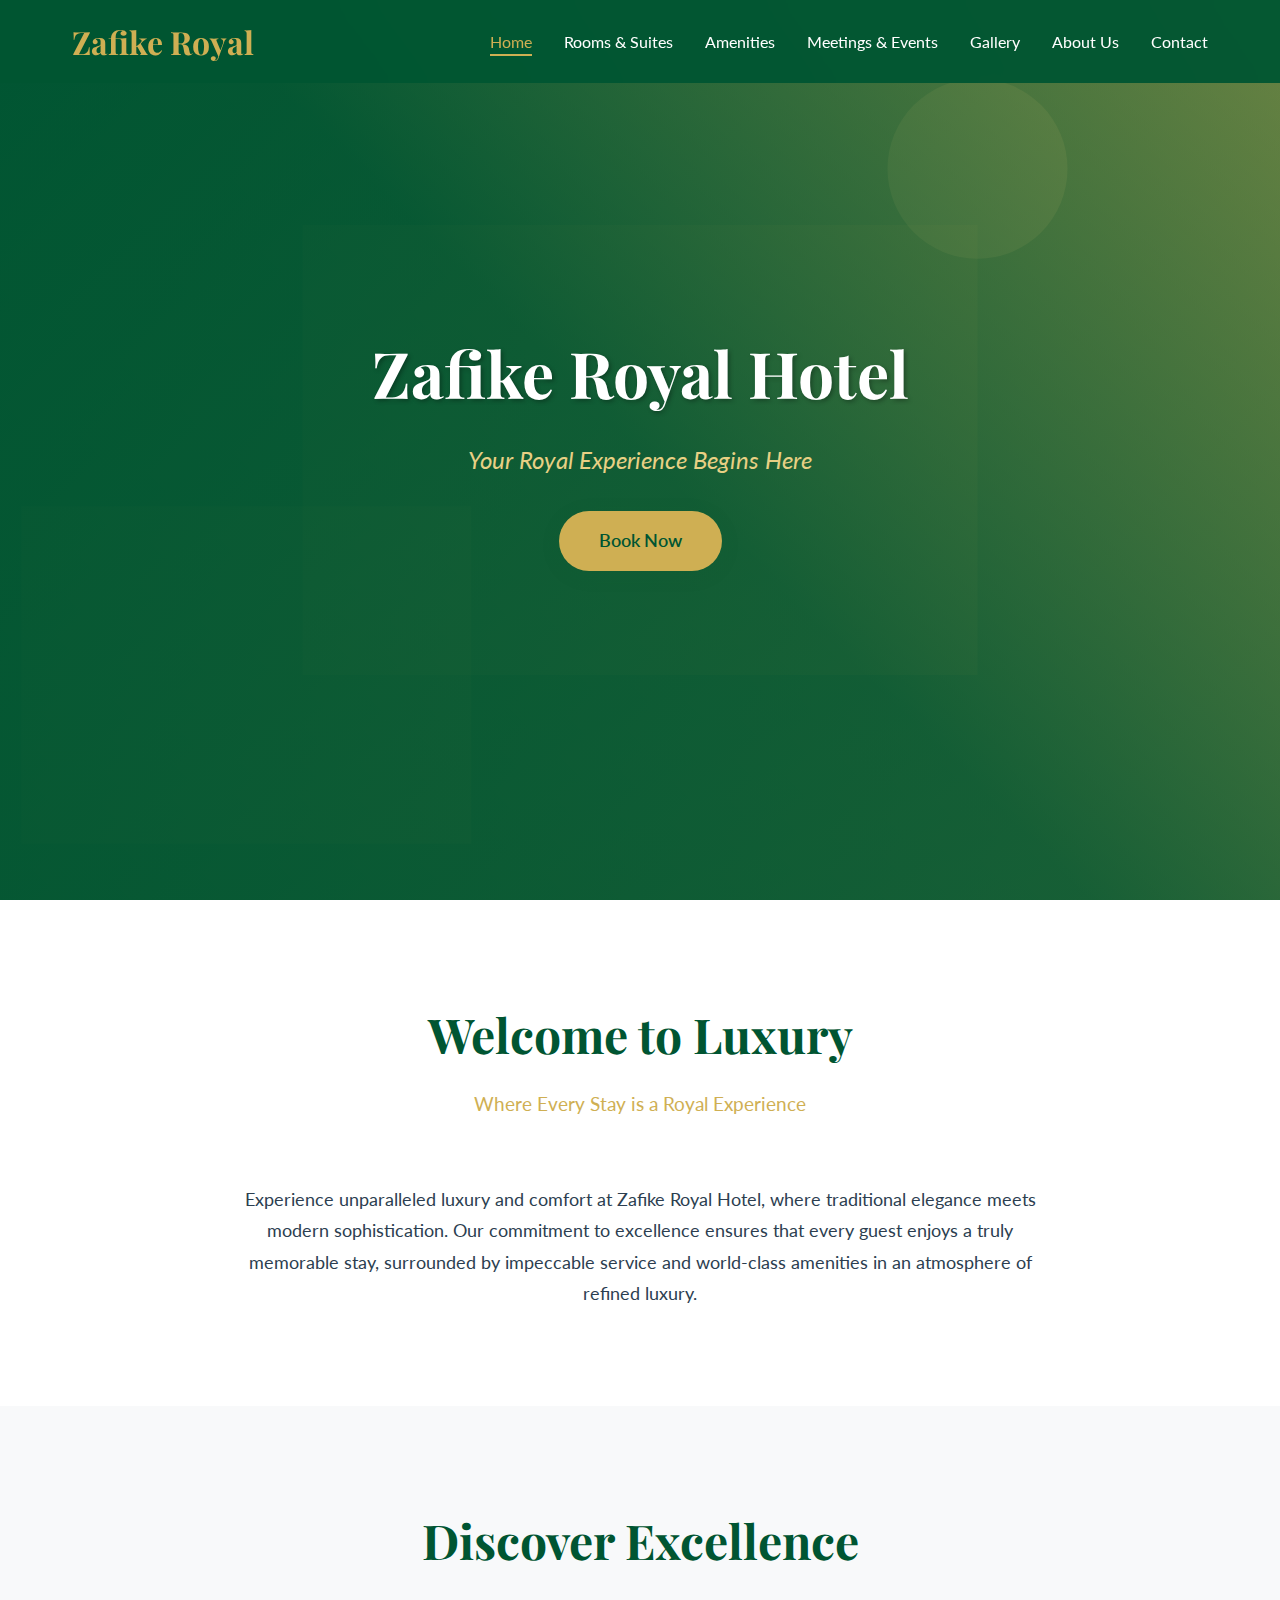
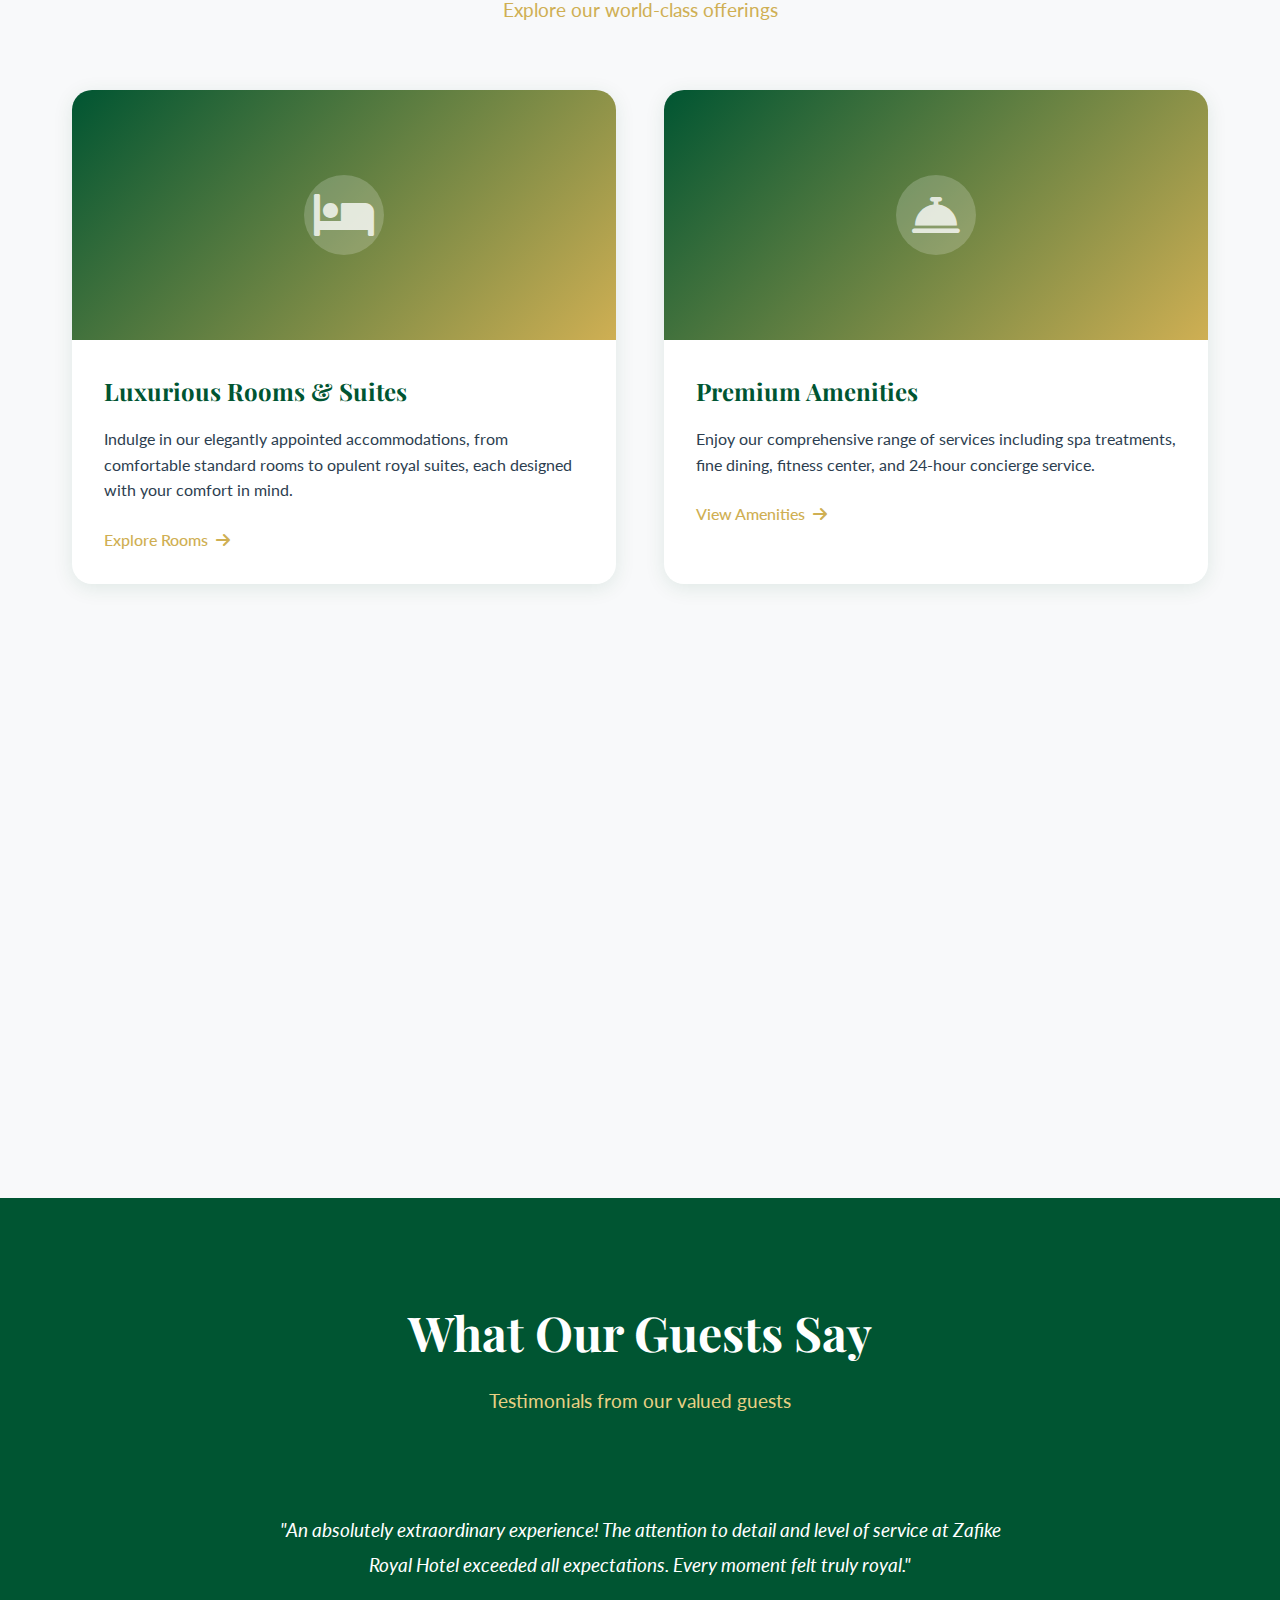
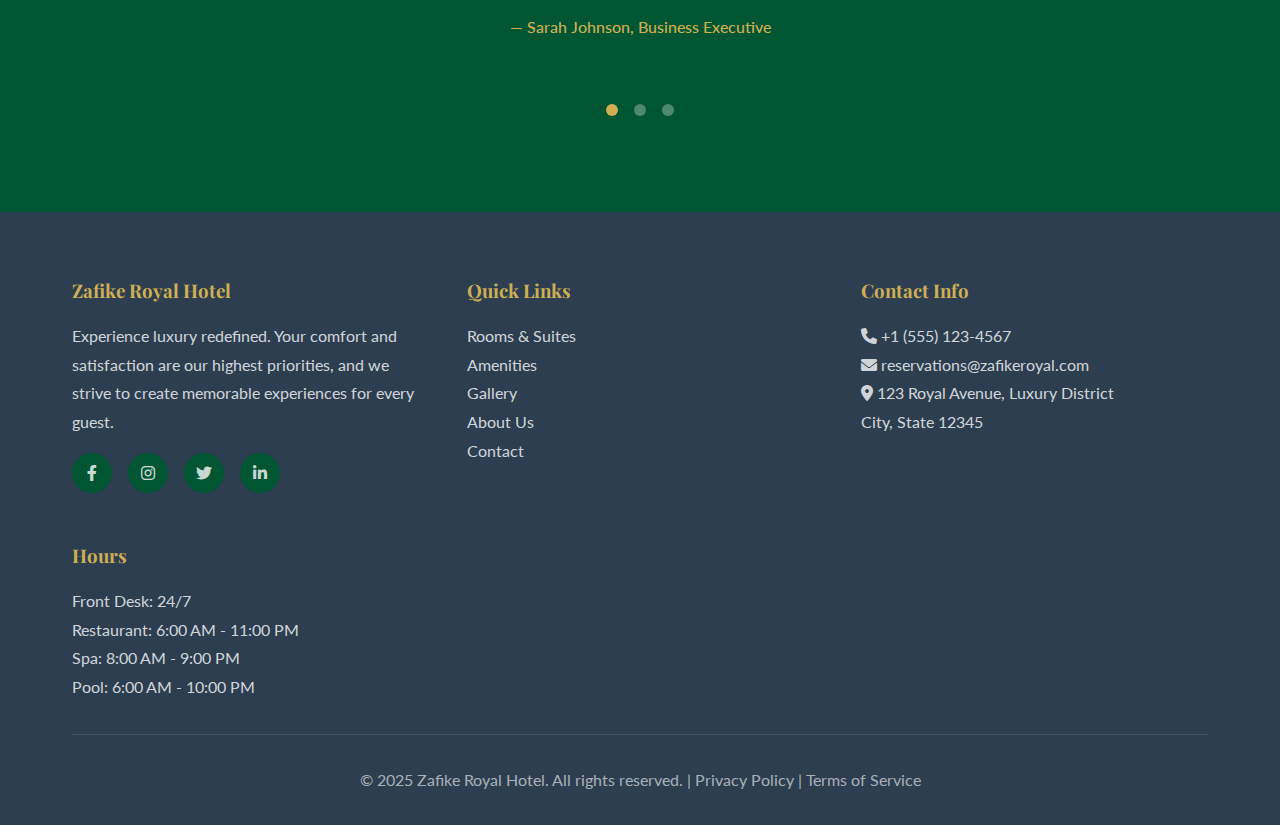
<file: index.html>
<!DOCTYPE html>
<html lang="en">
<head>
    <meta charset="UTF-8">
    <meta name="viewport" content="width=device-width, initial-scale=1.0">
    <title>Zafike Royal Hotel - Your Royal Experience Begins Here</title>
    <link href="https://fonts.googleapis.com/css2?family=Playfair+Display:wght@400;600;700&family=Lato:wght@300;400;500&display=swap" rel="stylesheet">
    <link href="https://cdnjs.cloudflare.com/ajax/libs/font-awesome/6.0.0/css/all.min.css" rel="stylesheet">
    <style>
        * {
            margin: 0;
            padding: 0;
            box-sizing: border-box;
        }

        :root {
            --forest-green: #005532;
            --golden-yellow: #CFAF53;
            --light-gold: #E8D084;
            --white: #ffffff;
            --light-gray: #f8f9fa;
            --text-dark: #2c3e50;
            --shadow-light: 0 4px 20px rgba(0, 85, 50, 0.1);
            --shadow-medium: 0 8px 30px rgba(0, 85, 50, 0.15);
            --transition: all 0.3s ease;
        }

        body {
            font-family: 'Lato', sans-serif;
            line-height: 1.6;
            color: var(--text-dark);
            overflow-x: hidden;
        }

        /* Navigation */
        .navbar {
            position: fixed;
            top: 0;
            width: 100%;
            background: rgba(0, 85, 50, 0.95);
            backdrop-filter: blur(10px);
            z-index: 1000;
            padding: 1rem 0;
            transition: var(--transition);
        }

        .navbar.scrolled {
            background: var(--forest-green);
            box-shadow: var(--shadow-medium);
        }

        .nav-container {
            max-width: 1200px;
            margin: 0 auto;
            display: flex;
            justify-content: space-between;
            align-items: center;
            padding: 0 2rem;
        }

        .logo {
            font-family: 'Playfair Display', serif;
            font-size: 2rem;
            font-weight: 700;
            color: var(--golden-yellow);
            text-decoration: none;
            transition: var(--transition);
        }

        .logo:hover {
            transform: scale(1.05);
        }

        .nav-menu {
            display: flex;
            list-style: none;
            gap: 2rem;
        }

        .nav-menu a {
            color: var(--white);
            text-decoration: none;
            font-weight: 400;
            position: relative;
            transition: var(--transition);
        }
        .nav-menu a.active,
        .nav-menu a:hover {
            color: var(--golden-yellow);
        }
         .nav-menu a::after {
            content: '';
            position: absolute;
            bottom: -5px;
            left: 0;
            width: 0;
            height: 2px;
            background: var(--golden-yellow);
            transition: var(--transition);
        }

        .nav-menu a:hover::after,
        .nav-menu a.active::after {
            width: 100%;
        }


        .nav-menu a::after {
            content: '';
            position: absolute;
            bottom: -5px;
            left: 0;
            width: 0;
            height: 2px;
            background: var(--golden-yellow);
            transition: var(--transition);
        }

        .nav-menu a:hover::after {
            width: 100%;
        }

        .mobile-menu {
            display: none;
            flex-direction: column;
            cursor: pointer;
        }

        .mobile-menu span {
            width: 25px;
            height: 3px;
            background: var(--white);
            margin: 3px 0;
            transition: var(--transition);
        }

        /* Hero Section */
        .hero {
            height: 100vh;
            background: linear-gradient(135deg, rgba(0, 85, 50, 0.7), rgba(207, 175, 83, 0.3)),
                        url('data:image/svg+xml,<svg xmlns="http://www.w3.org/2000/svg" viewBox="0 0 1200 800"><rect fill="%23005532" width="1200" height="800"/><rect fill="%23CFAF53" width="600" height="400" x="300" y="200" opacity="0.1"/><circle fill="%23E8D084" cx="900" cy="150" r="80" opacity="0.2"/><rect fill="%23CFAF53" width="400" height="300" x="50" y="450" opacity="0.1"/></svg>');
            background-size: cover;
            background-position: center;
            display: flex;
            align-items: center;
            justify-content: center;
            text-align: center;
            position: relative;
            overflow: hidden;
        }

        .hero::before {
            content: '';
            position: absolute;
            top: 0;
            left: 0;
            width: 100%;
            height: 100%;
            background: linear-gradient(45deg, 
                rgba(0, 85, 50, 0.8) 0%, 
                rgba(0, 85, 50, 0.6) 50%, 
                rgba(207, 175, 83, 0.4) 100%);
            z-index: 1;
        }

        .hero-content {
            position: relative;
            z-index: 2;
            max-width: 800px;
            padding: 2rem;
            animation: fadeInUp 1s ease-out;
        }

        .hero h1 {
            font-family: 'Playfair Display', serif;
            font-size: 4rem;
            font-weight: 700;
            color: var(--white);
            margin-bottom: 1rem;
            text-shadow: 2px 2px 4px rgba(0, 0, 0, 0.3);
        }

        .hero-tagline {
            font-size: 1.5rem;
            color: var(--light-gold);
            margin-bottom: 2rem;
            font-style: italic;
        }

        .cta-button {
            display: inline-block;
            background: var(--golden-yellow);
            color: var(--forest-green);
            padding: 1rem 2.5rem;
            font-size: 1.1rem;
            font-weight: 600;
            text-decoration: none;
            border-radius: 50px;
            transition: var(--transition);
            box-shadow: var(--shadow-light);
            position: relative;
            overflow: hidden;
        }

        .cta-button::before {
            content: '';
            position: absolute;
            top: 0;
            left: -100%;
            width: 100%;
            height: 100%;
            background: linear-gradient(90deg, transparent, rgba(255, 255, 255, 0.3), transparent);
            transition: var(--transition);
        }

        .cta-button:hover {
            transform: translateY(-3px);
            box-shadow: 0 8px 25px rgba(207, 175, 83, 0.4);
        }

        .cta-button:hover::before {
            left: 100%;
        }

        /* Welcome Section */
        .welcome {
            padding: 6rem 0;
            background: var(--white);
        }

        .container {
            max-width: 1200px;
            margin: 0 auto;
            padding: 0 2rem;
        }

        .section-header {
            text-align: center;
            margin-bottom: 4rem;
        }

        .section-title {
            font-family: 'Playfair Display', serif;
            font-size: 3rem;
            color: var(--forest-green);
            margin-bottom: 1rem;
        }

        .section-subtitle {
            font-size: 1.2rem;
            color: var(--golden-yellow);
            margin-bottom: 2rem;
        }

        .welcome-content {
            text-align: center;
            font-size: 1.1rem;
            line-height: 1.8;
            max-width: 800px;
            margin: 0 auto;
            color: var(--text-dark);
        }

        /* Preview Sections */
        .previews {
            padding: 6rem 0;
            background: var(--light-gray);
        }

        .preview-grid {
            display: grid;
            grid-template-columns: repeat(auto-fit, minmax(350px, 1fr));
            gap: 3rem;
            margin-top: 4rem;
        }

        .preview-card {
            background: var(--white);
            border-radius: 20px;
            overflow: hidden;
            box-shadow: var(--shadow-light);
            transition: var(--transition);
            position: relative;
        }

        .preview-card:hover {
            transform: translateY(-10px);
            box-shadow: var(--shadow-medium);
        }

        .preview-image {
            height: 250px;
            background: linear-gradient(135deg, var(--forest-green), var(--golden-yellow));
            position: relative;
            overflow: hidden;
        }

        .preview-image::before {
            content: '';
            position: absolute;
            top: 50%;
            left: 50%;
            transform: translate(-50%, -50%);
            width: 80px;
            height: 80px;
            background: rgba(255, 255, 255, 0.2);
            border-radius: 50%;
            display: flex;
            align-items: center;
            justify-content: center;
        }

        .preview-content {
            padding: 2rem;
        }

        .preview-title {
            font-family: 'Playfair Display', serif;
            font-size: 1.5rem;
            color: var(--forest-green);
            margin-bottom: 1rem;
        }

        .preview-text {
            color: var(--text-dark);
            margin-bottom: 1.5rem;
            line-height: 1.6;
        }

        .preview-link {
            color: var(--golden-yellow);
            text-decoration: none;
            font-weight: 500;
            display: inline-flex;
            align-items: center;
            gap: 0.5rem;
            transition: var(--transition);
        }

        .preview-link:hover {
            transform: translateX(5px);
        }

        /* Testimonials */
        .testimonials {
            padding: 6rem 0;
            background: var(--forest-green);
            color: var(--white);
        }

        .testimonial-slider {
            position: relative;
            max-width: 800px;
            margin: 4rem auto 0;
        }

        .testimonial {
            text-align: center;
            padding: 2rem;
            display: none;
        }

        .testimonial.active {
            display: block;
            animation: fadeIn 0.5s ease-in-out;
        }

        .testimonial-text {
            font-size: 1.2rem;
            font-style: italic;
            margin-bottom: 2rem;
            line-height: 1.8;
        }

        .testimonial-author {
            font-weight: 500;
            color: var(--golden-yellow);
        }

        .testimonial-dots {
            display: flex;
            justify-content: center;
            gap: 1rem;
            margin-top: 2rem;
        }

        .dot {
            width: 12px;
            height: 12px;
            border-radius: 50%;
            background: rgba(255, 255, 255, 0.3);
            cursor: pointer;
            transition: var(--transition);
        }

        .dot.active {
            background: var(--golden-yellow);
        }

        /* Footer */
        .footer {
            background: var(--text-dark);
            color: var(--white);
            padding: 4rem 0 2rem;
        }

        .footer-content {
            display: grid;
            grid-template-columns: repeat(auto-fit, minmax(250px, 1fr));
            gap: 3rem;
            margin-bottom: 2rem;
        }

        .footer-section h3 {
            font-family: 'Playfair Display', serif;
            color: var(--golden-yellow);
            margin-bottom: 1rem;
        }

        .footer-section p, .footer-section a {
            color: rgba(255, 255, 255, 0.8);
            text-decoration: none;
            line-height: 1.8;
        }

        .footer-section a:hover {
            color: var(--golden-yellow);
        }

        .social-links {
            display: flex;
            gap: 1rem;
            margin-top: 1rem;
        }

        .social-links a {
            display: flex;
            align-items: center;
            justify-content: center;
            width: 40px;
            height: 40px;
            background: var(--forest-green);
            border-radius: 50%;
            transition: var(--transition);
        }

        .social-links a:hover {
            background: var(--golden-yellow);
            transform: translateY(-3px);
        }

        .footer-bottom {
            text-align: center;
            padding-top: 2rem;
            border-top: 1px solid rgba(255, 255, 255, 0.1);
            color: rgba(255, 255, 255, 0.6);
        }

        /* Animations */
        @keyframes fadeInUp {
            from {
                opacity: 0;
                transform: translateY(30px);
            }
            to {
                opacity: 1;
                transform: translateY(0);
            }
        }

        @keyframes fadeIn {
            from { opacity: 0; }
            to { opacity: 1; }
        }

        /* Responsive Design */
        @media (max-width: 768px) {
            .nav-menu {
                display: none;
            }

            .mobile-menu {
                display: flex;
            }

            .hero h1 {
                font-size: 2.5rem;
            }

            .hero-tagline {
                font-size: 1.2rem;
            }

            .section-title {
                font-size: 2.2rem;
            }

            .preview-grid {
                grid-template-columns: 1fr;
                gap: 2rem;
            }

            .footer-content {
                grid-template-columns: 1fr;
                text-align: center;
            }
        }

        @media (max-width: 480px) {
            .hero h1 {
                font-size: 2rem;
            }

            .container {
                padding: 0 1rem;
            }

            .preview-card {
                margin: 0 1rem;
            }
        }

        /* Loading Animation */
        .fade-in {
            animation: fadeInUp 0.8s ease-out forwards;
        }

        .preview-card:nth-child(1) { animation-delay: 0.1s; }
        .preview-card:nth-child(2) { animation-delay: 0.2s; }
        .preview-card:nth-child(3) { animation-delay: 0.3s; }
    </style>
</head>
<body>
    <!-- Navigation -->
    <nav class="navbar" id="navbar">
        <div class="nav-container">
            <a href="#" class="logo">Zafike Royal</a>
            <ul class="nav-menu">
                <li><a href="#home" class="active">Home</a></li>
                <li><a href="room.html">Rooms & Suites</a></li>
                <li><a href="amneitites.html">Amenities</a></li>
                 <li><a href="Meeting.html">Meetings & Events</a></li>
                <li><a href="gallery.html">Gallery</a></li>
                <li><a href="about.html">About Us</a></li>
                <li><a href="contact.html">Contact</a></li>
            </ul>
            <div class="mobile-menu">
                <span></span>
                <span></span>
                <span></span>
            </div>
        </div>
    </nav>

    <!-- Hero Section -->
    <section class="hero" id="home">
        <div class="hero-content">
            <h1>Zafike Royal Hotel</h1>
            <p class="hero-tagline">Your Royal Experience Begins Here</p>
            <a href="#book" class="cta-button">Book Now</a>
        </div>
    </section>

    <!-- Welcome Section -->
    <section class="welcome">
        <div class="container">
            <div class="section-header">
                <h2 class="section-title">Welcome to Luxury</h2>
                <p class="section-subtitle">Where Every Stay is a Royal Experience</p>
            </div>
            <div class="welcome-content">
                <p>Experience unparalleled luxury and comfort at Zafike Royal Hotel, where traditional elegance meets modern sophistication. Our commitment to excellence ensures that every guest enjoys a truly memorable stay, surrounded by impeccable service and world-class amenities in an atmosphere of refined luxury.</p>
            </div>
        </div>
    </section>

    <!-- Preview Sections -->
    <section class="previews">
        <div class="container">
            <div class="section-header">
                <h2 class="section-title">Discover Excellence</h2>
                <p class="section-subtitle">Explore our world-class offerings</p>
            </div>
            <div class="preview-grid">
                <div class="preview-card fade-in">
                    <div class="preview-image">
                        <i class="fas fa-bed" style="position: absolute; top: 50%; left: 50%; transform: translate(-50%, -50%); font-size: 3rem; color: rgba(255,255,255,0.8);"></i>
                    </div>
                    <div class="preview-content">
                        <h3 class="preview-title">Luxurious Rooms & Suites</h3>
                        <p class="preview-text">Indulge in our elegantly appointed accommodations, from comfortable standard rooms to opulent royal suites, each designed with your comfort in mind.</p>
                        <a href="#rooms" class="preview-link">
                            Explore Rooms <i class="fas fa-arrow-right"></i>
                        </a>
                    </div>
                </div>

                <div class="preview-card fade-in">
                    <div class="preview-image">
                        <i class="fas fa-concierge-bell" style="position: absolute; top: 50%; left: 50%; transform: translate(-50%, -50%); font-size: 3rem; color: rgba(255,255,255,0.8);"></i>
                    </div>
                    <div class="preview-content">
                        <h3 class="preview-title">Premium Amenities</h3>
                        <p class="preview-text">Enjoy our comprehensive range of services including spa treatments, fine dining, fitness center, and 24-hour concierge service.</p>
                        <a href="#amenities" class="preview-link">
                            View Amenities <i class="fas fa-arrow-right"></i>
                        </a>
                    </div>
                </div>

                <div class="preview-card fade-in">
                    <div class="preview-image">
                        <i class="fas fa-images" style="position: absolute; top: 50%; left: 50%; transform: translate(-50%, -50%); font-size: 3rem; color: rgba(255,255,255,0.8);"></i>
                    </div>
                    <div class="preview-content">
                        <h3 class="preview-title">Stunning Gallery</h3>
                        <p class="preview-text">Take a visual journey through our beautiful property, from our grand lobby to our exquisite dining spaces and tranquil gardens.</p>
                        <a href="#gallery" class="preview-link">
                            View Gallery <i class="fas fa-arrow-right"></i>
                        </a>
                    </div>
                </div>
            </div>
        </div>
    </section>

    <!-- Testimonials -->
    <section class="testimonials">
        <div class="container">
            <div class="section-header">
                <h2 class="section-title" style="color: white;">What Our Guests Say</h2>
                <p class="section-subtitle" style="color: #E8D084;">Testimonials from our valued guests</p>
            </div>
            <div class="testimonial-slider">
                <div class="testimonial active">
                    <p class="testimonial-text">"An absolutely extraordinary experience! The attention to detail and level of service at Zafike Royal Hotel exceeded all expectations. Every moment felt truly royal."</p>
                    <p class="testimonial-author">— Sarah Johnson, Business Executive</p>
                </div>
                <div class="testimonial">
                    <p class="testimonial-text">"The perfect blend of luxury and comfort. The staff went above and beyond to make our anniversary celebration unforgettable. We'll definitely be returning!"</p>
                    <p class="testimonial-author">— Michael & Emma Thompson, Celebrating 25th Anniversary</p>
                </div>
                <div class="testimonial">
                    <p class="testimonial-text">"From the moment we arrived, we felt like royalty. The amenities are world-class and the location is perfect. Highly recommend for anyone seeking true luxury."</p>
                    <p class="testimonial-author">— Dr. James Williams, Frequent Traveler</p>
                </div>
                <div class="testimonial-dots">
                    <span class="dot active" onclick="currentSlide(1)"></span>
                    <span class="dot" onclick="currentSlide(2)"></span>
                    <span class="dot" onclick="currentSlide(3)"></span>
                </div>
            </div>
        </div>
    </section>

    <!-- Footer -->
    <footer class="footer">
        <div class="container">
            <div class="footer-content">
                <div class="footer-section">
                    <h3>Zafike Royal Hotel</h3>
                    <p>Experience luxury redefined. Your comfort and satisfaction are our highest priorities, and we strive to create memorable experiences for every guest.</p>
                    <div class="social-links">
                        <a href="#"><i class="fab fa-facebook-f"></i></a>
                        <a href="#"><i class="fab fa-instagram"></i></a>
                        <a href="#"><i class="fab fa-twitter"></i></a>
                        <a href="#"><i class="fab fa-linkedin-in"></i></a>
                    </div>
                </div>
                <div class="footer-section">
                    <h3>Quick Links</h3>
                    <p><a href="#rooms">Rooms & Suites</a></p>
                    <p><a href="#amenities">Amenities</a></p>
                    <p><a href="#gallery">Gallery</a></p>
                    <p><a href="#about">About Us</a></p>
                    <p><a href="#contact">Contact</a></p>
                </div>
                <div class="footer-section">
                    <h3>Contact Info</h3>
                    <p><i class="fas fa-phone"></i> +1 (555) 123-4567</p>
                    <p><i class="fas fa-envelope"></i> reservations@zafikeroyal.com</p>
                    <p><i class="fas fa-map-marker-alt"></i> 123 Royal Avenue, Luxury District</p>
                    <p>City, State 12345</p>
                </div>
                <div class="footer-section">
                    <h3>Hours</h3>
                    <p>Front Desk: 24/7</p>
                    <p>Restaurant: 6:00 AM - 11:00 PM</p>
                    <p>Spa: 8:00 AM - 9:00 PM</p>
                    <p>Pool: 6:00 AM - 10:00 PM</p>
                </div>
            </div>
            <div class="footer-bottom">
                <p>&copy; 2025 Zafike Royal Hotel. All rights reserved. | Privacy Policy | Terms of Service</p>
            </div>
        </div>
    </footer>

    <script>
        // Navbar scroll effect
        window.addEventListener('scroll', function() {
            const navbar = document.getElementById('navbar');
            if (window.scrollY > 100) {
                navbar.classList.add('scrolled');
            } else {
                navbar.classList.remove('scrolled');
            }
        });

        // Testimonial slider
        let slideIndex = 1;
        const slides = document.querySelectorAll('.testimonial');
        const dots = document.querySelectorAll('.dot');

        function showSlide(n) {
            if (n > slides.length) slideIndex = 1;
            if (n < 1) slideIndex = slides.length;
            
            slides.forEach(slide => slide.classList.remove('active'));
            dots.forEach(dot => dot.classList.remove('active'));
            
            slides[slideIndex - 1].classList.add('active');
            dots[slideIndex - 1].classList.add('active');
        }

        function currentSlide(n) {
            showSlide(slideIndex = n);
        }

        // Auto-advance testimonials
        setInterval(() => {
            slideIndex++;
            showSlide(slideIndex);
        }, 5000);

        // Smooth scrolling for navigation links
        document.querySelectorAll('a[href^="#"]').forEach(anchor => {
            anchor.addEventListener('click', function (e) {
                e.preventDefault();
                const target = document.querySelector(this.getAttribute('href'));
                if (target) {
                    target.scrollIntoView({
                        behavior: 'smooth',
                        block: 'start'
                    });
                }
            });
        });

        // Fade in animation on scroll
        const observerOptions = {
            threshold: 0.1,
            rootMargin: '0px 0px -50px 0px'
        };

        const observer = new IntersectionObserver((entries) => {
            entries.forEach(entry => {
                if (entry.isIntersecting) {
                    entry.target.style.opacity = '1';
                    entry.target.style.transform = 'translateY(0)';
                }
            });
        }, observerOptions);

        // Observe all fade-in elements
        document.querySelectorAll('.fade-in').forEach(el => {
            el.style.opacity = '0';
            el.style.transform = 'translateY(30px)';
            el.style.transition = 'opacity 0.8s ease, transform 0.8s ease';
            observer.observe(el);
        });

        // CTA button click effect
        document.querySelector('.cta-button').addEventListener('click', function(e) {
            e.preventDefault();
            
            // Create ripple effect
            const ripple = document.createElement('span');
            const rect = this.getBoundingClientRect();
            const size = Math.max(rect.width, rect.height);
            
            ripple.style.width = ripple.style.height = size + 'px';
            ripple.style.left = (e.clientX - rect.left - size / 2) + 'px';
            ripple.style.top = (e.clientY - rect.top - size / 2) + 'px';
            ripple.style.position = 'absolute';
            ripple.style.background = 'rgba(255, 255, 255, 0.3)';
            ripple.style.borderRadius = '50%';
            ripple.style.transform = 'scale(0)';
            ripple.style.animation = 'ripple 0.6s linear';
            ripple.style.pointerEvents = 'none';
            
            this.appendChild(ripple);
            
            setTimeout(() => {
                ripple.remove();
            }, 600);
            
            // Here you would typically redirect to booking page
            alert('Booking system integration coming soon!');
        });

        // Add ripple animation keyframes
        const style = document.createElement('style');
        style.textContent = `
            @keyframes ripple {
                to {
                    transform: scale(4);
                    opacity: 0;
                }
            }
        `;
        document.head.appendChild(style);

        // Mobile menu toggle (placeholder for future implementation)
        document.querySelector('.mobile-menu').addEventListener('click', function() {
            // Mobile menu functionality would go here
            console.log('Mobile menu clicked - implement slide-out menu');
        });

    

        // Initialize animations on page load
        window.addEventListener('load', () => {
            document.body.classList.add('loaded');
            
            // Trigger initial fade-in animations
            setTimeout(() => {
                document.querySelectorAll('.fade-in').forEach((el, index) => {
                    setTimeout(() => {
                        el.style.opacity = '1';
                        el.style.transform = 'translateY(0)';
                    }, index * 200);
                });
            }, 500);
        });
    </script>
</body>
</html>
</file>
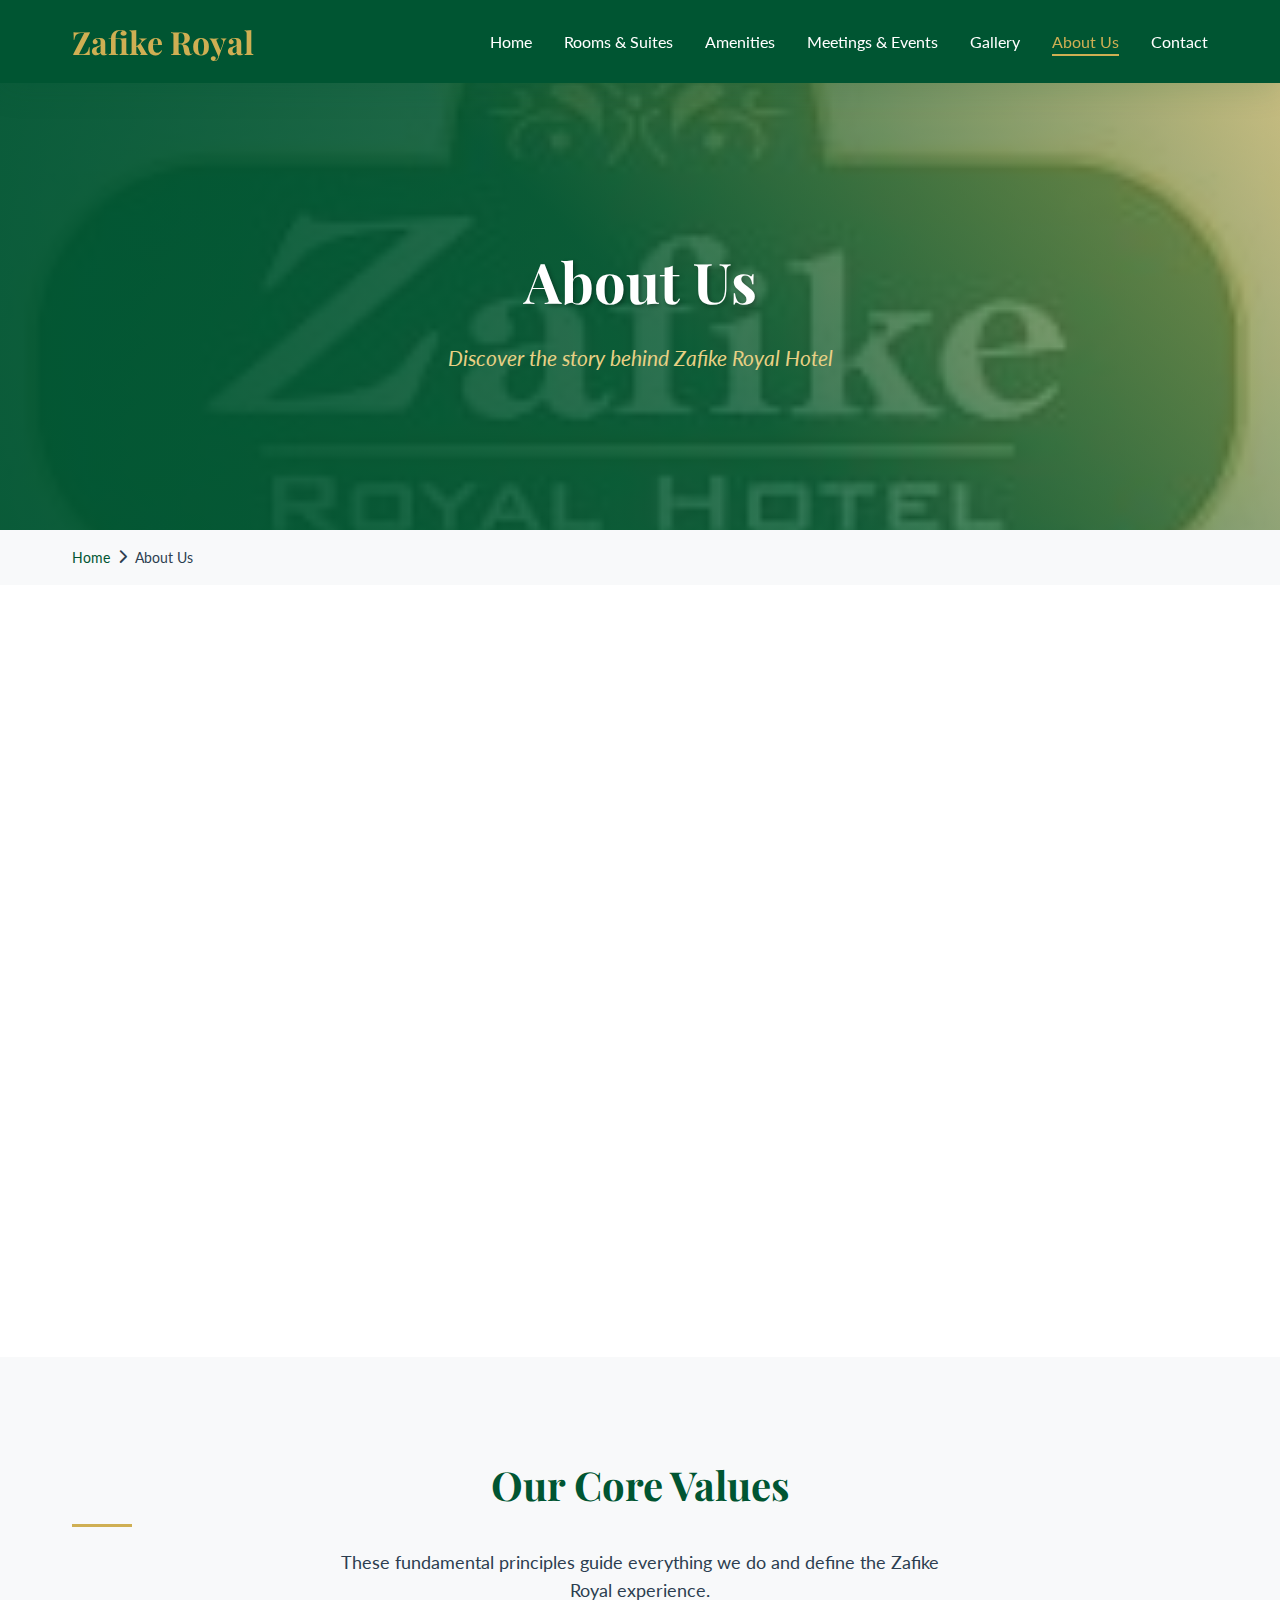
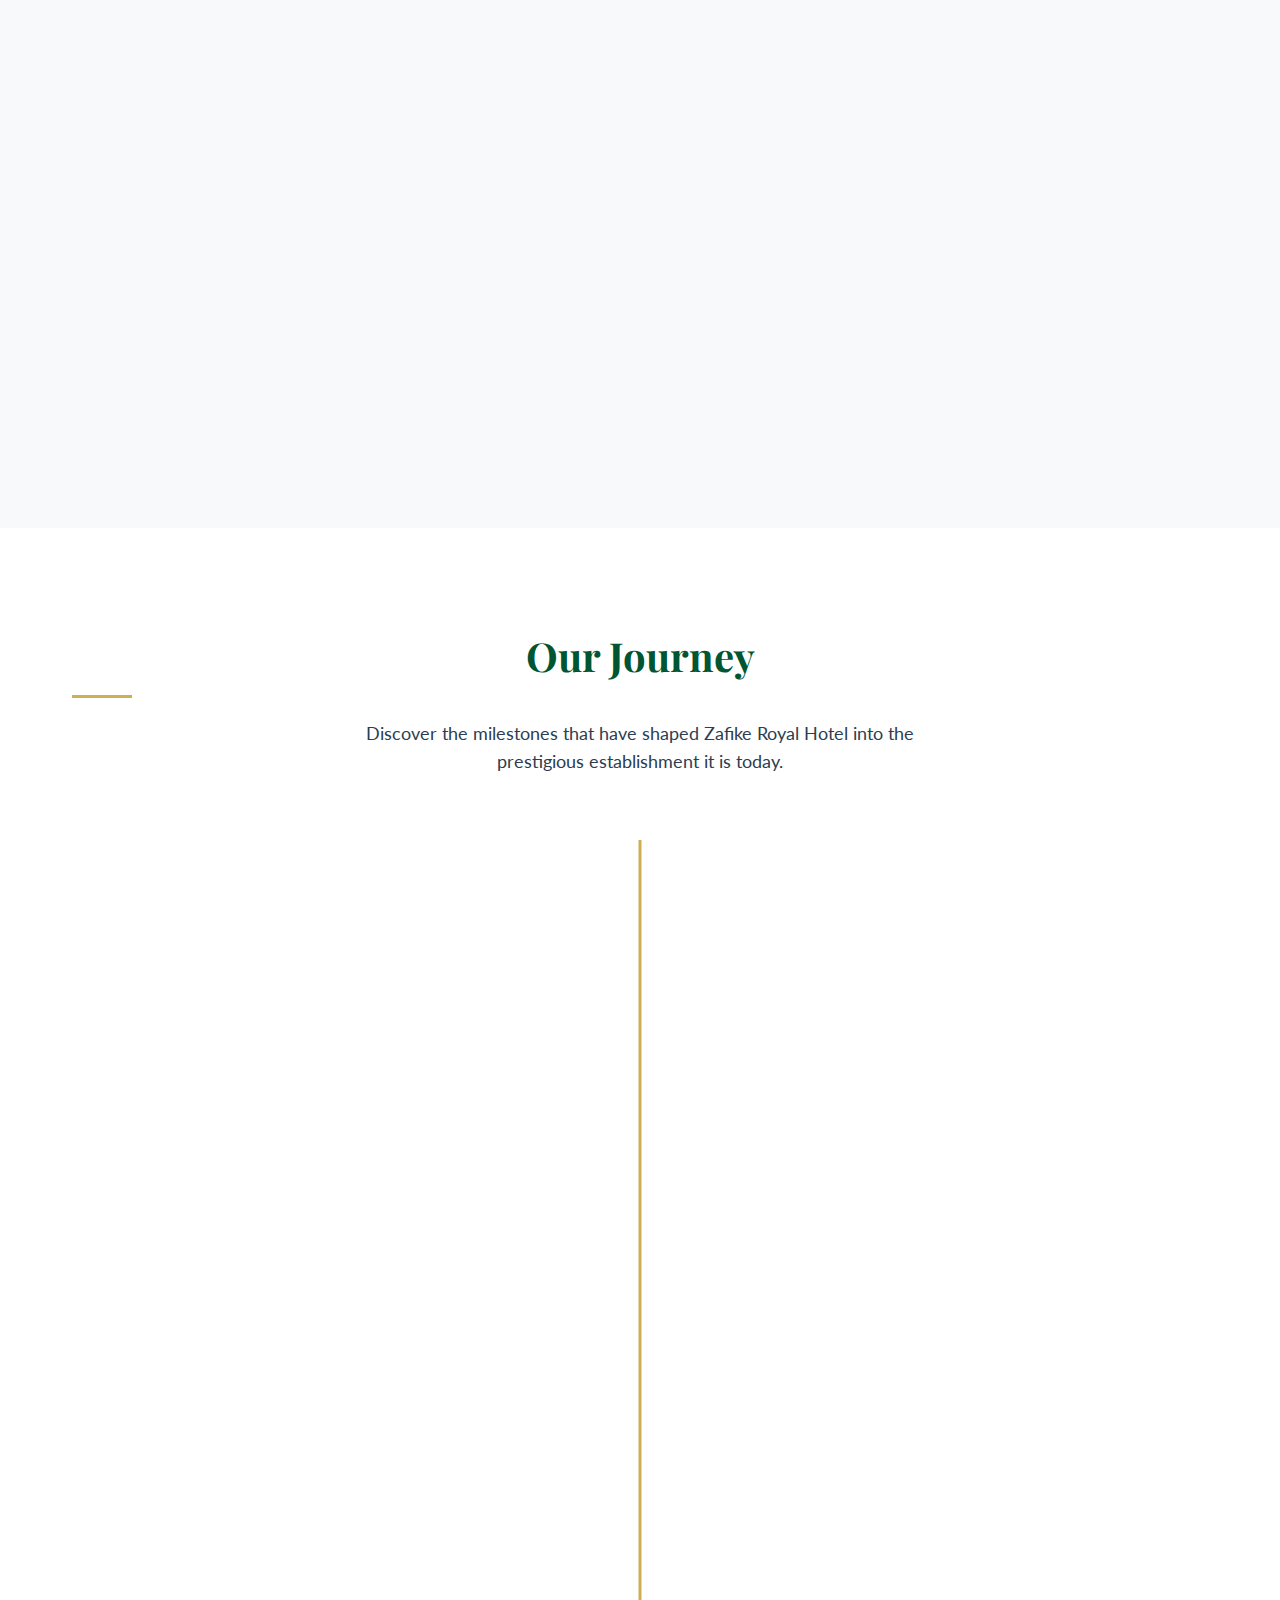
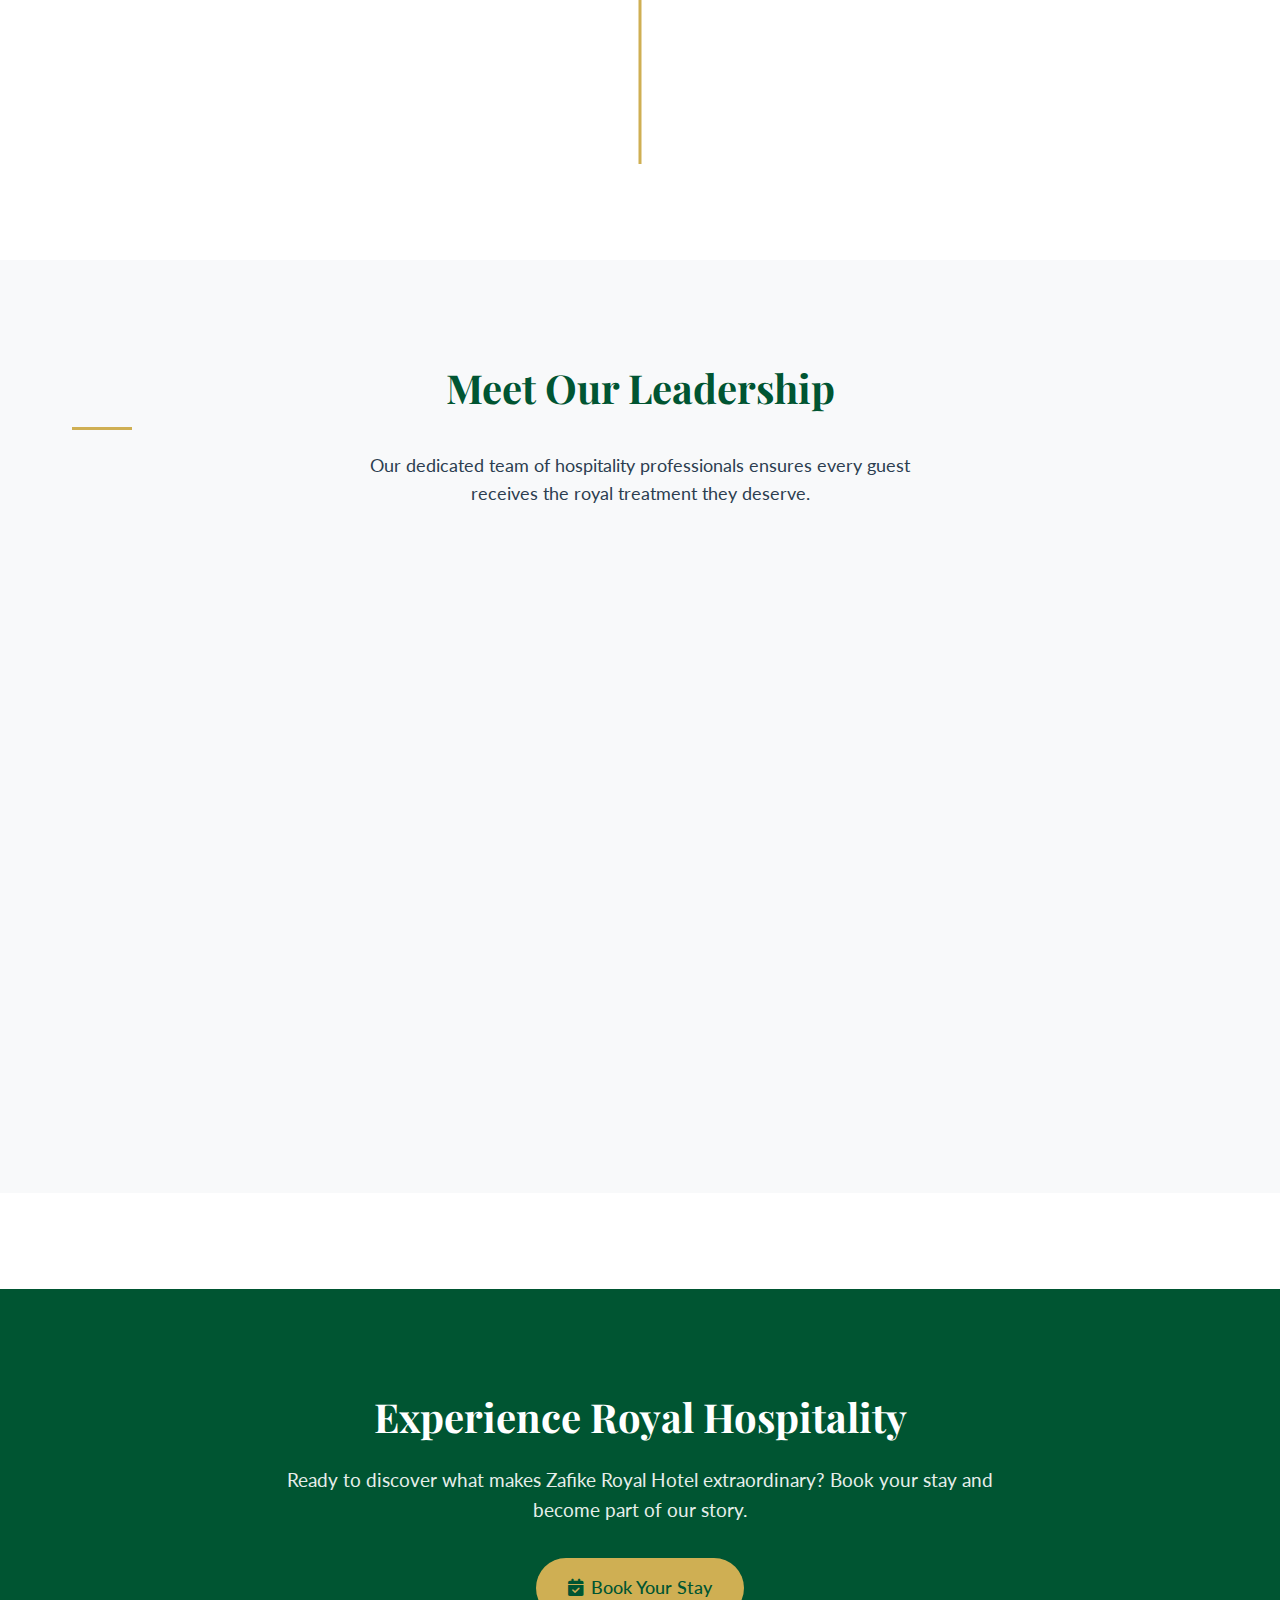
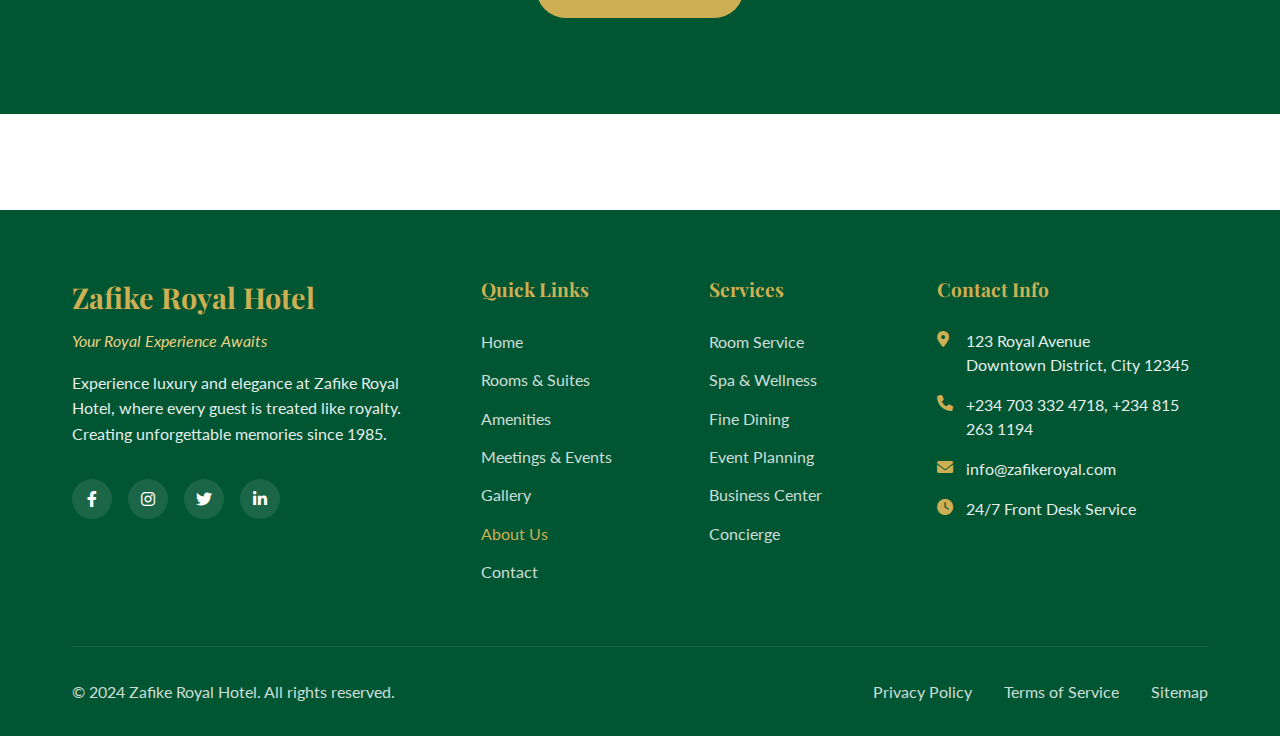
<file: about.html>
<!DOCTYPE html>
<html lang="en">
<head>
    <meta charset="UTF-8">
    <meta name="viewport" content="width=device-width, initial-scale=1.0">
    <title>Zafike Royal Hotel - About Us</title>
    <link href="https://fonts.googleapis.com/css2?family=Playfair+Display:wght@400;600;700&family=Lato:wght@300;400;500&display=swap" rel="stylesheet">
    <link href="https://cdnjs.cloudflare.com/ajax/libs/font-awesome/6.0.0/css/all.min.css" rel="stylesheet">
    <link rel="stylesheet" href="about.css">
</head>

    <!-- Navigation -->
    <nav class="navbar" id="navbar">
        <div class="nav-container">
            <a href="#" class="logo">Zafike Royal</a>
            <ul class="nav-menu">
                <li><a href="index.html">Home</a></li>
                <li><a href="room.html">Rooms & Suites</a></li>
                <li><a href="amneitites.html">Amenities</a></li>
                  <li><a href="Meeting.html" >Meetings & Events</a></li>
                <li><a href="gallery.html">Gallery</a></li>
                <li><a href="about.html" class="active">About Us</a></li>
                <li><a href="contact.html">Contact</a></li>
            </ul>
            <div class="mobile-menu">
                <span></span>
                <span></span>
                <span></span>
            </div>
        </div>
    </nav>

    <!-- Page Header -->
    <section class="page-header">
        <div class="page-header-content">
            <h1 class="page-title">About Us</h1>
            <p class="page-subtitle">Discover the story behind Zafike Royal Hotel</p>
        </div>
    </section>

    <!-- Breadcrumb -->
    <section class="breadcrumb">
        <div class="breadcrumb-container">
            <nav class="breadcrumb-nav">
                <a href="index.html">Home</a>
                <i class="fas fa-chevron-right"></i>
                <span>About Us</span>
            </nav>
        </div>
    </section>

    <!-- Main Content -->
    <section class="main-content">
        <div class="container">
            <!-- Our Story Section -->
            <div class="story-section">
                <div class="story-content">
                    <div class="story-text">
                        <h2 class="section-title">Our Story</h2>
                        <p class="story-paragraph">
                            Founded in 1985, Zafike Royal Hotel has been a beacon of luxury and hospitality for nearly four decades. What began as a vision to create an extraordinary hotel experience has evolved into one of the city's most prestigious destinations.
                        </p>
                        <p class="story-paragraph">
                            Our name "Zafike" derives from the ancient word meaning "to flourish" – a philosophy that permeates every aspect of our service. We believe that true luxury lies not just in opulent surroundings, but in the moments of genuine care and attention that make each guest feel truly special.
                        </p>
                        <p class="story-paragraph">
                            From our humble beginnings as a boutique establishment to our current status as a royal retreat, we have remained committed to providing unparalleled service, exquisite accommodations, and unforgettable experiences that exceed expectations.
                        </p>
                    </div>
                    <div class="story-image">
                        <div class="story-image-container" style="background:none; box-shadow:none; height:auto;">
                            <img src="image/5872893540332325918.jpg" alt="Zafike Royal Hotel Logo" style="width:100%; border-radius:20px;" />
                        </div>
                    </div>
                </div>
            </div>
        </div>

        <!-- Our Values Section -->
        <section class="values-section">
            <div class="values-container">
                <h2 class="section-title" style="text-align: center; margin-bottom: 2rem;">Our Core Values</h2>
                <p style="text-align: center; font-size: 1.1rem; color: var(--text-dark); max-width: 600px; margin: 0 auto;">
                    These fundamental principles guide everything we do and define the Zafike Royal experience.
                </p>
                
                <div class="values-grid">
                    <div class="value-card">
                        <div class="value-icon">
                            <i class="fas fa-crown"></i>
                        </div>
                        <h3 class="value-title">Excellence</h3>
                        <p class="value-description">
                            We pursue perfection in every detail, from the thread count of our linens to the temperature of your welcome drink. Excellence isn't just our standard – it's our passion.
                        </p>
                    </div>
                    
                    <div class="value-card">
                        <div class="value-icon">
                            <i class="fas fa-heart"></i>
                        </div>
                        <h3 class="value-title">Hospitality</h3>
                        <p class="value-description">
                            Genuine warmth and personalized service are at the heart of everything we do. We treat every guest as a member of our royal family, ensuring their comfort and satisfaction.
                        </p>
                    </div>
                    
                    <div class="value-card">
                        <div class="value-icon">
                            <i class="fas fa-leaf"></i>
                        </div>
                        <h3 class="value-title">Sustainability</h3>
                        <p class="value-description">
                            We're committed to preserving the environment for future generations through responsible practices, eco-friendly amenities, and sustainable luxury initiatives.
                        </p>
                    </div>
                </div>
            </div>
        </section>

        <div class="container">
            <!-- Our History Timeline -->
            <div class="timeline-section">
                <h2 class="section-title" style="text-align: center;">Our Journey</h2>
                <p style="text-align: center; font-size: 1.1rem; color: var(--text-dark); max-width: 600px; margin: 0 auto 2rem;">
                    Discover the milestones that have shaped Zafike Royal Hotel into the prestigious establishment it is today.
                </p>
                
                <div class="timeline">
                    <div class="timeline-item">
                        <div class="timeline-year">1985</div>
                        <div class="timeline-content">
                            <h3 class="timeline-title">The Beginning</h3>
                            <p class="timeline-description">
                                Zafike Royal Hotel opened its doors with 50 rooms, setting new standards for luxury hospitality in the city.
                            </p>
                        </div>
                    </div>
                    
                    <div class="timeline-item">
                        <div class="timeline-year">1995</div>
                        <div class="timeline-content">
                            <h3 class="timeline-title">First Expansion</h3>
                            <p class="timeline-description">
                                Added the Royal Wing with 30 additional suites and our signature spa, establishing ourselves as a luxury destination.
                            </p>
                        </div>
                    </div>
                    
                    <div class="timeline-item">
                        <div class="timeline-year">2010</div>
                        <div class="timeline-content">
                            <h3 class="timeline-title">Modern Renaissance</h3>
                            <p class="timeline-description">
                                Complete renovation integrated modern amenities while preserving our classic elegance, earning us international recognition.
                            </p>
                        </div>
                    </div>
                    
                    <div class="timeline-item">
                        <div class="timeline-year">2020</div>
                        <div class="timeline-content">
                            <h3 class="timeline-title">Sustainable Future</h3>
                            <p class="timeline-description">
                                Launched our green initiative, becoming the first carbon-neutral luxury hotel in the region while maintaining our royal standards.
                            </p>
                        </div>
                    </div>
                </div>
            </div>
        </div>

        <!-- Our Team Section -->
        <section class="team-section">
            <div class="team-container">
                <h2 class="section-title" style="text-align: center; margin-bottom: 2rem;">Meet Our Leadership</h2>
                <p style="text-align: center; font-size: 1.1rem; color: var(--text-dark); max-width: 600px; margin: 0 auto;">
                    Our dedicated team of hospitality professionals ensures every guest receives the royal treatment they deserve.
                </p>
                
                <div class="team-grid">
                    <div class="team-card">
                        <div class="team-image">
                            <i class="fas fa-user-tie team-placeholder"></i>
                        </div>
                        <div class="team-info">
                            <h3 class="team-name">Alexander Windsor</h3>
                            <p class="team-position">General Manager</p>
                            <p class="team-description">
                                With over 20 years in luxury hospitality, Alexander brings passion and excellence to every aspect of hotel operations, ensuring our guests receive truly royal treatment.
                            </p>
                        </div>
                    </div>
                    
                    <div class="team-card">
                        <div class="team-image">
                            <i class="fas fa-user-tie team-placeholder"></i>
                        </div>
                        <div class="team-info">
                            <h3 class="team-name">Isabella Chen</h3>
                            <p class="team-position">Head of Guest Relations</p>
                            <p class="team-description">
                                Isabella's attention to detail and genuine care for guest satisfaction has earned her recognition as one of the industry's finest hospitality professionals.
                            </p>
                        </div>
                    </div>
                    
                    <div class="team-card">
                        <div class="team-image">
                            <i class="fas fa-chef-hat team-placeholder"></i>
                        </div>
                        <div class="team-info">
                            <h3 class="team-name">Chef Marcus Dubois</h3>
                                 <h3 class="team-name">Chef Marcus Dubois</h3>
                            <p class="team-position">Executive Chef</p>
                            <p class="team-description">
                                Michelin-trained Chef Marcus creates culinary masterpieces that blend international flavors with local ingredients, delivering an exceptional dining experience for our guests.
                            </p>
                        </div>
                    </div>
                </div>
            </div>
        </section>

        <!-- CTA Section -->
        <section class="cta-section">
            <div class="cta-container">
                <h2 class="cta-title">Experience Royal Hospitality</h2>
                <p class="cta-description">
                    Ready to discover what makes Zafike Royal Hotel extraordinary? Book your stay and become part of our story.
                </p>
                <a href="contact.html" class="btn btn-primary">
                    <i class="fas fa-calendar-check"></i>
                    Book Your Stay
                </a>
            </div>
        </section>
    </section>

   <!-- Footer -->
    <footer class="footer">
        <div class="footer-container">
            <div class="footer-content">
                <div class="footer-section">
                    <div class="footer-logo">
                        <h3>Zafike Royal Hotel</h3>
                        <p class="footer-tagline">Your Royal Experience Awaits</p>
                    </div>
                    <p class="footer-description">
                        Experience luxury and elegance at Zafike Royal Hotel, where every guest is treated like royalty. Creating unforgettable memories since 1985.
                    </p>
                    <div class="social-links">
                        <a href="#" class="social-link"><i class="fab fa-facebook-f"></i></a>
                        <a href="#" class="social-link"><i class="fab fa-instagram"></i></a>
                        <a href="#" class="social-link"><i class="fab fa-twitter"></i></a>
                        <a href="#" class="social-link"><i class="fab fa-linkedin-in"></i></a>
                    </div>
                </div>

                <div class="footer-section">
                    <h4 class="footer-title">Quick Links</h4>
                    <ul class="footer-links">
                        <li><a href="index.html">Home</a></li>
                        <li><a href="room.html">Rooms & Suites</a></li>
                        <li><a href="amneitites.html">Amenities</a></li>
                          <li><a href="Meeting.html">Meetings & Events</a></li>
                        <li><a href="gallery.html">Gallery</a></li>
                        <li><a href="about.html" class="active">About Us</a></li>
                        <li><a href="contact.html">Contact</a></li>
                    </ul>
                </div>

                <div class="footer-section">
                    <h4 class="footer-title">Services</h4>
                    <ul class="footer-links">
                        <li><a href="#">Room Service</a></li>
                        <li><a href="#">Spa & Wellness</a></li>
                        <li><a href="#">Fine Dining</a></li>
                        <li><a href="#">Event Planning</a></li>
                        <li><a href="#">Business Center</a></li>
                        <li><a href="#">Concierge</a></li>
                    </ul>
                </div>

                <div class="footer-section">
                    <h4 class="footer-title">Contact Info</h4>
                    <div class="contact-info">
                        <div class="contact-item">
                            <i class="fas fa-map-marker-alt"></i>
                            <span>123 Royal Avenue<br>Downtown District, City 12345</span>
                        </div>
                        <div class="contact-item">
                            <i class="fas fa-phone"></i>
                          <span>+234 703 332 4718, +234 815 263 1194</span>
                        </div>
                        <div class="contact-item">
                            <i class="fas fa-envelope"></i>
                            <span>info@zafikeroyal.com</span>
                        </div>
                        <div class="contact-item">
                            <i class="fas fa-clock"></i>
                            <span>24/7 Front Desk Service</span>
                        </div>
                    </div>
                </div>
            </div>

            <div class="footer-bottom">
                <div class="footer-bottom-content">
                    <p>&copy; 2024 Zafike Royal Hotel. All rights reserved.</p>
                    <div class="footer-bottom-links">
                        <a href="#">Privacy Policy</a>
                        <a href="#">Terms of Service</a>
                        <a href="#">Sitemap</a>
                    </div>
                </div>
            </div>
        </div>
    </footer>


    <script src="about.js"></script>
</body>
</html>
</file>
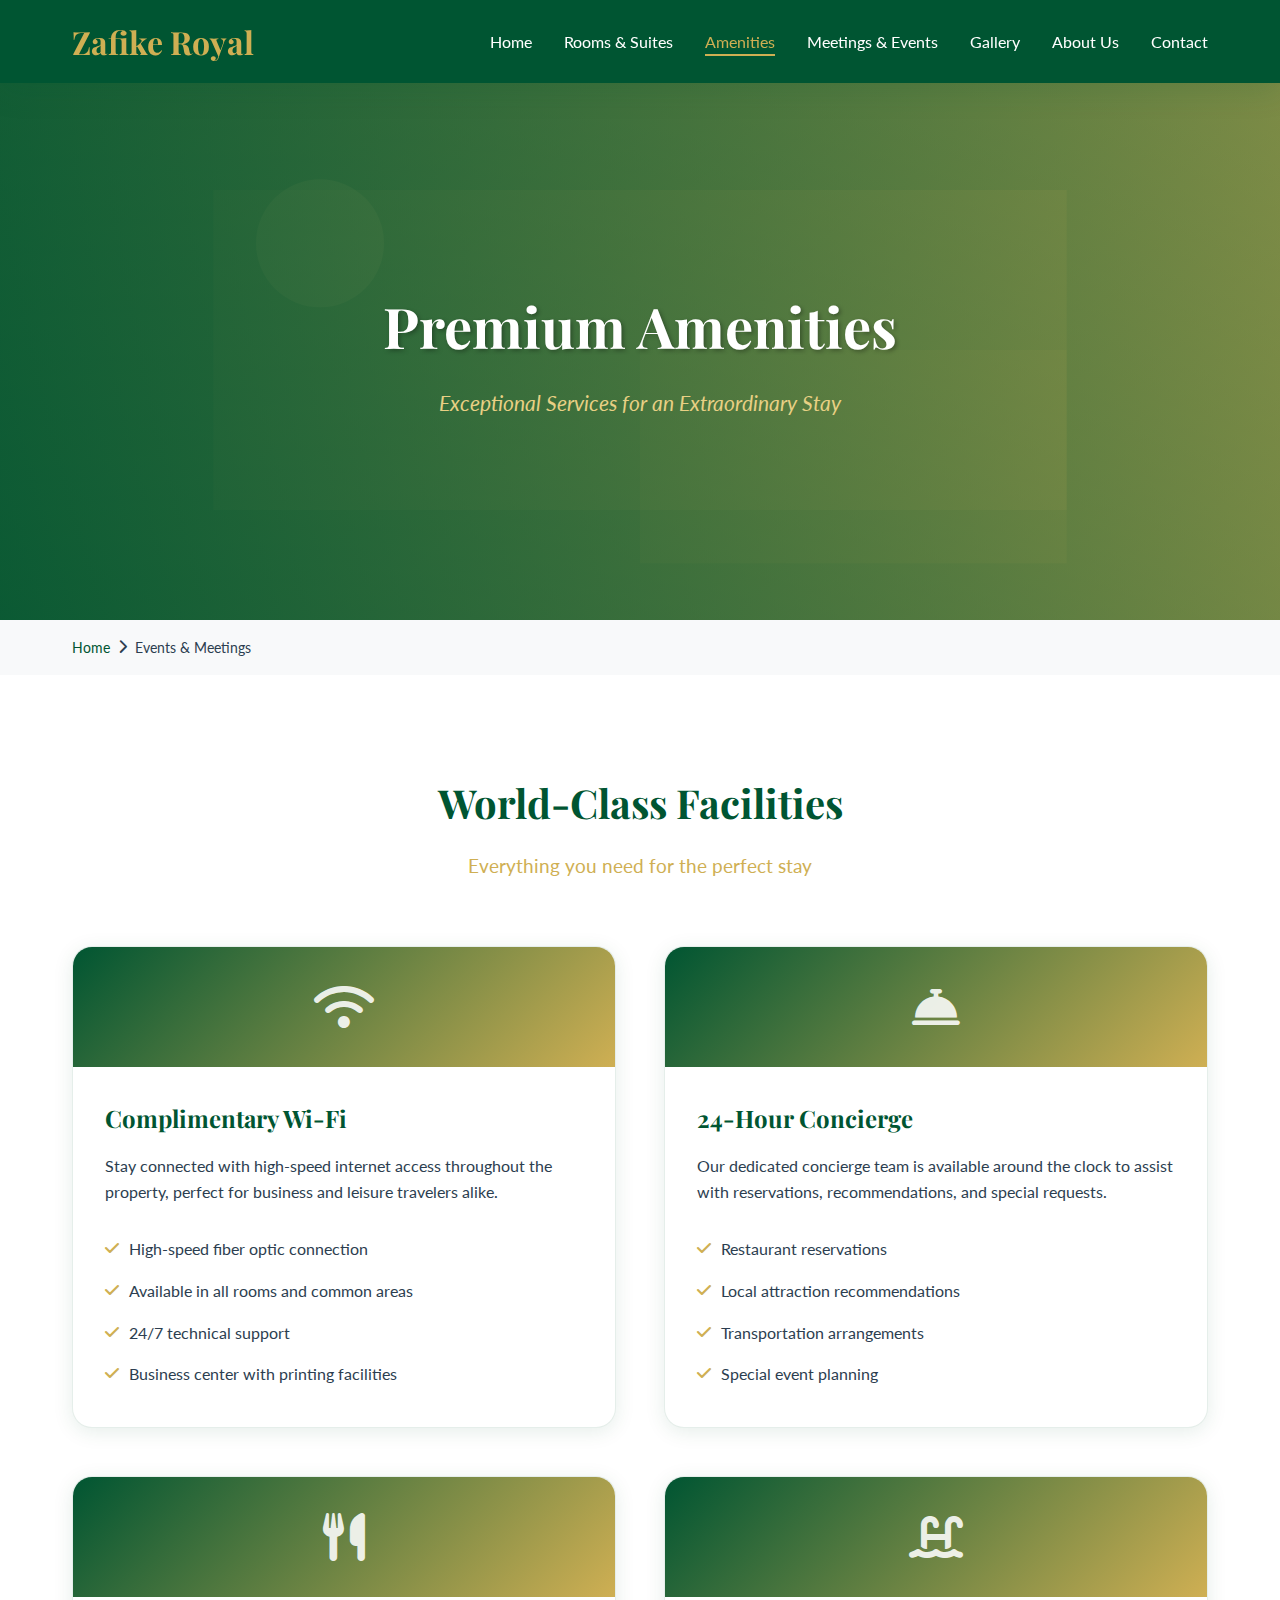
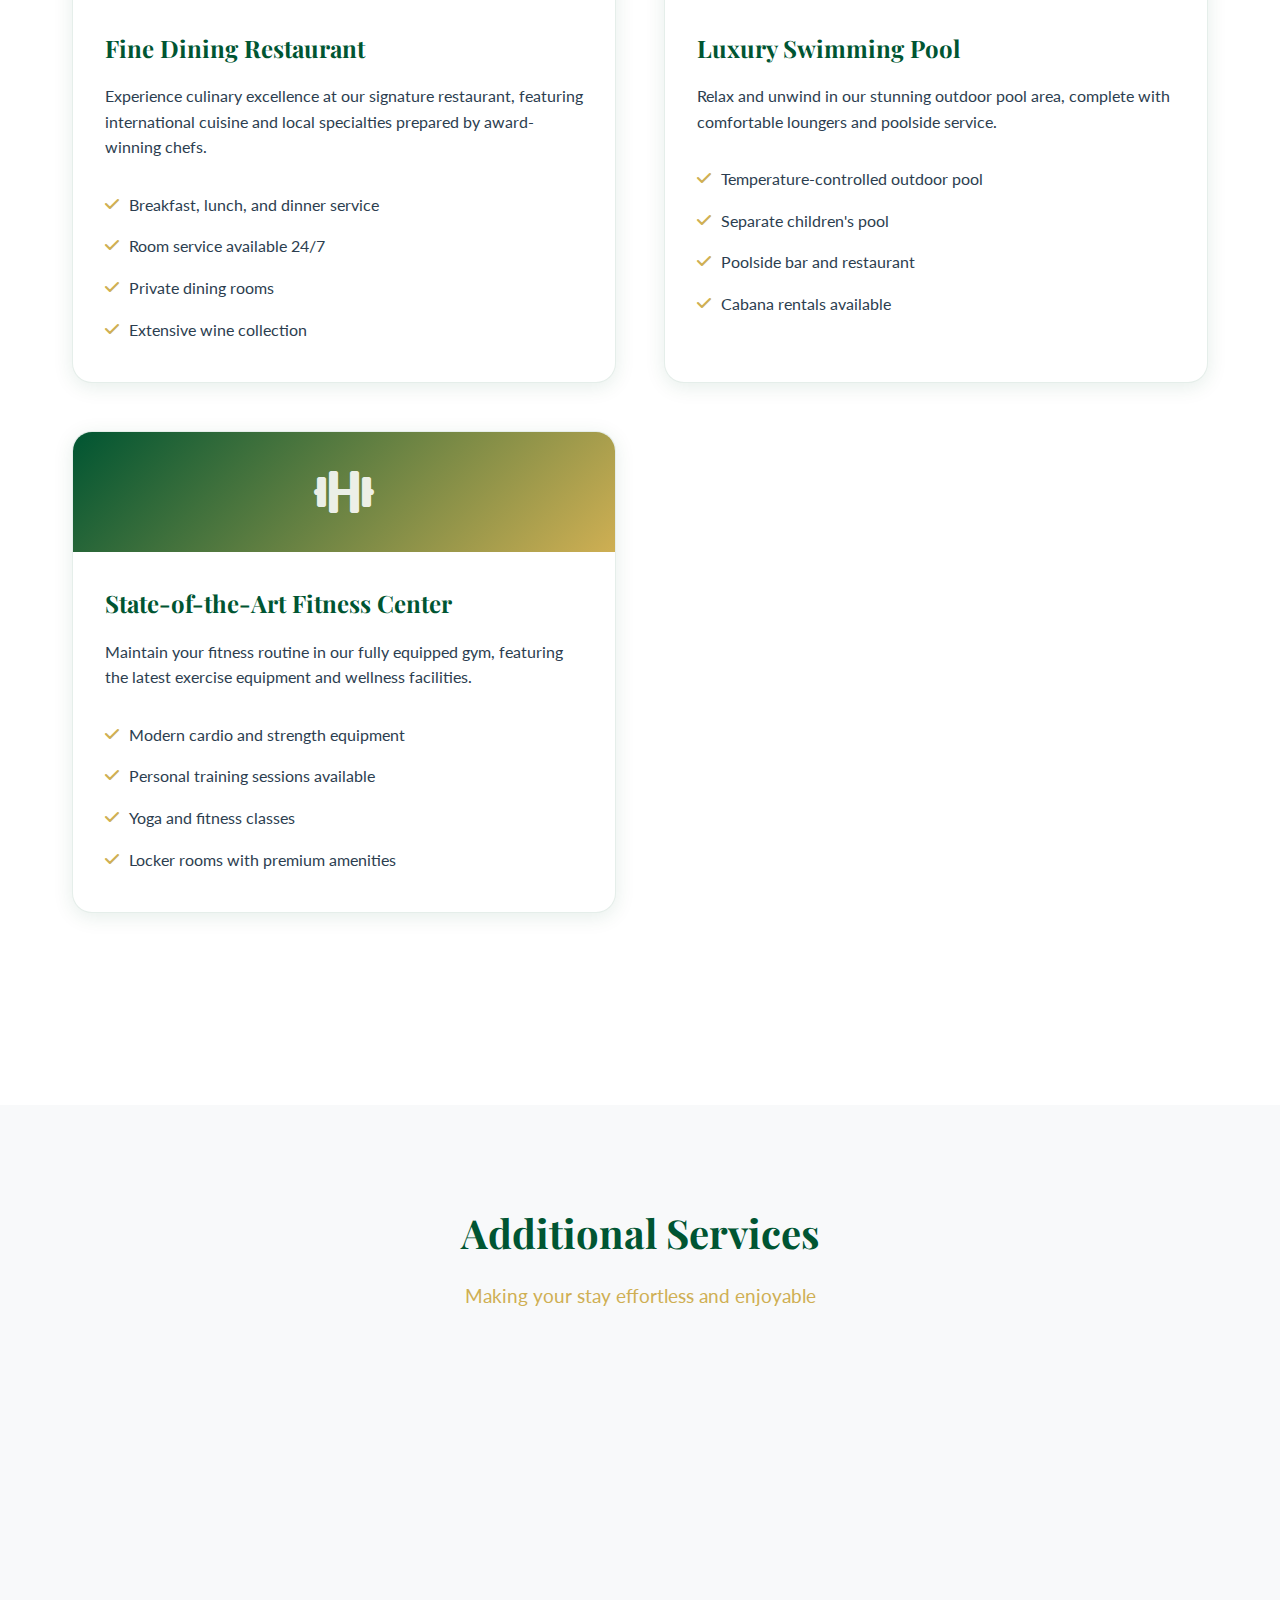
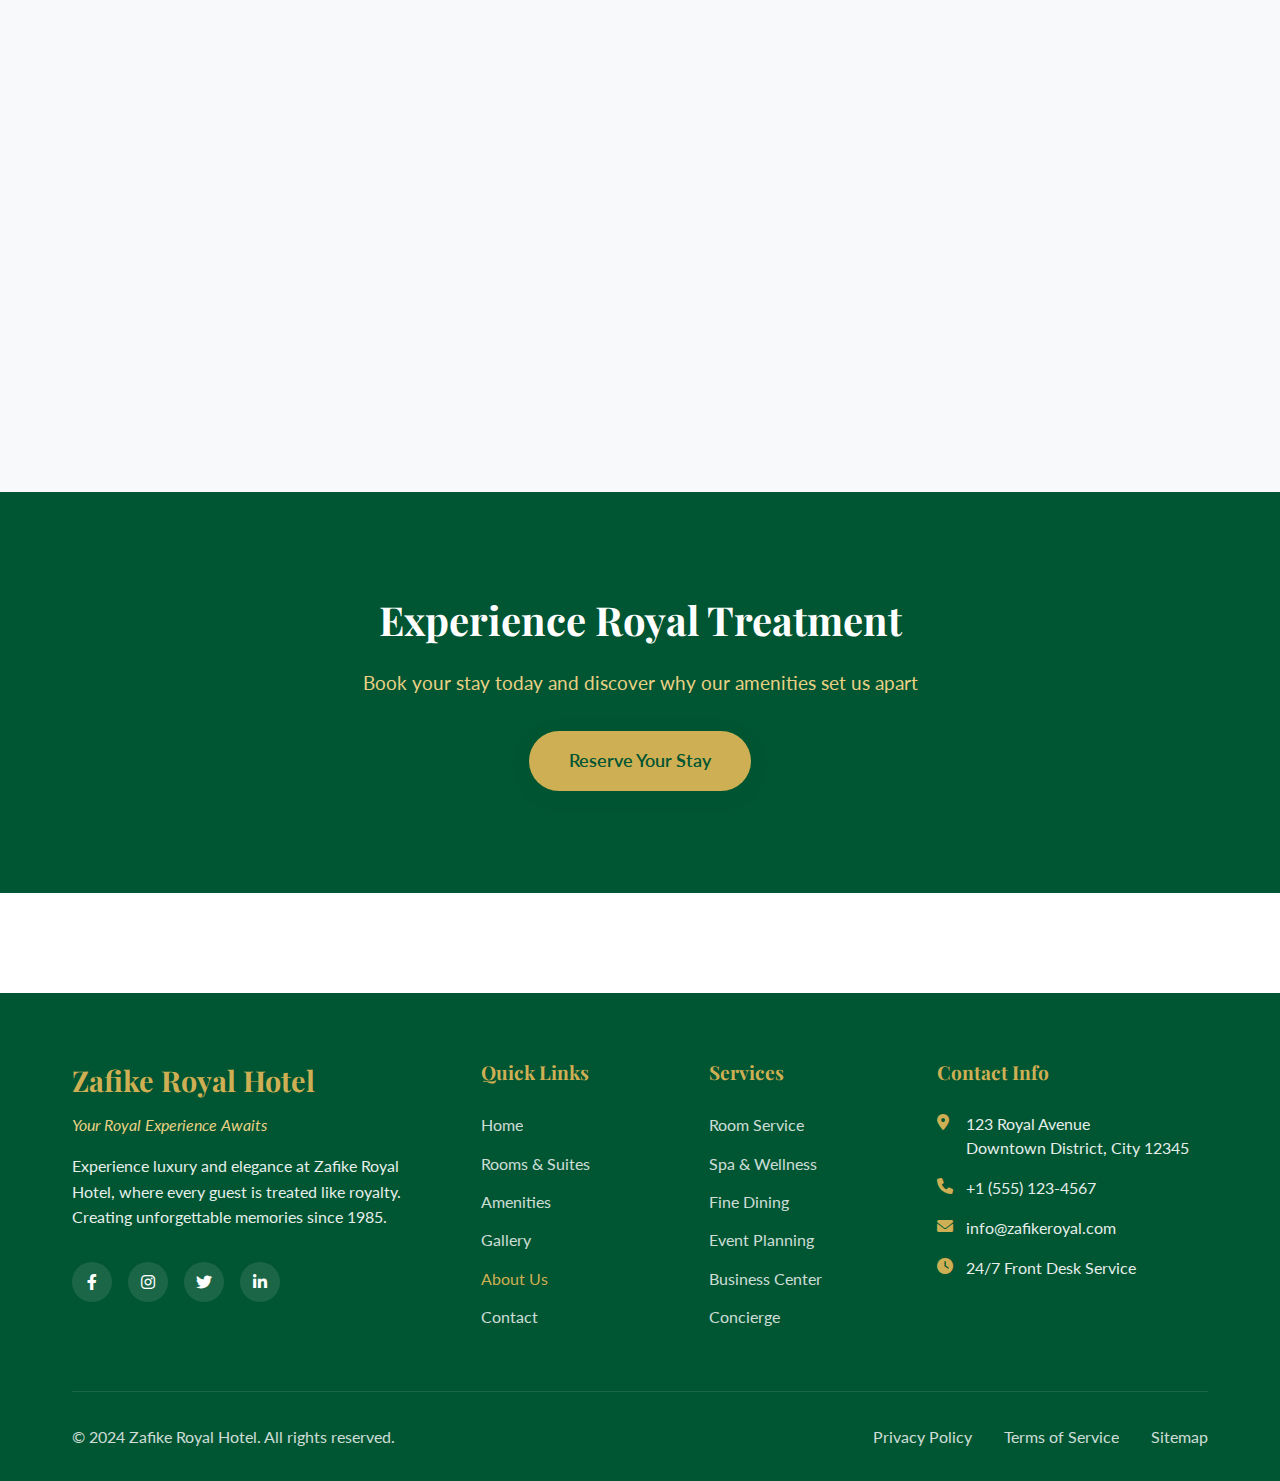
<file: amneitites.html>
<!DOCTYPE html>
<html lang="en">
<head>
    <meta charset="UTF-8">
    <meta name="viewport" content="width=device-width, initial-scale=1.0">
    <title>Amenities - Zafike Royal Hotel</title>
    <link href="https://fonts.googleapis.com/css2?family=Playfair+Display:wght@400;600;700&family=Lato:wght@300;400;500&display=swap" rel="stylesheet">
    <link href="https://cdnjs.cloudflare.com/ajax/libs/font-awesome/6.0.0/css/all.min.css" rel="stylesheet">
    <style>
        * {
            margin: 0;
            padding: 0;
            box-sizing: border-box;
        }

        :root {
            --forest-green: #005532;
            --golden-yellow: #CFAF53;
            --light-gold: #E8D084;
            --white: #ffffff;
            --light-gray: #f8f9fa;
            --text-dark: #2c3e50;
            --shadow-light: 0 4px 20px rgba(0, 85, 50, 0.1);
            --shadow-medium: 0 8px 30px rgba(0, 85, 50, 0.15);
            --transition: all 0.3s ease;
        }

        body {
            font-family: 'Lato', sans-serif;
            line-height: 1.6;
            color: var(--text-dark);
            overflow-x: hidden;
        }

        /* Navigation */
        .navbar {
            position: fixed;
            top: 0;
            width: 100%;
            background: var(--forest-green);
            z-index: 1000;
            padding: 1rem 0;
            box-shadow: var(--shadow-medium);
        }

        .nav-container {
            max-width: 1200px;
            margin: 0 auto;
            display: flex;
            justify-content: space-between;
            align-items: center;
            padding: 0 2rem;
        }

        .logo {
            font-family: 'Playfair Display', serif;
            font-size: 2rem;
            font-weight: 700;
            color: var(--golden-yellow);
            text-decoration: none;
            transition: var(--transition);
        }

        .logo:hover {
            transform: scale(1.05);
        }

        .nav-menu {
            display: flex;
            list-style: none;
            gap: 2rem;
        }

        .nav-menu a {
            color: var(--white);
            text-decoration: none;
            font-weight: 400;
            position: relative;
            transition: var(--transition);
        }

        .nav-menu a.active,
        .nav-menu a:hover {
            color: var(--golden-yellow);
        }

        .nav-menu a::after {
            content: '';
            position: absolute;
            bottom: -5px;
            left: 0;
            width: 0;
            height: 2px;
            background: var(--golden-yellow);
            transition: var(--transition);
        }

        .nav-menu a:hover::after,
        .nav-menu a.active::after {
            width: 100%;
        }

        .mobile-menu {
            display: none;
            flex-direction: column;
            cursor: pointer;
        }

        .mobile-menu span {
            width: 25px;
            height: 3px;
            background: var(--white);
            margin: 3px 0;
            transition: var(--transition);
        }

        /* Page Header */
        .page-header {
            height: 60vh;
            background: linear-gradient(135deg, rgba(0, 85, 50, 0.8), rgba(207, 175, 83, 0.6)),
                        url('data:image/svg+xml,<svg xmlns="http://www.w3.org/2000/svg" viewBox="0 0 1200 600"><rect fill="%23005532" width="1200" height="600"/><rect fill="%23CFAF53" width="800" height="300" x="200" y="150" opacity="0.2"/><circle fill="%23E8D084" cx="300" cy="200" r="60" opacity="0.3"/><rect fill="%23CFAF53" width="400" height="200" x="600" y="300" opacity="0.15"/></svg>');
            background-size: cover;
            background-position: center;
            display: flex;
            align-items: center;
            justify-content: center;
            text-align: center;
            position: relative;
            margin-top: 80px;
        }

        .page-header::before {
            content: '';
            position: absolute;
            top: 0;
            left: 0;
            width: 100%;
            height: 100%;
            background: linear-gradient(45deg, 
                rgba(0, 85, 50, 0.7) 0%, 
                rgba(207, 175, 83, 0.3) 100%);
        }

        .page-header-content {
            position: relative;
            z-index: 2;
            max-width: 800px;
            padding: 2rem;
        }

        .page-header h1 {
            font-family: 'Playfair Display', serif;
            font-size: 3.5rem;
            font-weight: 700;
            color: var(--white);
            margin-bottom: 1rem;
            text-shadow: 2px 2px 4px rgba(0, 0, 0, 0.3);
        }

        .page-header-tagline {
            font-size: 1.3rem;
            color: var(--light-gold);
            font-style: italic;
        }
         /* Breadcrumb */
        .breadcrumb {
            background: var(--light-gray);
            padding: 1rem 0;
        }

        .breadcrumb-container {
            max-width: 1200px;
            margin: 0 auto;
            padding: 0 2rem;
        }

        .breadcrumb-nav {
            display: flex;
            align-items: center;
            gap: 0.5rem;
            font-size: 0.9rem;
        }

        .breadcrumb-nav a {
            color: var(--forest-green);
            text-decoration: none;
            transition: var(--transition);
        }

        .breadcrumb-nav a:hover {
            color: var(--golden-yellow);
        }

        .breadcrumb-nav span {
            color: var(--text-dark);
        }

        /* Main Content */
        .main-content {
            padding: 6rem 0;
            background: var(--white);
        }

        .container {
            max-width: 1200px;
            margin: 0 auto;
            padding: 0 2rem;
        }

        .section-header {
            text-align: center;
            margin-bottom: 4rem;
        }

        .section-title {
            font-family: 'Playfair Display', serif;
            font-size: 2.5rem;
            color: var(--forest-green);
            margin-bottom: 1rem;
        }

        .section-subtitle {
            font-size: 1.2rem;
            color: var(--golden-yellow);
            margin-bottom: 2rem;
        }

        /* Amenities Grid */
        .amenities-grid {
            display: grid;
            grid-template-columns: repeat(auto-fit, minmax(350px, 1fr));
            gap: 3rem;
            margin-bottom: 6rem;
        }

        .amenity-card {
            background: var(--white);
            border-radius: 20px;
            overflow: hidden;
            box-shadow: var(--shadow-light);
            transition: var(--transition);
            position: relative;
            border: 1px solid rgba(0, 85, 50, 0.1);
        }

        .amenity-card:hover {
            transform: translateY(-10px);
            box-shadow: var(--shadow-medium);
        }

        .amenity-icon {
            height: 120px;
            background: linear-gradient(135deg, var(--forest-green), var(--golden-yellow));
            display: flex;
            align-items: center;
            justify-content: center;
            position: relative;
        }

        .amenity-icon i {
            font-size: 3rem;
            color: rgba(255, 255, 255, 0.9);
        }

        .amenity-content {
            padding: 2rem;
        }

        .amenity-title {
            font-family: 'Playfair Display', serif;
            font-size: 1.5rem;
            color: var(--forest-green);
            margin-bottom: 1rem;
        }

        .amenity-description {
            color: var(--text-dark);
            line-height: 1.6;
            margin-bottom: 1.5rem;
        }

        .amenity-features {
            list-style: none;
        }

        .amenity-features li {
            color: var(--text-dark);
            padding: 0.5rem 0;
            position: relative;
            padding-left: 1.5rem;
        }

        .amenity-features li::before {
            content: '\f00c';
            font-family: 'Font Awesome 6 Free';
            font-weight: 900;
            color: var(--golden-yellow);
            position: absolute;
            left: 0;
        }

        /* Featured Amenities */
        .featured-amenities {
            background: var(--light-gray);
            padding: 6rem 0;
        }

        .featured-grid {
            display: grid;
            grid-template-columns: repeat(auto-fit, minmax(280px, 1fr));
            gap: 2rem;
        }

        .featured-card {
            background: var(--white);
            border-radius: 15px;
            padding: 2rem;
            text-align: center;
            box-shadow: var(--shadow-light);
            transition: var(--transition);
        }

        .featured-card:hover {
            transform: translateY(-5px);
            box-shadow: var(--shadow-medium);
        }

        .featured-icon {
            width: 80px;
            height: 80px;
            background: linear-gradient(135deg, var(--forest-green), var(--golden-yellow));
            border-radius: 50%;
            display: flex;
            align-items: center;
            justify-content: center;
            margin: 0 auto 1.5rem;
        }

        .featured-icon i {
            font-size: 2rem;
            color: var(--white);
        }

        .featured-title {
            font-family: 'Playfair Display', serif;
            font-size: 1.3rem;
            color: var(--forest-green);
            margin-bottom: 1rem;
        }

        .featured-text {
            color: var(--text-dark);
            line-height: 1.6;
        }

        /* CTA Section */
        .cta-section {
            padding: 6rem 0;
            background: var(--forest-green);
            text-align: center;
            color: var(--white);
        }

        .cta-content h2 {
            font-family: 'Playfair Display', serif;
            font-size: 2.5rem;
            margin-bottom: 1rem;
        }

        .cta-content p {
            font-size: 1.2rem;
            margin-bottom: 2rem;
            color: var(--light-gold);
        }

        .cta-button {
            display: inline-block;
            background: var(--golden-yellow);
            color: var(--forest-green);
            padding: 1rem 2.5rem;
            font-size: 1.1rem;
            font-weight: 600;
            text-decoration: none;
            border-radius: 50px;
            transition: var(--transition);
            box-shadow: var(--shadow-light);
            position: relative;
            overflow: hidden;
        }

        .cta-button::before {
            content: '';
            position: absolute;
            top: 0;
            left: -100%;
            width: 100%;
            height: 100%;
            background: linear-gradient(90deg, transparent, rgba(255, 255, 255, 0.3), transparent);
            transition: var(--transition);
        }

        .cta-button:hover {
            transform: translateY(-3px);
            box-shadow: 0 8px 25px rgba(207, 175, 83, 0.4);
        }

        .cta-button:hover::before {
            left: 100%;
        }

           .white-divider {
    height: 100px; /* adjust as needed */
    background-color: #fff;
}

        /* Footer */
.footer {
    background: var(--forest-green);
    color: var(--white);
    padding: 4rem 0 0;
}

.footer-container {
    max-width: 1200px;
    margin: 0 auto;
    padding: 0 2rem;
}

.footer-content {
    display: grid;
    grid-template-columns: 2fr 1fr 1fr 1.5fr;
    gap: 3rem;
    margin-bottom: 3rem;
}

.footer-section h3,
.footer-section h4 {
    font-family: 'Playfair Display', serif;
    margin-bottom: 1.5rem;
}

.footer-logo h3 {
    color: var(--golden-yellow);
    font-size: 1.8rem;
    margin-bottom: 0.5rem;
}

.footer-tagline {
    color: var(--light-gold);
    font-style: italic;
    margin-bottom: 1rem;
}

.footer-description {
    line-height: 1.6;
    margin-bottom: 2rem;
    opacity: 0.9;
}

.social-links {
    display: flex;
    gap: 1rem;
}

.social-link {
    width: 40px;
    height: 40px;
    background: rgba(255, 255, 255, 0.1);
    border-radius: 50%;
    display: flex;
    align-items: center;
    justify-content: center;
    color: var(--white);
    text-decoration: none;
    transition: var(--transition);
}

.social-link:hover {
    background: var(--golden-yellow);
    color: var(--forest-green);
    transform: translateY(-2px);
}

.footer-title {
    color: var(--golden-yellow);
    font-size: 1.2rem;
    margin-bottom: 1.5rem;
}

.footer-links {
    list-style: none;
}

.footer-links li {
    margin-bottom: 0.8rem;
}

.footer-links a {
    color: var(--white);
    text-decoration: none;
    opacity: 0.8;
    transition: var(--transition);
}

.footer-links a:hover,
.footer-links a.active {
    opacity: 1;
    color: var(--golden-yellow);
}

.contact-info {
    space-y: 1rem;
}

.contact-item {
    display: flex;
    align-items: flex-start;
    gap: 0.8rem;
    margin-bottom: 1rem;
}

.contact-item i {
    color: var(--golden-yellow);
    width: 16px;
    margin-top: 2px;
}

.contact-item span {
    opacity: 0.9;
    line-height: 1.5;
}

.footer-bottom {
    border-top: 1px solid rgba(255, 255, 255, 0.1);
    padding: 2rem 0;
}

.footer-bottom-content {
    display: flex;
    justify-content: space-between;
    align-items: center;
    flex-wrap: wrap;
    gap: 1rem;
}

.footer-bottom-content p {
    opacity: 0.8;
}

.footer-bottom-links {
    display: flex;
    gap: 2rem;
}

.footer-bottom-links a {
    color: var(--white);
    text-decoration: none;
    opacity: 0.8;
    transition: var(--transition);
}

.footer-bottom-links a:hover {
    opacity: 1;
    color: var(--golden-yellow);
}

/* Footer Responsive Styles */
@media (max-width: 768px) {
    .footer-content {
        grid-template-columns: 1fr;
        gap: 2rem;
    }

    .footer-bottom-content {
        flex-direction: column;
        text-align: center;
    }

    .footer-bottom-links {
        justify-content: center;
    }
}

@media (max-width: 480px) {
    .footer-container {
        padding: 0 1rem;
    }

    .footer-bottom-links {
        flex-direction: column;
        gap: 1rem;
    }
}

        /* Animations */
        @keyframes fadeInUp {
            from {
                opacity: 0;
                transform: translateY(30px);
            }
            to {
                opacity: 1;
                transform: translateY(0);
            }
        }

        @keyframes slideIn {
            from {
                opacity: 0;
                transform: translateX(-30px);
            }
            to {
                opacity: 1;
                transform: translateX(0);
            }
        }

        /* Responsive Design */
        @media (max-width: 768px) {
             .nav-menu {
        position: fixed;
        top: 0;
        right: -100%;
        height: 100vh;
        width: 100%;
        background: var(--forest-green); /* or any background */
        flex-direction: column;
        align-items: center;
        justify-content: center;
        z-index: 999;
        gap: 2rem;
        transition: right 0.3s ease;
    }

    .nav-menu.active {
        right: 0;
    }

   /* Animate to "X" */
.mobile-menu.open span:nth-child(1) {
    transform: rotate(45deg) translate(5px, 5px);
}

.mobile-menu.open span:nth-child(2) {
    opacity: 0;
}

.mobile-menu.open span:nth-child(3) {
    transform: rotate(-45deg) translate(5px, -5px);
}

            .mobile-menu {
                display: flex;
            }


            .page-header h1 {
                font-size: 2.5rem;
            }

            .page-header-tagline {
                font-size: 1.1rem;
            }

            .section-title {
                font-size: 2rem;
            }

            .amenities-grid {
                grid-template-columns: 1fr;
                gap: 2rem;
            }

            .featured-grid {
                grid-template-columns: 1fr;
            }

            .footer-content {
                grid-template-columns: 1fr;
                text-align: center;
            }
        }

        @media (max-width: 480px) {
            .page-header h1 {
                font-size: 2rem;
            }

            .container {
                padding: 0 1rem;
            }

            .amenity-card {
                margin: 0 1rem;
            }
        }

        /* Loading Animation */
        .fade-in {
            animation: fadeInUp 0.8s ease-out forwards;
        }

        .slide-in {
            animation: slideIn 0.8s ease-out forwards;
        }

        .amenity-card:nth-child(1) { animation-delay: 0.1s; }
        .amenity-card:nth-child(2) { animation-delay: 0.2s; }
        .amenity-card:nth-child(3) { animation-delay: 0.3s; }
        .amenity-card:nth-child(4) { animation-delay: 0.4s; }
        .amenity-card:nth-child(5) { animation-delay: 0.5s; }
        .amenity-card:nth-child(6) { animation-delay: 0.6s; }

        .featured-card:nth-child(1) { animation-delay: 0.1s; }
        .featured-card:nth-child(2) { animation-delay: 0.2s; }
        .featured-card:nth-child(3) { animation-delay: 0.3s; }
        .featured-card:nth-child(4) { animation-delay: 0.4s; }
    </style>
</head>
<body>
    <!-- Navigation -->
    <nav class="navbar" id="navbar">
        <div class="nav-container">
            <a href="index.html" class="logo">Zafike Royal</a>
            <ul class="nav-menu">
                <li><a href="index.html">Home</a></li>
                <li><a href="room.html">Rooms & Suites</a></li>
                <li><a href="amenities.html" class="active">Amenities</a></li>
                  <li><a href="Meeting.html" >Meetings & Events</a></li>
                <li><a href="gallery.html">Gallery</a></li>
                <li><a href="about.html">About Us</a></li>
                <li><a href="contact.html">Contact</a></li>
            </ul>
            <div class="mobile-menu">
                <span></span>
                <span></span>
                <span></span>
            </div>
        </div>
    </nav>

    <!-- Page Header -->
    <section class="page-header">
        <div class="page-header-content">
            <h1>Premium Amenities</h1>
            <p class="page-header-tagline">Exceptional Services for an Extraordinary Stay</p>
        </div>
    </section>

      <!-- Breadcrumb -->
    <section class="breadcrumb">
        <div class="breadcrumb-container">
            <nav class="breadcrumb-nav">
                <a href="index.html">Home</a>
                <i class="fas fa-chevron-right"></i>
                <span>Events & Meetings</span>
            </nav>
        </div>
    </section>

    <!-- Main Amenities Section -->
    <section class="main-content">
        <div class="container">
            <div class="section-header">
                <h2 class="section-title">World-Class Facilities</h2>
                <p class="section-subtitle">Everything you need for the perfect stay</p>
            </div>
            
            <div class="amenities-grid">
                <div class="amenity-card fade-in">
                    <div class="amenity-icon">
                        <i class="fas fa-wifi"></i>
                    </div>
                    <div class="amenity-content">
                        <h3 class="amenity-title">Complimentary Wi-Fi</h3>
                        <p class="amenity-description">Stay connected with high-speed internet access throughout the property, perfect for business and leisure travelers alike.</p>
                        <ul class="amenity-features">
                            <li>High-speed fiber optic connection</li>
                            <li>Available in all rooms and common areas</li>
                            <li>24/7 technical support</li>
                            <li>Business center with printing facilities</li>
                        </ul>
                    </div>
                </div>

                <div class="amenity-card fade-in">
                    <div class="amenity-icon">
                        <i class="fas fa-concierge-bell"></i>
                    </div>
                    <div class="amenity-content">
                        <h3 class="amenity-title">24-Hour Concierge</h3>
                        <p class="amenity-description">Our dedicated concierge team is available around the clock to assist with reservations, recommendations, and special requests.</p>
                        <ul class="amenity-features">
                            <li>Restaurant reservations</li>
                            <li>Local attraction recommendations</li>
                            <li>Transportation arrangements</li>
                            <li>Special event planning</li>
                        </ul>
                    </div>
                </div>

                <div class="amenity-card fade-in">
                    <div class="amenity-icon">
                        <i class="fas fa-utensils"></i>
                    </div>
                    <div class="amenity-content">
                        <h3 class="amenity-title">Fine Dining Restaurant</h3>
                        <p class="amenity-description">Experience culinary excellence at our signature restaurant, featuring international cuisine and local specialties prepared by award-winning chefs.</p>
                        <ul class="amenity-features">
                            <li>Breakfast, lunch, and dinner service</li>
                            <li>Room service available 24/7</li>
                            <li>Private dining rooms</li>
                            <li>Extensive wine collection</li>
                        </ul>
                    </div>
                </div>

                <div class="amenity-card fade-in">
                    <div class="amenity-icon">
                        <i class="fas fa-swimming-pool"></i>
                    </div>
                    <div class="amenity-content">
                        <h3 class="amenity-title">Luxury Swimming Pool</h3>
                        <p class="amenity-description">Relax and unwind in our stunning outdoor pool area, complete with comfortable loungers and poolside service.</p>
                        <ul class="amenity-features">
                            <li>Temperature-controlled outdoor pool</li>
                            <li>Separate children's pool</li>
                            <li>Poolside bar and restaurant</li>
                            <li>Cabana rentals available</li>
                        </ul>
                    </div>
                </div>

                <div class="amenity-card fade-in">
                    <div class="amenity-icon">
                        <i class="fas fa-dumbbell"></i>
                    </div>
                    <div class="amenity-content">
                        <h3 class="amenity-title">State-of-the-Art Fitness Center</h3>
                        <p class="amenity-description">Maintain your fitness routine in our fully equipped gym, featuring the latest exercise equipment and wellness facilities.</p>
                        <ul class="amenity-features">
                            <li>Modern cardio and strength equipment</li>
                            <li>Personal training sessions available</li>
                            <li>Yoga and fitness classes</li>
                            <li>Locker rooms with premium amenities</li>
                        </ul>
                    </div>
                </div>

                <div class="amenity-card fade-in">
                    <div class="amenity-icon">
                        <i class="fas fa-spa"></i>
                    </div>
                    <div class="amenity-content">
                        <h3 class="amenity-title">Royal Spa & Wellness</h3>
                        <p class="amenity-description">Indulge in ultimate relaxation at our luxurious spa, offering a full range of treatments and wellness services.</p>
                        <ul class="amenity-features">
                            <li>Full-service spa treatments</li>
                            <li>Massage therapy and aromatherapy</li>
                            <li>Sauna and steam rooms</li>
                            <li>Couples treatment suites</li>
                        </ul>
                    </div>
                </div>
            </div>
        </div>
    </section>

    <!-- Featured Services -->
    <section class="featured-amenities">
        <div class="container">
            <div class="section-header">
                <h2 class="section-title">Additional Services</h2>
                <p class="section-subtitle">Making your stay effortless and enjoyable</p>
            </div>
            
            <div class="featured-grid">
                <div class="featured-card slide-in">
                    <div class="featured-icon">
                        <i class="fas fa-car"></i>
                    </div>
                    <h3 class="featured-title">Valet Parking</h3>
                    <p class="featured-text">Complimentary valet parking service with 24-hour security monitoring for your peace of mind.</p>
                </div>

                <div class="featured-card slide-in">
                    <div class="featured-icon">
                        <i class="fas fa-baby"></i>
                    </div>
                    <h3 class="featured-title">Childcare Services</h3>
                    <p class="featured-text">Professional babysitting and children's activities to ensure the whole family enjoys their stay.</p>
                </div>

                <div class="featured-card slide-in">
                    <div class="featured-icon">
                        <i class="fas fa-briefcase"></i>
                    </div>
                    <h3 class="featured-title">Business Center</h3>
                    <p class="featured-text">Fully equipped business facilities with meeting rooms, printing services, and high-speed internet.</p>
                </div>

                <div class="featured-card slide-in">
                    <div class="featured-icon">
                        <i class="fas fa-tshirt"></i>
                    </div>
                    <h3 class="featured-title">Laundry Service</h3>
                    <p class="featured-text">Same-day laundry and dry cleaning services to keep you looking your best throughout your stay.</p>
                </div>
            </div>
        </div>
    </section>

    <!-- CTA Section -->
    <section class="cta-section">
        <div class="container">
            <div class="cta-content">
                <h2>Experience Royal Treatment</h2>
                <p>Book your stay today and discover why our amenities set us apart</p>
                <a href="#book" class="cta-button">Reserve Your Stay</a>
            </div>
        </div>
    </section>

    <!-- White spacer section -->
<div class="white-divider"></div>

    <!-- Footer -->
    <footer class="footer">
        <div class="footer-container">
            <div class="footer-content">
                <div class="footer-section">
                    <div class="footer-logo">
                        <h3>Zafike Royal Hotel</h3>
                        <p class="footer-tagline">Your Royal Experience Awaits</p>
                    </div>
                    <p class="footer-description">
                        Experience luxury and elegance at Zafike Royal Hotel, where every guest is treated like royalty. Creating unforgettable memories since 1985.
                    </p>
                    <div class="social-links">
                        <a href="#" class="social-link"><i class="fab fa-facebook-f"></i></a>
                        <a href="#" class="social-link"><i class="fab fa-instagram"></i></a>
                        <a href="#" class="social-link"><i class="fab fa-twitter"></i></a>
                        <a href="#" class="social-link"><i class="fab fa-linkedin-in"></i></a>
                    </div>
                </div>

                <div class="footer-section">
                    <h4 class="footer-title">Quick Links</h4>
                    <ul class="footer-links">
                        <li><a href="index.html">Home</a></li>
                        <li><a href="room.html">Rooms & Suites</a></li>
                        <li><a href="amneitites.html">Amenities</a></li>
                        <li><a href="gallery.html">Gallery</a></li>
                        <li><a href="#" class="active">About Us</a></li>
                        <li><a href="contact.html">Contact</a></li>
                    </ul>
                </div>

                <div class="footer-section">
                    <h4 class="footer-title">Services</h4>
                    <ul class="footer-links">
                        <li><a href="#">Room Service</a></li>
                        <li><a href="#">Spa & Wellness</a></li>
                        <li><a href="#">Fine Dining</a></li>
                        <li><a href="#">Event Planning</a></li>
                        <li><a href="#">Business Center</a></li>
                        <li><a href="#">Concierge</a></li>
                    </ul>
                </div>

                <div class="footer-section">
                    <h4 class="footer-title">Contact Info</h4>
                    <div class="contact-info">
                        <div class="contact-item">
                            <i class="fas fa-map-marker-alt"></i>
                            <span>123 Royal Avenue<br>Downtown District, City 12345</span>
                        </div>
                        <div class="contact-item">
                            <i class="fas fa-phone"></i>
                            <span>+1 (555) 123-4567</span>
                        </div>
                        <div class="contact-item">
                            <i class="fas fa-envelope"></i>
                            <span>info@zafikeroyal.com</span>
                        </div>
                        <div class="contact-item">
                            <i class="fas fa-clock"></i>
                            <span>24/7 Front Desk Service</span>
                        </div>
                    </div>
                </div>
            </div>

            <div class="footer-bottom">
                <div class="footer-bottom-content">
                    <p>&copy; 2024 Zafike Royal Hotel. All rights reserved.</p>
                    <div class="footer-bottom-links">
                        <a href="#">Privacy Policy</a>
                        <a href="#">Terms of Service</a>
                        <a href="#">Sitemap</a>
                    </div>
                </div>
            </div>
        </div>
    </footer>

    <script>
   const mobileMenu = document.querySelector('.mobile-menu');
    const navMenu = document.querySelector('.nav-menu');
    const navLinks = document.querySelectorAll('.nav-menu a');

    // Toggle menu on hamburger click
    mobileMenu.addEventListener('click', function () {
        navMenu.classList.toggle('active');
        mobileMenu.classList.toggle('open');
        document.body.style.overflow = navMenu.classList.contains('active') ? 'hidden' : 'auto';
    });

    // Close menu when a link is clicked
    navLinks.forEach(link => {
        link.addEventListener('click', () => {
            navMenu.classList.remove('active');
            mobileMenu.classList.remove('open');
            document.body.style.overflow = 'auto';
        });
    });
</script>

    <script>
        // Smooth scrolling for navigation links
        document.querySelectorAll('a[href^="#"]').forEach(anchor => {
            anchor.addEventListener('click', function (e) {
                e.preventDefault();
                const target = document.querySelector(this.getAttribute('href'));
                if (target) {
                    target.scrollIntoView({
                        behavior: 'smooth',
                        block: 'start'
                    });
                }
            });
        });

        // Fade in animation on scroll
        const observerOptions = {
            threshold: 0.1,
            rootMargin: '0px 0px -50px 0px'
        };

        const observer = new IntersectionObserver((entries) => {
            entries.forEach(entry => {
                if (entry.isIntersecting) {
                    entry.target.style.opacity = '1';
                    entry.target.style.transform = 'translateY(0)';
                }
            });
        }, observerOptions);

        // Observe all fade-in and slide-in elements
        document.querySelectorAll('.fade-in, .slide-in').forEach(el => {
            el.style.opacity = '0';
            if (el.classList.contains('fade-in')) {
                el.style.transform = 'translateY(30px)';
            } else {
                el.style.transform = 'translateX(-30px)';
            }
            el.style.transition = 'opacity 0.8s ease, transform 0.8s ease';
            observer.observe(el);
        });

        // CTA button click effect
        document.querySelector('.cta-button').addEventListener('click', function(e) {
            e.preventDefault();
            
            // Create ripple effect
            const ripple = document.createElement('span');
            const rect = this.getBoundingClientRect();
            const size = Math.max(rect.width, rect.height);
            
            ripple.style.width = ripple.style.height = size + 'px';
            ripple.style.left = (e.clientX - rect.left - size / 2) + 'px';
            ripple.style.top = (e.clientY - rect.top - size / 2) + 'px';
            ripple.style.position = 'absolute';
            ripple.style.background = 'rgba(255, 255, 255, 0.3)';
            ripple.style.borderRadius = '50%';
            ripple.style.transform = 'scale(0)';
            ripple.style.animation = 'ripple 0.6s linear';
            ripple.style.pointerEvents = 'none';
            
            this.appendChild(ripple);
            
            setTimeout(() => {
                ripple.remove();
            }, 600);
            
            // Here you would typically redirect to booking page
            alert('Booking system integration coming soon!');
        });

        // Add ripple animation keyframes
        const style = document.createElement('style');
        style.textContent = `
            @keyframes ripple {
                to { transform: scale(4);
                    opacity: 0;
                }
            }
        `;
        document.head.appendChild(style);


        // Navbar scroll effect
        window.addEventListener('scroll', function() {
            const navbar = document.getElementById('navbar');
            if (window.scrollY > 50) {
                navbar.style.background = 'rgba(0, 85, 50, 0.95)';
                navbar.style.backdropFilter = 'blur(10px)';
            } else {
                navbar.style.background = 'var(--forest-green)';
                navbar.style.backdropFilter = 'none';
            }
        });

       

        // Enhanced hover effects for amenity cards
        document.querySelectorAll('.amenity-card').forEach(card => {
            card.addEventListener('mouseenter', function() {
                this.style.transform = 'translateY(-15px) scale(1.02)';
                this.querySelector('.amenity-icon').style.transform = 'scale(1.1)';
            });

            card.addEventListener('mouseleave', function() {
                this.style.transform = 'translateY(0) scale(1)';
                this.querySelector('.amenity-icon').style.transform = 'scale(1)';
            });
        });

        // Enhanced hover effects for featured cards
        document.querySelectorAll('.featured-card').forEach(card => {
            card.addEventListener('mouseenter', function() {
                this.style.transform = 'translateY(-8px) scale(1.05)';
                this.querySelector('.featured-icon').style.transform = 'rotate(5deg) scale(1.1)';
            });

            card.addEventListener('mouseleave', function() {
                this.style.transform = 'translateY(0) scale(1)';
                this.querySelector('.featured-icon').style.transform = 'rotate(0deg) scale(1)';
            });
        });

        // Staggered animation for cards
        window.addEventListener('load', function() {
            const cards = document.querySelectorAll('.amenity-card, .featured-card');
            cards.forEach((card, index) => {
                setTimeout(() => {
                    card.style.opacity = '1';
                    card.style.transform = 'translateY(0)';
                }, index * 150);
            });
        });

        // Add scroll-to-top functionality
        const scrollToTopBtn = document.createElement('button');
        scrollToTopBtn.innerHTML = '<i class="fas fa-chevron-up"></i>';
        scrollToTopBtn.className = 'scroll-to-top';
        scrollToTopBtn.style.cssText = `
            position: fixed;
            bottom: 30px;
            right: 30px;
            width: 50px;
            height: 50px;
            background: var(--golden-yellow);
            color: var(--forest-green);
            border: none;
            border-radius: 50%;
            cursor: pointer;
            font-size: 1.2rem;
            opacity: 0;
            visibility: hidden;
            transition: all 0.3s ease;
            z-index: 1000;
            box-shadow: 0 4px 15px rgba(207, 175, 83, 0.3);
        `;

        document.body.appendChild(scrollToTopBtn);

        window.addEventListener('scroll', function() {
            if (window.pageYOffset > 300) {
                scrollToTopBtn.style.opacity = '1';
                scrollToTopBtn.style.visibility = 'visible';
            } else {
                scrollToTopBtn.style.opacity = '0';
                scrollToTopBtn.style.visibility = 'hidden';
            }
        });

        scrollToTopBtn.addEventListener('click', function() {
            window.scrollTo({
                top: 0,
                behavior: 'smooth'
            });
        });

        scrollToTopBtn.addEventListener('mouseenter', function() {
            this.style.transform = 'translateY(-3px) scale(1.1)';
            this.style.boxShadow = '0 8px 25px rgba(207, 175, 83, 0.4)';
        });

        scrollToTopBtn.addEventListener('mouseleave', function() {
            this.style.transform = 'translateY(0) scale(1)';
            this.style.boxShadow = '0 4px 15px rgba(207, 175, 83, 0.3)';
        });

        // Loading screen effect
        window.addEventListener('load', function() {
            document.body.style.opacity = '0';
            document.body.style.transition = 'opacity 0.5s ease';
            
            setTimeout(() => {
                document.body.style.opacity = '1';
            }, 100);
        });
    </script>
</body>
</html>
</file>
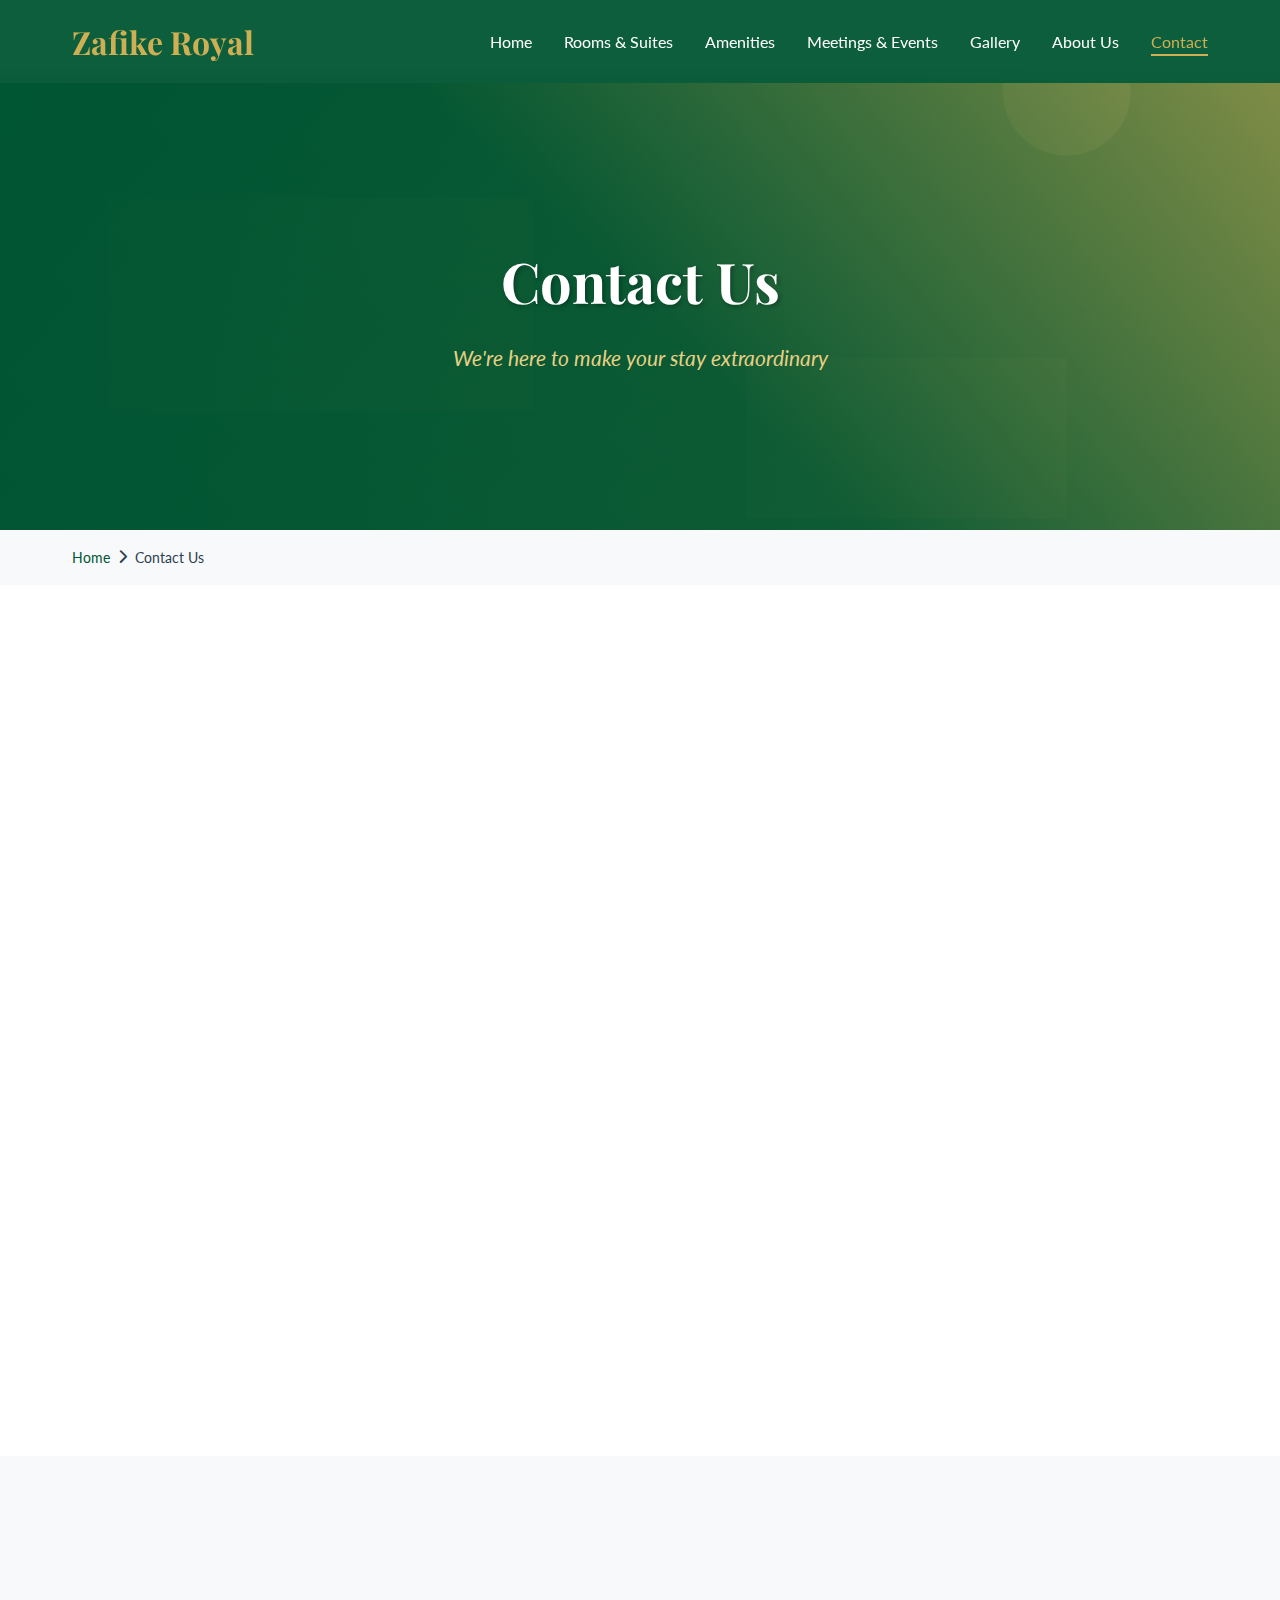
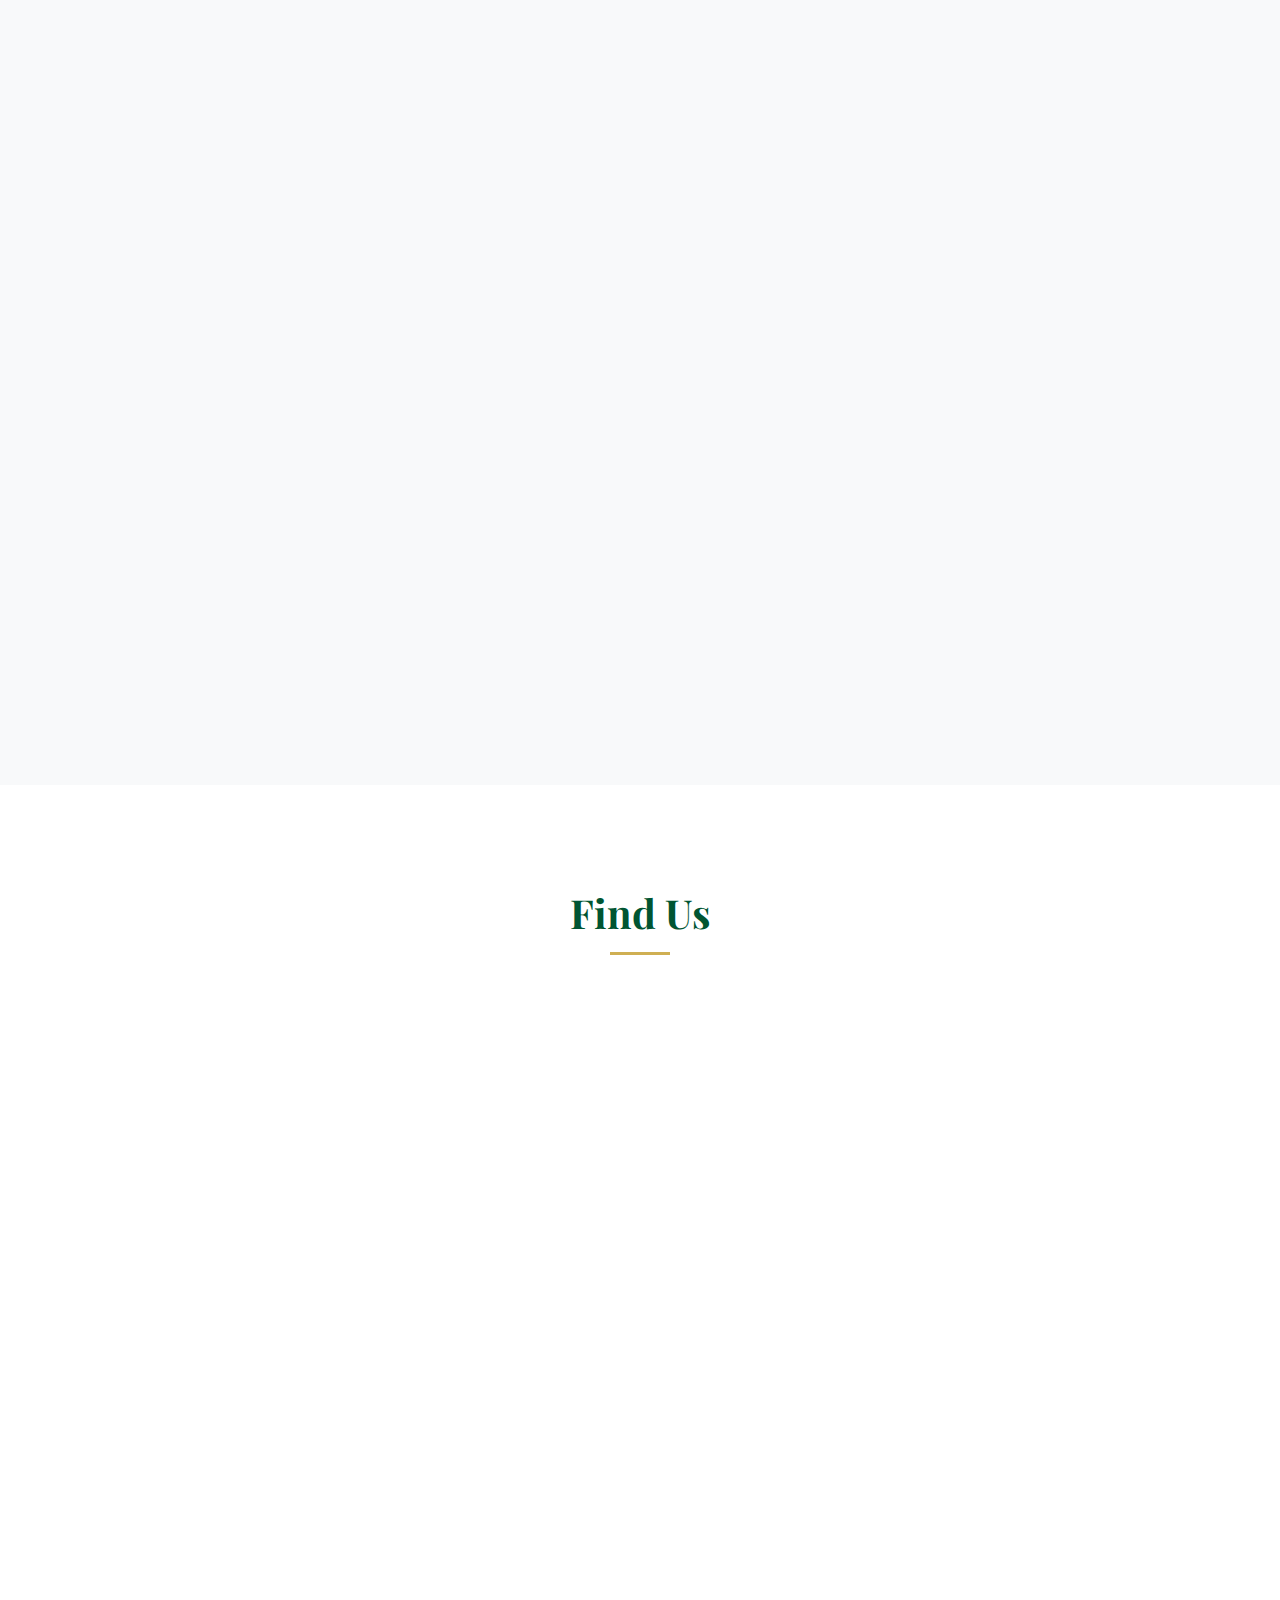
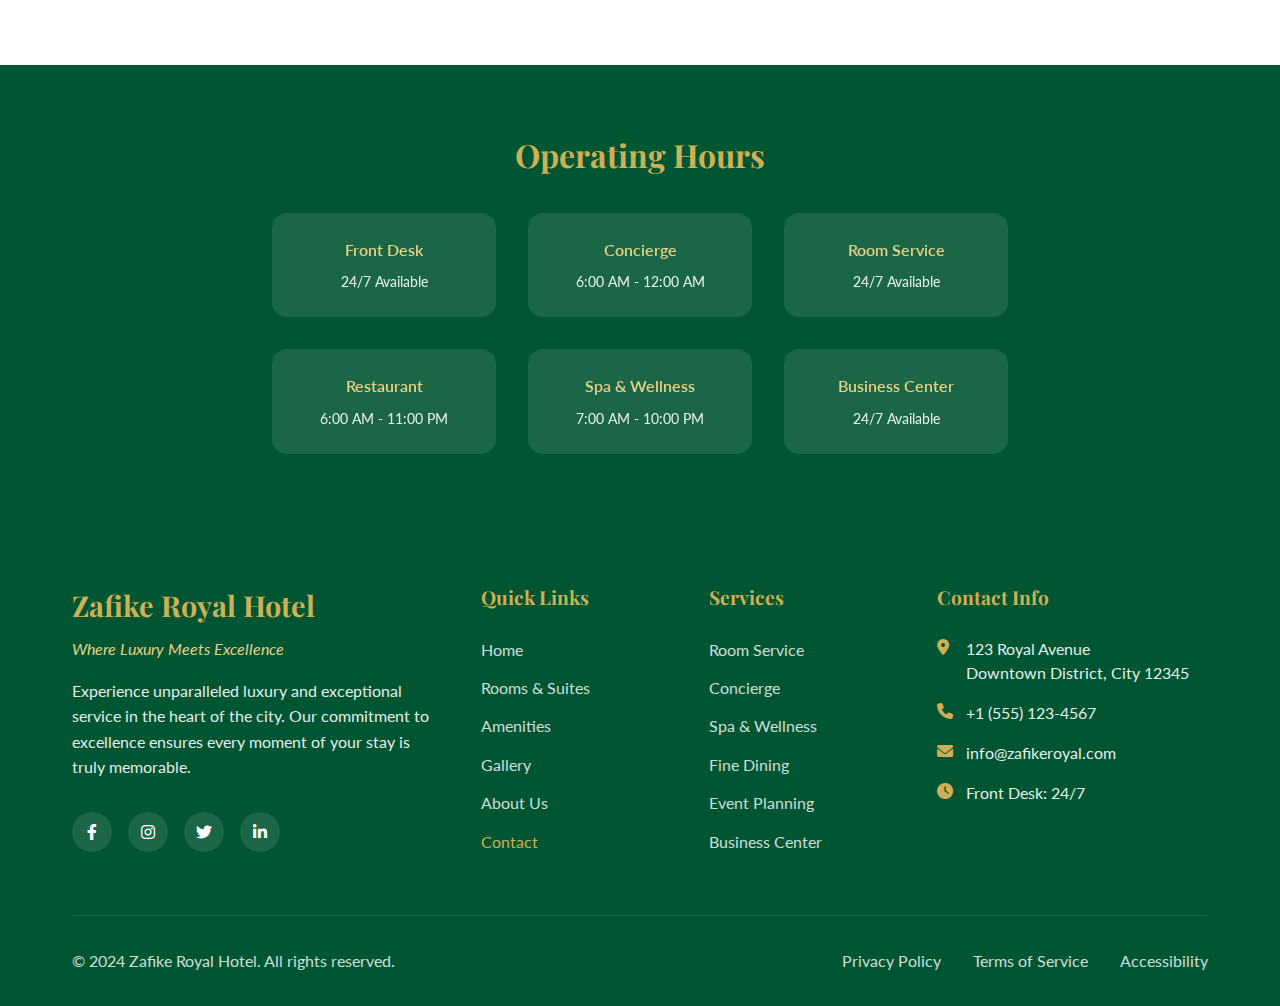
<file: contact.html>
<!DOCTYPE html>
<html lang="en">
<head>
    <meta charset="UTF-8">
    <meta name="viewport" content="width=device-width, initial-scale=1.0">
    <title>Contact Us - Zafike Royal Hotel</title>
    <link href="https://fonts.googleapis.com/css2?family=Playfair+Display:wght@400;600;700&family=Lato:wght@300;400;500&display=swap" rel="stylesheet">
    <link href="https://cdnjs.cloudflare.com/ajax/libs/font-awesome/6.0.0/css/all.min.css" rel="stylesheet">
    <style>
        * {
            margin: 0;
            padding: 0;
            box-sizing: border-box;
        }

        :root {
            --forest-green: #005532;
            --golden-yellow: #CFAF53;
            --light-gold: #E8D084;
            --white: #ffffff;
            --light-gray: #f8f9fa;
            --text-dark: #2c3e50;
            --shadow-light: 0 4px 20px rgba(0, 85, 50, 0.1);
            --shadow-medium: 0 8px 30px rgba(0, 85, 50, 0.15);
            --shadow-strong: 0 12px 40px rgba(0, 85, 50, 0.2);
            --transition: all 0.3s ease;
        }

        body {
            font-family: 'Lato', sans-serif;
            line-height: 1.6;
            color: var(--text-dark);
            overflow-x: hidden;
        }

        /* Navigation */
        .navbar {
            position: fixed;
            top: 0;
            width: 100%;
            background: rgba(0, 85, 50, 0.95);
            backdrop-filter: blur(10px);
            z-index: 1000;
            padding: 1rem 0;
            transition: var(--transition);
        }

        .navbar.scrolled {
            background: var(--forest-green);
            box-shadow: var(--shadow-medium);
        }

        .nav-container {
            max-width: 1200px;
            margin: 0 auto;
            display: flex;
            justify-content: space-between;
            align-items: center;
            padding: 0 2rem;
        }

        .logo {
            font-family: 'Playfair Display', serif;
            font-size: 2rem;
            font-weight: 700;
            color: var(--golden-yellow);
            text-decoration: none;
            transition: var(--transition);
        }

        .logo:hover {
            transform: scale(1.05);
        }

        .nav-menu {
            display: flex;
            list-style: none;
            gap: 2rem;
        }

        .nav-menu a {
            color: var(--white);
            text-decoration: none;
            font-weight: 400;
            position: relative;
            transition: var(--transition);
        }

        .nav-menu a.active {
            color: var(--golden-yellow);
        }

        .nav-menu a::after {
            content: '';
            position: absolute;
            bottom: -5px;
            left: 0;
            width: 0;
            height: 2px;
            background: var(--golden-yellow);
            transition: var(--transition);
        }

        .nav-menu a:hover::after,
        .nav-menu a.active::after {
            width: 100%;
        }

        .mobile-menu {
            display: none;
            flex-direction: column;
            cursor: pointer;
        }

        .mobile-menu span {
            width: 25px;
            height: 3px;
            background: var(--white);
            margin: 3px 0;
            transition: var(--transition);
        }

        /* Page Header */
        .page-header {
            height: 50vh;
            background: linear-gradient(135deg, rgba(0, 85, 50, 0.8), rgba(207, 175, 83, 0.3)),
                        url('data:image/svg+xml,<svg xmlns="http://www.w3.org/2000/svg" viewBox="0 0 1200 600"><rect fill="%23005532" width="1200" height="600"/><rect fill="%23CFAF53" width="400" height="200" x="100" y="200" opacity="0.15"/><circle fill="%23E8D084" cx="1000" cy="100" r="60" opacity="0.2"/><rect fill="%23CFAF53" width="300" height="150" x="700" y="350" opacity="0.1"/></svg>');
            background-size: cover;
            background-position: center;
            display: flex;
            align-items: center;
            justify-content: center;
            text-align: center;
            position: relative;
            margin-top: 80px;
        }

        .page-header::before {
            content: '';
            position: absolute;
            top: 0;
            left: 0;
            width: 100%;
            height: 100%;
            background: linear-gradient(45deg, 
                rgba(0, 85, 50, 0.9) 0%, 
                rgba(0, 85, 50, 0.7) 50%, 
                rgba(207, 175, 83, 0.5) 100%);
            z-index: 1;
        }

        .page-header-content {
            position: relative;
            z-index: 2;
            max-width: 800px;
            padding: 2rem;
        }

        .page-title {
            font-family: 'Playfair Display', serif;
            font-size: 3.5rem;
            font-weight: 700;
            color: var(--white);
            margin-bottom: 1rem;
            text-shadow: 2px 2px 4px rgba(0, 0, 0, 0.3);
        }

        .page-subtitle {
            font-size: 1.3rem;
            color: var(--light-gold);
            font-style: italic;
        }

        /* Breadcrumb */
        .breadcrumb {
            background: var(--light-gray);
            padding: 1rem 0;
        }

        .breadcrumb-container {
            max-width: 1200px;
            margin: 0 auto;
            padding: 0 2rem;
        }

        .breadcrumb-nav {
            display: flex;
            align-items: center;
            gap: 0.5rem;
            font-size: 0.9rem;
        }

        .breadcrumb-nav a {
            color: var(--forest-green);
            text-decoration: none;
            transition: var(--transition);
        }

        .breadcrumb-nav a:hover {
            color: var(--golden-yellow);
        }

        .breadcrumb-nav span {
            color: var(--text-dark);
        }

        /* Main Content */
        .main-content {
            padding: 6rem 0;
            background: var(--white);
        }

        .container {
            max-width: 1200px;
            margin: 0 auto;
            padding: 0 2rem;
        }

        /* Contact Info Section */
        .contact-info-section {
            margin-bottom: 6rem;
            opacity: 0;
            transform: translateY(30px);
            animation: fadeInUp 0.8s ease forwards;
        }

        .section-title {
            font-family: 'Playfair Display', serif;
            font-size: 2.5rem;
            color: var(--forest-green);
            margin-bottom: 2rem;
            position: relative;
            text-align: center;
        }

        .section-title::after {
            content: '';
            position: absolute;
            bottom: -10px;
            left: 50%;
            transform: translateX(-50%);
            width: 60px;
            height: 3px;
            background: var(--golden-yellow);
        }

        .contact-intro {
            text-align: center;
            font-size: 1.1rem;
            color: var(--text-dark);
            max-width: 600px;
            margin: 0 auto 4rem;
            line-height: 1.8;
        }

        .contact-grid {
            display: grid;
            grid-template-columns: repeat(auto-fit, minmax(300px, 1fr));
            gap: 3rem;
            margin-bottom: 6rem;
        }

        .contact-card {
            background: var(--white);
            padding: 2.5rem;
            border-radius: 20px;
            box-shadow: var(--shadow-light);
            text-align: center;
            transition: var(--transition);
            opacity: 0;
            transform: translateY(30px);
            animation: fadeInUp 0.8s ease forwards;
            border: 2px solid transparent;
        }

        .contact-card:nth-child(1) { animation-delay: 0.1s; }
        .contact-card:nth-child(2) { animation-delay: 0.2s; }
        .contact-card:nth-child(3) { animation-delay: 0.3s; }
        .contact-card:nth-child(4) { animation-delay: 0.4s; }

        .contact-card:hover {
            transform: translateY(-10px);
            box-shadow: var(--shadow-strong);
            border-color: var(--golden-yellow);
        }

        .contact-icon {
            font-size: 3rem;
            color: var(--golden-yellow);
            margin-bottom: 1.5rem;
        }

        .contact-card-title {
            font-family: 'Playfair Display', serif;
            font-size: 1.5rem;
            color: var(--forest-green);
            margin-bottom: 1rem;
        }

        .contact-card-info {
            font-size: 1rem;
            line-height: 1.6;
            color: var(--text-dark);
        }

        .contact-card-info a {
            color: var(--forest-green);
            text-decoration: none;
            transition: var(--transition);
        }

        .contact-card-info a:hover {
            color: var(--golden-yellow);
        }

        /* Contact Form Section */
        .contact-form-section {
            background: var(--light-gray);
            padding: 6rem 0;
            margin: 6rem -2rem;
        }

        .form-container {
            max-width: 1200px;
            margin: 0 auto;
            padding: 0 2rem;
        }

        .form-content {
            display: grid;
            grid-template-columns: 1fr 1fr;
            gap: 4rem;
            align-items: start;
        }

        .form-text {
            opacity: 0;
            transform: translateX(-30px);
            animation: slideInLeft 0.8s ease forwards;
            animation-delay: 0.2s;
        }

        .form-wrapper {
            opacity: 0;
            transform: translateX(30px);
            animation: slideInRight 0.8s ease forwards;
            animation-delay: 0.4s;
        }

        .form-title {
            font-family: 'Playfair Display', serif;
            font-size: 2.5rem;
            color: var(--forest-green);
            margin-bottom: 2rem;
            position: relative;
        }

        .form-title::after {
            content: '';
            position: absolute;
            bottom: -10px;
            left: 0;
            width: 60px;
            height: 3px;
            background: var(--golden-yellow);
        }

        .form-description {
            font-size: 1.1rem;
            line-height: 1.8;
            margin-bottom: 2rem;
            color: var(--text-dark);
        }

        .contact-form {
            background: var(--white);
            padding: 3rem;
            border-radius: 20px;
            box-shadow: var(--shadow-medium);
        }

        .form-group {
            margin-bottom: 2rem;
        }

        .form-group label {
            display: block;
            margin-bottom: 0.5rem;
            font-weight: 500;
            color: var(--forest-green);
        }

        .form-group input,
        .form-group select,
        .form-group textarea {
            width: 100%;
            padding: 1rem 1.5rem;
            border: 2px solid #e1e5e9;
            border-radius: 12px;
            font-size: 1rem;
            font-family: 'Lato', sans-serif;
            transition: var(--transition);
            background: var(--white);
        }

        .form-group input:focus,
        .form-group select:focus,
        .form-group textarea:focus {
            outline: none;
            border-color: var(--golden-yellow);
            box-shadow: 0 0 0 3px rgba(207, 175, 83, 0.1);
        }

        .form-group textarea {
            resize: vertical;
            min-height: 120px;
        }

        .form-row {
            display: grid;
            grid-template-columns: 1fr 1fr;
            gap: 1rem;
        }

        .btn {
            padding: 1rem 2rem;
            border: none;
            border-radius: 50px;
            font-weight: 500;
            cursor: pointer;
            transition: var(--transition);
            text-decoration: none;
            display: inline-flex;
            align-items: center;
            gap: 0.5rem;
            justify-content: center;
            font-size: 1.1rem;
            font-family: 'Lato', sans-serif;
        }

        .btn-primary {
            background: var(--golden-yellow);
            color: var(--forest-green);
            width: 100%;
        }

        .btn-primary:hover {
            background: var(--light-gold);
            transform: translateY(-2px);
            box-shadow: var(--shadow-light);
        }

        /* Map Section */
        .map-section {
            margin: 6rem 0;
        }

        .map-container {
            background: var(--light-gray);
            border-radius: 20px;
            overflow: hidden;
            box-shadow: var(--shadow-medium);
            height: 400px;
            position: relative;
            opacity: 0;
            transform: translateY(30px);
            animation: fadeInUp 0.8s ease forwards;
            animation-delay: 0.6s;
        }

        .map-placeholder {
            width: 100%;
            height: 100%;
            background: linear-gradient(135deg, var(--forest-green), var(--golden-yellow));
            display: flex;
            align-items: center;
            justify-content: center;
            color: var(--white);
            font-size: 1.2rem;
            position: relative;
        }

        .map-placeholder::before {
            content: '';
            position: absolute;
            top: 0;
            left: 0;
            width: 100%;
            height: 100%;
            background: linear-gradient(45deg, 
                rgba(0, 85, 50, 0.8) 0%, 
                rgba(207, 175, 83, 0.6) 100%);
        }

        .map-placeholder-content {
            position: relative;
            z-index: 2;
            text-align: center;
        }

        .map-placeholder i {
            font-size: 3rem;
            margin-bottom: 1rem;
        }

        /* Hours Section */
        .hours-section {
            background: var(--forest-green);
            color: var(--white);
            padding: 4rem 0;
            margin: 6rem -2rem 0;
        }

        .hours-container {
            max-width: 800px;
            margin: 0 auto;
            padding: 0 2rem;
            text-align: center;
        }

        .hours-title {
            font-family: 'Playfair Display', serif;
            font-size: 2rem;
            margin-bottom: 2rem;
            color: var(--golden-yellow);
        }

        .hours-grid {
            display: grid;
            grid-template-columns: repeat(auto-fit, minmax(200px, 1fr));
            gap: 2rem;
            margin-top: 2rem;
        }

        .hours-item {
            padding: 1.5rem;
            background: rgba(255, 255, 255, 0.1);
            border-radius: 15px;
            backdrop-filter: blur(10px);
        }

        .hours-service {
            font-weight: 600;
            color: var(--light-gold);
            margin-bottom: 0.5rem;
        }

        .hours-time {
            font-size: 0.9rem;
            opacity: 0.9;
        }

        /* Footer */
        .footer {
            background: var(--forest-green);
            color: var(--white);
            padding: 4rem 0 0;
        }

        .footer-container {
            max-width: 1200px;
            margin: 0 auto;
            padding: 0 2rem;
        }

        .footer-content {
            display: grid;
            grid-template-columns: 2fr 1fr 1fr 1.5fr;
            gap: 3rem;
            margin-bottom: 3rem;
        }

        .footer-section h3,
        .footer-section h4 {
            font-family: 'Playfair Display', serif;
            margin-bottom: 1.5rem;
        }

        .footer-logo h3 {
            color: var(--golden-yellow);
            font-size: 1.8rem;
            margin-bottom: 0.5rem;
        }

        .footer-tagline {
            color: var(--light-gold);
            font-style: italic;
            margin-bottom: 1rem;
        }

        .footer-description {
            line-height: 1.6;
            margin-bottom: 2rem;
            opacity: 0.9;
        }

        .social-links {
            display: flex;
            gap: 1rem;
        }

        .social-link {
            width: 40px;
            height: 40px;
            background: rgba(255, 255, 255, 0.1);
            border-radius: 50%;
            display: flex;
            align-items: center;
            justify-content: center;
            color: var(--white);
            text-decoration: none;
            transition: var(--transition);
        }

        .social-link:hover {
            background: var(--golden-yellow);
            color: var(--forest-green);
            transform: translateY(-2px);
        }

        .footer-title {
            color: var(--golden-yellow);
            font-size: 1.2rem;
            margin-bottom: 1.5rem;
        }

        .footer-links {
            list-style: none;
        }

        .footer-links li {
            margin-bottom: 0.8rem;
        }

        .footer-links a {
            color: var(--white);
            text-decoration: none;
            opacity: 0.8;
            transition: var(--transition);
        }

        .footer-links a:hover,
        .footer-links a.active {
            opacity: 1;
            color: var(--golden-yellow);
        }

        .contact-info {
            space-y: 1rem;
        }

        .contact-item {
            display: flex;
            align-items: flex-start;
            gap: 0.8rem;
            margin-bottom: 1rem;
        }

        .contact-item i {
            color: var(--golden-yellow);
            width: 16px;
            margin-top: 2px;
        }

        .contact-item span {
            opacity: 0.9;
            line-height: 1.5;
        }

        .footer-bottom {
            border-top: 1px solid rgba(255, 255, 255, 0.1);
            padding: 2rem 0;
        }

        .footer-bottom-content {
            display: flex;
            justify-content: space-between;
            align-items: center;
            flex-wrap: wrap;
            gap: 1rem;
        }

        .footer-bottom-content p {
            opacity: 0.8;
        }

        .footer-bottom-links {
            display: flex;
            gap: 2rem;
        }

        .footer-bottom-links a {
            color: var(--white);
            text-decoration: none;
            opacity: 0.8;
            transition: var(--transition);
        }

        .footer-bottom-links a:hover {
            opacity: 1;
            color: var(--golden-yellow);
        }

        /* Animations */
        @keyframes fadeInUp {
            from {
                opacity: 0;
                transform: translateY(30px);
            }
            to {
                opacity: 1;
                transform: translateY(0);
            }
        }

        @keyframes slideInLeft {
            from {
                opacity: 0;
                transform: translateX(-30px);
            }
            to {
                opacity: 1;
                transform: translateX(0);
            }
        }

        @keyframes slideInRight {
            from {
                opacity: 0;
                transform: translateX(30px);
            }
            to {
                opacity: 1;
                transform: translateX(0);
            }
        }

        /* Responsive Design */
        @media (max-width: 768px) {
            .nav-menu {
        position: fixed;
        top: 0;
        right: -100%;
        height: 100vh;
        width: 100%;
        background: var(--forest-green); /* or any background */
        flex-direction: column;
        align-items: center;
        justify-content: center;
        z-index: 999;
        gap: 2rem;
        transition: right 0.3s ease;
    }

    .nav-menu.active {
        right: 0;
    }

   /* Animate to "X" */
.mobile-menu.open span:nth-child(1) {
    transform: rotate(45deg) translate(5px, 5px);
}

.mobile-menu.open span:nth-child(2) {
    opacity: 0;
}

.mobile-menu.open span:nth-child(3) {
    transform: rotate(-45deg) translate(5px, -5px);
}

            .mobile-menu {
                display: flex;
            }

            .page-title {
                font-size: 2.5rem;
            }

            .form-content {
                grid-template-columns: 1fr;
                gap: 3rem;
            }

            .form-wrapper {
                order: -1;
            }

            .form-row {
                grid-template-columns: 1fr;
            }

            .contact-form-section,
            .hours-section {
                margin: 3rem -1rem;
            }

            .hours-grid {
                grid-template-columns: 1fr;
            }

            .footer-content {
                grid-template-columns: 1fr;
                gap: 2rem;
            }

            .footer-bottom-content {
                flex-direction: column;
                text-align: center;
            }

            .footer-bottom-links {
                justify-content: center;
            }
        }

        @media (max-width: 480px) {
            .page-title {
                font-size: 2rem;
            }

            .container {
                padding: 0 1rem;
            }

            .section-title {
                font-size: 2rem;
            }

            .contact-form {
                padding: 2rem;
            }

            .footer-container {
                padding: 0 1rem;
            }

            .footer-bottom-links {
                flex-direction: column;
                gap: 1rem;
            }
        }
    </style>
</head>
<body>
    <!-- Navigation -->
    <nav class="navbar" id="navbar">
        <div class="nav-container">
            <a href="#" class="logo">Zafike Royal</a>
            <ul class="nav-menu">
                <li><a href="index.html">Home</a></li>
                <li><a href="room.html">Rooms & Suites</a></li>
                <li><a href="amneitites.html">Amenities</a></li>
                  <li><a href="Meeting.html" >Meetings & Events</a></li>
                <li><a href="gallery.html">Gallery</a></li>
                <li><a href="about.html">About Us</a></li>
                <li><a href="#" class="active">Contact</a></li>
            </ul>
            <div class="mobile-menu">
                <span></span>
                <span></span>
                <span></span>
            </div>
        </div>
    </nav>

    <!-- Page Header -->
    <section class="page-header">
        <div class="page-header-content">
            <h1 class="page-title">Contact Us</h1>
            <p class="page-subtitle">We're here to make your stay extraordinary</p>
        </div>
    </section>

    <!-- Breadcrumb -->
    <section class="breadcrumb">
        <div class="breadcrumb-container">
            <nav class="breadcrumb-nav">
                <a href="index.html">Home</a>
                <i class="fas fa-chevron-right"></i>
                <span>Contact Us</span>
            </nav>
        </div>
    </section>

    <!-- Main Content -->
    <section class="main-content">
        <div class="container">
            <!-- Contact Info Section -->
            <div class="contact-info-section">
                <h2 class="section-title">Get In Touch</h2>
                <p class="contact-intro">
                    Whether you're planning your stay, have questions about our services, or need assistance with reservations, our dedicated team is here to help. Reach out to us through any of the channels below, and we'll ensure you receive the royal treatment you deserve.
                </p>
                
                <div class="contact-grid">
                    <div class="contact-card">
                        <div class="contact-icon">
                            <i class="fas fa-phone"></i>
                        </div>
                        <h3 class="contact-card-title">Phone</h3>
                        <div class="contact-card-info">
                            <p><strong>Front Desk:</strong></p>
                            <p><a href="tel:+15551234567">+1 (555) 123-4567</a></p>
                            <p><strong>Reservations:</strong></p>
                            <p><a href="tel:+15551234568">+1 (555) 123-4568</a></p>
                            <p><em>Available 24/7</em></p>
                        </div>
                    </div>
                    
                    <div class="contact-card">
                        <div class="contact-icon">
                            <i class="fas fa-envelope"></i>
                        </div>
                        <h3 class="contact-card-title">Email</h3>
                        <div class="contact-card-info">
                            <p><strong>General Inquiries:</strong></p>
                            <p><a href="mailto:info@zafikeroyal.com">info@zafikeroyal.com</a></p>
                            <p><strong>Reservations:</strong></p>
                            <p><a href="mailto:reservations@zafikeroyal.com">reservations@zafikeroyal.com</a></p>
                            <p><strong>Events:</strong></p>
                            <p><a href="mailto:events@zafikeroyal.com">events@zafikeroyal.com</a></p>
                        </div>
                    </div>
                    
                    <div class="contact-card">
                        <div class="contact-icon">
                            <i class="fas fa-map-marker-alt"></i>
                        </div>
                        <h3 class="contact-card-title">Address</h3>
                        <div class="contact-card-info">
                            <p><strong>Zafike Royal Hotel</strong></p>
                            <p>123 Royal Avenue</p>
                            <p>Downtown District</p>
                            <p>City 12345</p>
                            <p><em>Prime downtown location</em></p>
                        </div>
                    </div>
                    
                   
                </div>
            </div>
        </div>

        <!-- Contact Form Section -->
        <section class="contact-form-section">
            <div class="form-container">
                <div class="form-content">
                    <div class="form-text">
                        <h2 class="form-title">Send Us a Message</h2>
                        <p class="form-description">
                            Ready to experience luxury at Zafike Royal Hotel? Fill out our contact form and our team will get back to you within 24 hours. Whether you're planning a romantic getaway, business trip, or special celebration, we're here to make it memorable.
                        </p>
                        <p class="form-description">
                            For immediate assistance or urgent inquiries, please call our 24/7 front desk at <strong>(555) 123-4567</strong>. Our concierge team is always ready to help with reservations, recommendations, and any special requests.
                        </p>
                    </div>
                    
                    <div class="form-wrapper">
                        <form class="contact-form" id="contactForm">
                            <div class="form-row">
                                <div class="form-group">
                                    <label for="firstName">First Name *</label>
                                    <input type="text" id="firstName" name="firstName" required>
                                </div>
                                <div class="form-group">
                                    <label for="lastName">Last Name *</label>
                                    <input type="text" id="lastName" name="lastName" required>
                                </div>
                            </div>
                            
                            <div class="form-row">
                                <div class="form-group">
                                    <label for="email">Email Address *</label>
                                    <input type="email" id="email" name="email" required>
                                </div>
                                <div class="form-group">
                                    <label for="phone">Phone Number</label>
                                    <input type="tel" id="phone" name="phone">
                                </div>
                            </div>
                            
                          <div class="form-group">
                                <label for="subject">Subject</label>
                                <select id="subject" name="subject">
                                    <option value="">Select a topic</option>
                                    <option value="reservation">Room Reservation</option>
                                    <option value="events">Events & Meetings</option>
                                    <option value="dining">Dining Reservations</option>
                                    <option value="amenities">Hotel Amenities</option>
                                    <option value="feedback">Feedback</option>
                                    <option value="other">Other</option>
                                </select>
                            </div>
                            
                            <div class="form-group">
                                <label for="message">Message *</label>
                                <textarea id="message" name="message" placeholder="Tell us how we can help make your stay extraordinary..." required></textarea>
                            </div>
                            
                            <div class="form-group">
                                <button type="submit" class="btn btn-primary">
                                    <i class="fas fa-paper-plane"></i>
                                    Send Message
                                </button>
                            </div>
                        </form>
                    </div>
                </div>
            </div>
        </section>

        <!-- Map Section -->
        <div class="container">
            <div class="map-section">
                <h2 class="section-title">Find Us</h2>
                <div class="map-container">
                    <div class="map-placeholder">
                        <div class="map-placeholder-content">
                            <i class="fas fa-map-marked-alt"></i>
                            <h3>Zafike Royal Hotel</h3>
                            <p>123 Royal Avenue, Downtown District</p>
                            <p>Click to view interactive map</p>
                        </div>
                    </div>
                </div>
            </div>
        </div>
    </section>

    <!-- Hours Section -->
    <section class="hours-section">
        <div class="hours-container">
            <h2 class="hours-title">Operating Hours</h2>
            <div class="hours-grid">
                <div class="hours-item">
                    <div class="hours-service">Front Desk</div>
                    <div class="hours-time">24/7 Available</div>
                </div>
                <div class="hours-item">
                    <div class="hours-service">Concierge</div>
                    <div class="hours-time">6:00 AM - 12:00 AM</div>
                </div>
                <div class="hours-item">
                    <div class="hours-service">Room Service</div>
                    <div class="hours-time">24/7 Available</div>
                </div>
                <div class="hours-item">
                    <div class="hours-service">Restaurant</div>
                    <div class="hours-time">6:00 AM - 11:00 PM</div>
                </div>
                <div class="hours-item">
                    <div class="hours-service">Spa & Wellness</div>
                    <div class="hours-time">7:00 AM - 10:00 PM</div>
                </div>
                <div class="hours-item">
                    <div class="hours-service">Business Center</div>
                    <div class="hours-time">24/7 Available</div>
                </div>
            </div>
        </div>
    </section>

    <!-- Footer -->
    <footer class="footer">
        <div class="footer-container">
            <div class="footer-content">
                <div class="footer-section footer-logo">
                    <h3>Zafike Royal Hotel</h3>
                    <p class="footer-tagline">Where Luxury Meets Excellence</p>
                    <p class="footer-description">
                        Experience unparalleled luxury and exceptional service in the heart of the city. Our commitment to excellence ensures every moment of your stay is truly memorable.
                    </p>
                    <div class="social-links">
                        <a href="#" class="social-link" aria-label="Facebook">
                            <i class="fab fa-facebook-f"></i>
                        </a>
                        <a href="#" class="social-link" aria-label="Instagram">
                            <i class="fab fa-instagram"></i>
                        </a>
                        <a href="#" class="social-link" aria-label="Twitter">
                            <i class="fab fa-twitter"></i>
                        </a>
                        <a href="#" class="social-link" aria-label="LinkedIn">
                            <i class="fab fa-linkedin-in"></i>
                        </a>
                    </div>
                </div>
                
                <div class="footer-section">
                    <h4 class="footer-title">Quick Links</h4>
                    <ul class="footer-links">
                        <li><a href="index.html">Home</a></li>
                        <li><a href="room.html">Rooms & Suites</a></li>
                        <li><a href="amenities.html">Amenities</a></li>
                        <li><a href="gallery.html">Gallery</a></li>
                        <li><a href="about.html">About Us</a></li>
                        <li><a href="#" class="active">Contact</a></li>
                    </ul>
                </div>
                
                <div class="footer-section">
                    <h4 class="footer-title">Services</h4>
                    <ul class="footer-links">
                        <li><a href="#">Room Service</a></li>
                        <li><a href="#">Concierge</a></li>
                        <li><a href="#">Spa & Wellness</a></li>
                        <li><a href="#">Fine Dining</a></li>
                        <li><a href="#">Event Planning</a></li>
                        <li><a href="#">Business Center</a></li>
                    </ul>
                </div>
                
                <div class="footer-section">
                    <h4 class="footer-title">Contact Info</h4>
                    <div class="contact-info">
                        <div class="contact-item">
                            <i class="fas fa-map-marker-alt"></i>
                            <span>123 Royal Avenue<br>Downtown District, City 12345</span>
                        </div>
                        <div class="contact-item">
                            <i class="fas fa-phone"></i>
                            <span>+1 (555) 123-4567</span>
                        </div>
                        <div class="contact-item">
                            <i class="fas fa-envelope"></i>
                            <span>info@zafikeroyal.com</span>
                        </div>
                        <div class="contact-item">
                            <i class="fas fa-clock"></i>
                            <span>Front Desk: 24/7</span>
                        </div>
                    </div>
                </div>
            </div>
            
            <div class="footer-bottom">
                <div class="footer-bottom-content">
                    <p>&copy; 2024 Zafike Royal Hotel. All rights reserved.</p>
                    <div class="footer-bottom-links">
                        <a href="#">Privacy Policy</a>
                        <a href="#">Terms of Service</a>
                        <a href="#">Accessibility</a>
                    </div>
                </div>
            </div>
        </div>
    </footer>

    <script>
   const mobileMenu = document.querySelector('.mobile-menu');
    const navMenu = document.querySelector('.nav-menu');
    const navLinks = document.querySelectorAll('.nav-menu a');

    // Toggle menu on hamburger click
    mobileMenu.addEventListener('click', function () {
        navMenu.classList.toggle('active');
        mobileMenu.classList.toggle('open');
        document.body.style.overflow = navMenu.classList.contains('active') ? 'hidden' : 'auto';
    });

    // Close menu when a link is clicked
    navLinks.forEach(link => {
        link.addEventListener('click', () => {
            navMenu.classList.remove('active');
            mobileMenu.classList.remove('open');
            document.body.style.overflow = 'auto';
        });
    });
</script>

    <!-- JavaScript -->
    <script>
        // Navbar scroll effect
        window.addEventListener('scroll', function() {
            const navbar = document.getElementById('navbar');
            if (window.scrollY > 50) {
                navbar.classList.add('scrolled');
            } else {
                navbar.classList.remove('scrolled');
            }
        });

        // Contact form submission
        document.getElementById('contactForm').addEventListener('submit', function(e) {
            e.preventDefault();
            
            // Get form data
            const formData = new FormData(this);
            const firstName = formData.get('firstName');
            const lastName = formData.get('lastName');
            const email = formData.get('email');
            const phone = formData.get('phone');
            const subject = formData.get('subject');
            const message = formData.get('message');
            
            // Simple validation
            if (!firstName || !lastName || !email || !message) {
                alert('Please fill in all required fields.');
                return;
            }
            
            // Email validation
            const emailRegex = /^[^\s@]+@[^\s@]+\.[^\s@]+$/;
            if (!emailRegex.test(email)) {
                alert('Please enter a valid email address.');
                return;
            }
            
            // Simulate form submission
            const submitBtn = this.querySelector('.btn-primary');
            const originalText = submitBtn.innerHTML;
            
            submitBtn.innerHTML = '<i class="fas fa-spinner fa-spin"></i> Sending...';
            submitBtn.disabled = true;
            
            // Simulate API call
            setTimeout(() => {
                alert(`Thank you, ${firstName}! Your message has been sent successfully. We'll get back to you within 24 hours.`);
                
                // Reset form
                this.reset();
                
                // Reset button
                submitBtn.innerHTML = originalText;
                submitBtn.disabled = false;
            }, 2000);
        });

        // Map click functionality
        document.querySelector('.map-placeholder').addEventListener('click', function() {
            // In a real implementation, this would open Google Maps or another mapping service
            alert('Opening map in new window...\n\nZafike Royal Hotel\n123 Royal Avenue\nDowntown District, City 12345');
        });

        // Smooth scrolling for anchor links
        document.querySelectorAll('a[href^="#"]').forEach(anchor => {
            anchor.addEventListener('click', function (e) {
                e.preventDefault();
                const target = document.querySelector(this.getAttribute('href'));
                if (target) {
                    target.scrollIntoView({
                        behavior: 'smooth',
                        block: 'start'
                    });
                }
            });
        });

        // Mobile menu toggle (basic implementation)
        document.querySelector('.mobile-menu').addEventListener('click', function() {
            const navMenu = document.querySelector('.nav-menu');
            navMenu.style.display = navMenu.style.display === 'flex' ? 'none' : 'flex';
        });

        // Add loading animation to buttons on click
        document.querySelectorAll('.btn').forEach(button => {
            button.addEventListener('click', function() {
                if (!this.disabled) {
                    this.style.transform = 'scale(0.98)';
                    setTimeout(() => {
                        this.style.transform = '';
                    }, 150);
                }
            });
        });

        // Add hover effect to contact cards
        document.querySelectorAll('.contact-card').forEach(card => {
            card.addEventListener('mouseenter', function() {
                this.style.transform = 'translateY(-10px) scale(1.02)';
            });
            
            card.addEventListener('mouseleave', function() {
                this.style.transform = 'translateY(0) scale(1)';
            });
        });
    </script>
</body>
</html>
</file>
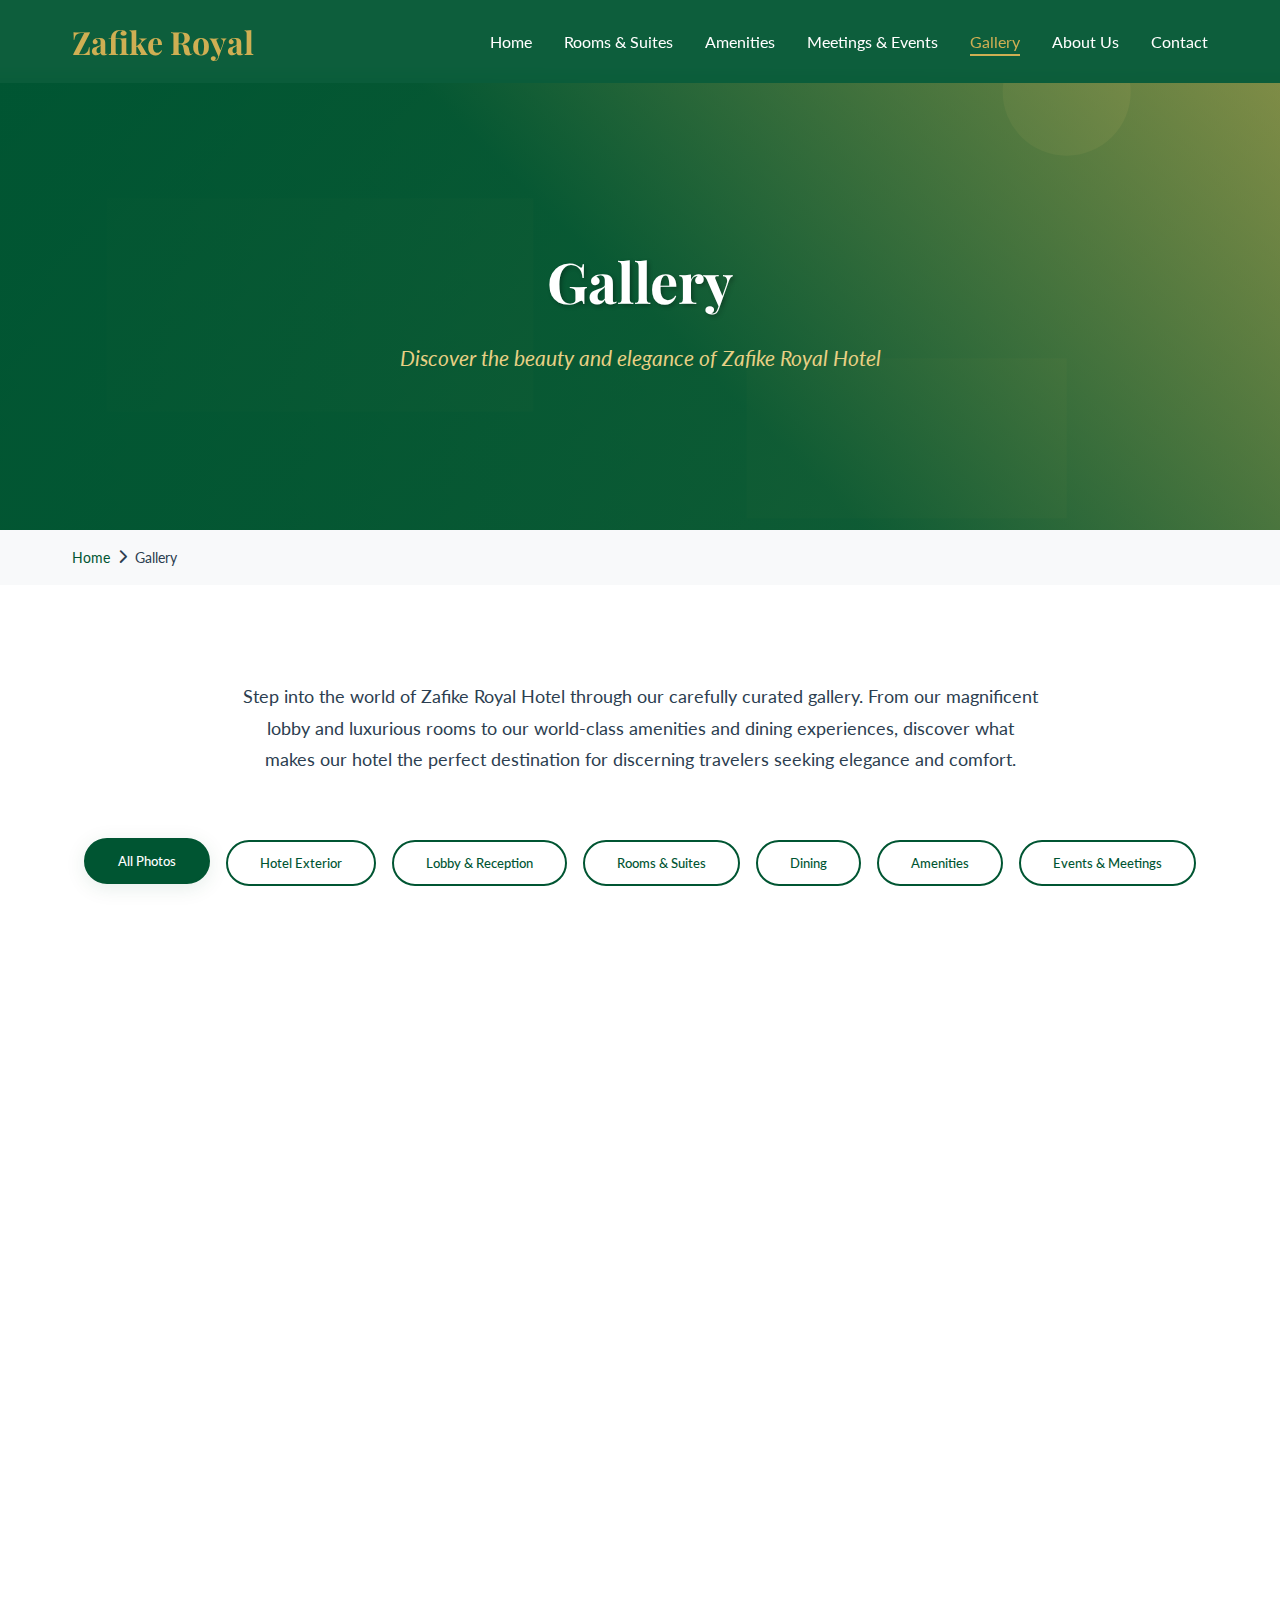
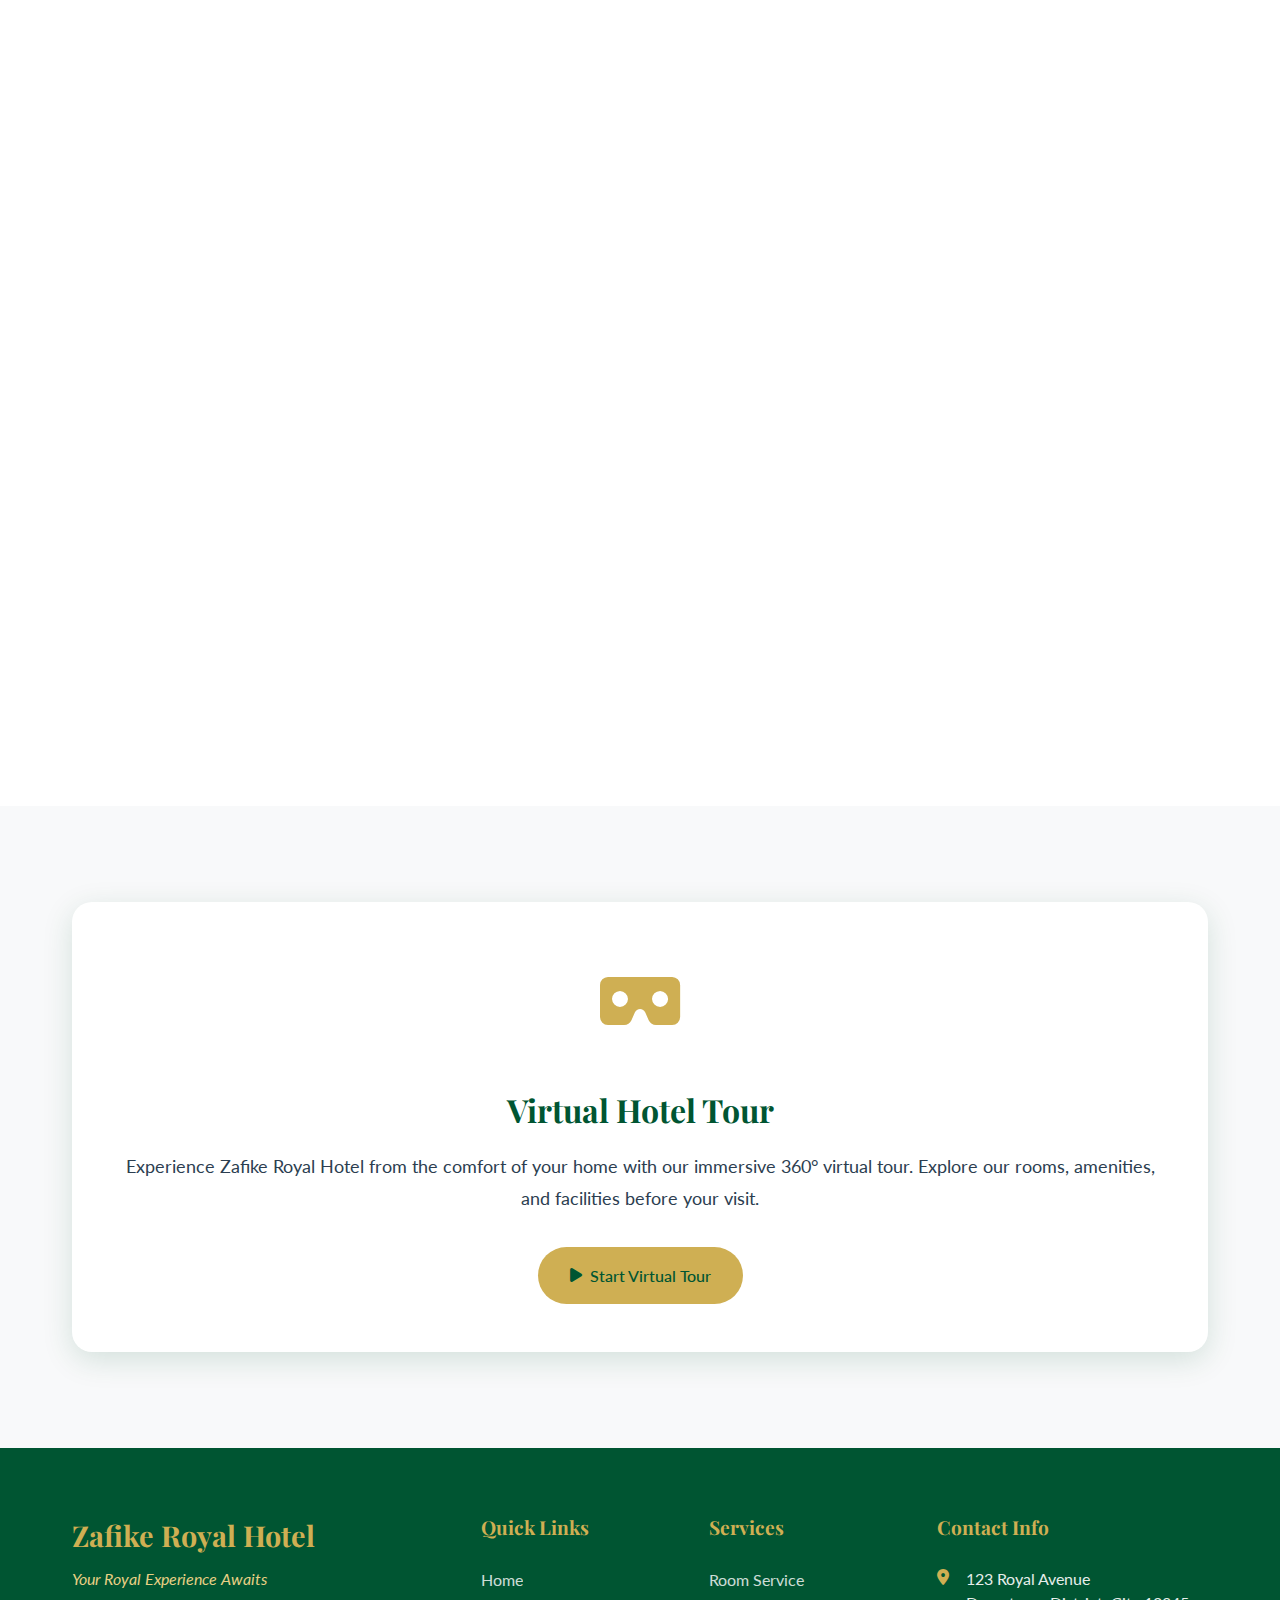
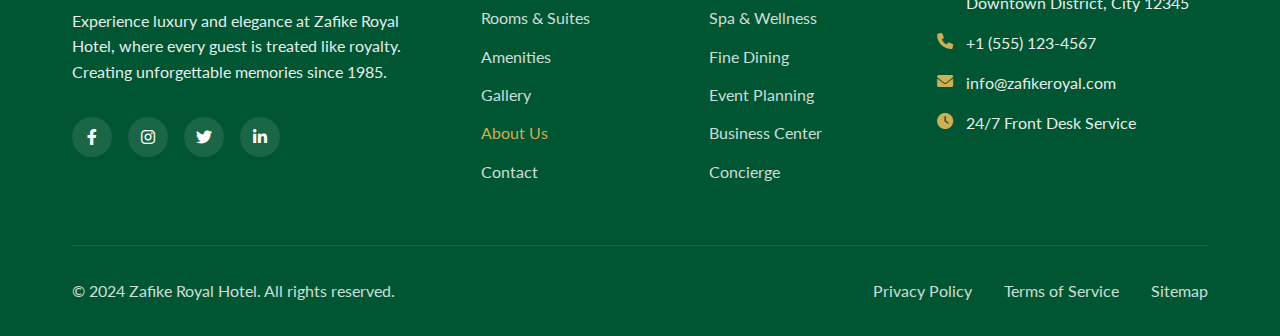
<file: gallery.html>
<!DOCTYPE html>
<html lang="en">
<head>
    <meta charset="UTF-8">
    <meta name="viewport" content="width=device-width, initial-scale=1.0">
    <title>Gallery - Zafike Royal Hotel</title>
    <link href="https://fonts.googleapis.com/css2?family=Playfair+Display:wght@400;600;700&family=Lato:wght@300;400;500&display=swap" rel="stylesheet">
    <link href="https://cdnjs.cloudflare.com/ajax/libs/font-awesome/6.0.0/css/all.min.css" rel="stylesheet">
    <style>
        * {
            margin: 0;
            padding: 0;
            box-sizing: border-box;
        }

        :root {
            --forest-green: #005532;
            --golden-yellow: #CFAF53;
            --light-gold: #E8D084;
            --white: #ffffff;
            --light-gray: #f8f9fa;
            --text-dark: #2c3e50;
            --shadow-light: 0 4px 20px rgba(0, 85, 50, 0.1);
            --shadow-medium: 0 8px 30px rgba(0, 85, 50, 0.15);
            --shadow-strong: 0 12px 40px rgba(0, 85, 50, 0.2);
            --transition: all 0.3s ease;
        }

        body {
            font-family: 'Lato', sans-serif;
            line-height: 1.6;
            color: var(--text-dark);
            overflow-x: hidden;
        }

        /* Navigation */
        .navbar {
            position: fixed;
            top: 0;
            width: 100%;
            background: rgba(0, 85, 50, 0.95);
            backdrop-filter: blur(10px);
            z-index: 1000;
            padding: 1rem 0;
            transition: var(--transition);
        }

        .navbar.scrolled {
            background: var(--forest-green);
            box-shadow: var(--shadow-medium);
        }

        .nav-container {
            max-width: 1200px;
            margin: 0 auto;
            display: flex;
            justify-content: space-between;
            align-items: center;
            padding: 0 2rem;
        }

        .logo {
            font-family: 'Playfair Display', serif;
            font-size: 2rem;
            font-weight: 700;
            color: var(--golden-yellow);
            text-decoration: none;
            transition: var(--transition);
        }

        .logo:hover {
            transform: scale(1.05);
        }

        .nav-menu {
            display: flex;
            list-style: none;
            gap: 2rem;
        }

        .nav-menu a {
            color: var(--white);
            text-decoration: none;
            font-weight: 400;
            position: relative;
            transition: var(--transition);
        }

        .nav-menu a.active {
            color: var(--golden-yellow);
        }

        .nav-menu a::after {
            content: '';
            position: absolute;
            bottom: -5px;
            left: 0;
            width: 0;
            height: 2px;
            background: var(--golden-yellow);
            transition: var(--transition);
        }

        .nav-menu a:hover::after,
        .nav-menu a.active::after {
            width: 100%;
        }

        .mobile-menu {
            display: none;
            flex-direction: column;
            cursor: pointer;
        }

        .mobile-menu span {
            width: 25px;
            height: 3px;
            background: var(--white);
            margin: 3px 0;
            transition: var(--transition);
        }

        /* Page Header */
        .page-header {
            height: 50vh;
            background: linear-gradient(135deg, rgba(0, 85, 50, 0.8), rgba(207, 175, 83, 0.3)),
                        url('data:image/svg+xml,<svg xmlns="http://www.w3.org/2000/svg" viewBox="0 0 1200 600"><rect fill="%23005532" width="1200" height="600"/><rect fill="%23CFAF53" width="400" height="200" x="100" y="200" opacity="0.15"/><circle fill="%23E8D084" cx="1000" cy="100" r="60" opacity="0.2"/><rect fill="%23CFAF53" width="300" height="150" x="700" y="350" opacity="0.1"/></svg>');
            background-size: cover;
            background-position: center;
            display: flex;
            align-items: center;
            justify-content: center;
            text-align: center;
            position: relative;
            margin-top: 80px;
        }

        .page-header::before {
            content: '';
            position: absolute;
            top: 0;
            left: 0;
            width: 100%;
            height: 100%;
            background: linear-gradient(45deg, 
                rgba(0, 85, 50, 0.9) 0%, 
                rgba(0, 85, 50, 0.7) 50%, 
                rgba(207, 175, 83, 0.5) 100%);
            z-index: 1;
        }

        .page-header-content {
            position: relative;
            z-index: 2;
            max-width: 800px;
            padding: 2rem;
        }

        .page-title {
            font-family: 'Playfair Display', serif;
            font-size: 3.5rem;
            font-weight: 700;
            color: var(--white);
            margin-bottom: 1rem;
            text-shadow: 2px 2px 4px rgba(0, 0, 0, 0.3);
        }

        .page-subtitle {
            font-size: 1.3rem;
            color: var(--light-gold);
            font-style: italic;
        }

        /* Breadcrumb */
        .breadcrumb {
            background: var(--light-gray);
            padding: 1rem 0;
        }

        .breadcrumb-container {
            max-width: 1200px;
            margin: 0 auto;
            padding: 0 2rem;
        }

        .breadcrumb-nav {
            display: flex;
            align-items: center;
            gap: 0.5rem;
            font-size: 0.9rem;
        }

        .breadcrumb-nav a {
            color: var(--forest-green);
            text-decoration: none;
            transition: var(--transition);
        }

        .breadcrumb-nav a:hover {
            color: var(--golden-yellow);
        }

        .breadcrumb-nav span {
            color: var(--text-dark);
        }

        /* Main Content */
        .main-content {
            padding: 6rem 0;
            background: var(--white);
        }

        .container {
            max-width: 1200px;
            margin: 0 auto;
            padding: 0 2rem;
        }

        .section-intro {
            text-align: center;
            max-width: 800px;
            margin: 0 auto 4rem;
        }

        .intro-text {
            font-size: 1.1rem;
            color: var(--text-dark);
            line-height: 1.8;
        }

        /* Gallery Filter */
        .gallery-filter {
            display: flex;
            justify-content: center;
            gap: 1rem;
            margin-bottom: 4rem;
            flex-wrap: wrap;
        }

        .filter-btn {
            padding: 0.8rem 2rem;
            background: transparent;
            border: 2px solid var(--forest-green);
            color: var(--forest-green);
            font-weight: 500;
            border-radius: 50px;
            cursor: pointer;
            transition: var(--transition);
            font-family: 'Lato', sans-serif;
        }

        .filter-btn:hover,
        .filter-btn.active {
            background: var(--forest-green);
            color: var(--white);
            transform: translateY(-2px);
            box-shadow: var(--shadow-light);
        }

        /* Gallery Grid */
        .gallery-grid {
            display: grid;
            grid-template-columns: repeat(auto-fit, minmax(300px, 1fr));
            gap: 2rem;
            margin-bottom: 4rem;
        }

        .gallery-item {
            position: relative;
            border-radius: 20px;
            overflow: hidden;
            cursor: pointer;
            transition: var(--transition);
            box-shadow: var(--shadow-light);
            opacity: 0;
            transform: translateY(30px);
            animation: fadeInUp 0.8s ease forwards;
        }

        .gallery-item:hover {
            transform: translateY(-10px);
            box-shadow: var(--shadow-strong);
        }

        .gallery-item:nth-child(1) { animation-delay: 0.1s; }
        .gallery-item:nth-child(2) { animation-delay: 0.2s; }
        .gallery-item:nth-child(3) { animation-delay: 0.3s; }
        .gallery-item:nth-child(4) { animation-delay: 0.4s; }
        .gallery-item:nth-child(5) { animation-delay: 0.5s; }
        .gallery-item:nth-child(6) { animation-delay: 0.6s; }
        .gallery-item:nth-child(7) { animation-delay: 0.7s; }
        .gallery-item:nth-child(8) { animation-delay: 0.8s; }
        .gallery-item:nth-child(9) { animation-delay: 0.9s; }

        .gallery-image {
            width: 100%;
            height: 300px;
            background: linear-gradient(135deg, var(--forest-green), var(--golden-yellow));
            position: relative;
            overflow: hidden;
        }

        .gallery-image::before {
            content: '';
            position: absolute;
            top: 0;
            left: 0;
            width: 100%;
            height: 100%;
            background: linear-gradient(45deg, 
                rgba(0, 85, 50, 0.3) 0%, 
                rgba(207, 175, 83, 0.3) 100%);
            z-index: 1;
            transition: var(--transition);
        }

        .gallery-item:hover .gallery-image::before {
            opacity: 0.7;
        }

        .gallery-image::after {
            content: attr(data-category);
            position: absolute;
            top: 50%;
            left: 50%;
            transform: translate(-50%, -50%);
            color: white;
            font-size: 1.2rem;
            font-weight: 600;
            text-shadow: 2px 2px 4px rgba(0, 0, 0, 0.5);
            z-index: 2;
        }

        .gallery-overlay {
            position: absolute;
            bottom: 0;
            left: 0;
            right: 0;
            background: linear-gradient(transparent, rgba(0, 0, 0, 0.8));
            color: white;
            padding: 2rem 1.5rem 1.5rem;
            transform: translateY(100%);
            transition: var(--transition);
            z-index: 3;
        }

        .gallery-item:hover .gallery-overlay {
            transform: translateY(0);
        }

        .gallery-title {
            font-family: 'Playfair Display', serif;
            font-size: 1.3rem;
            font-weight: 600;
            margin-bottom: 0.5rem;
        }

        .gallery-description {
            font-size: 0.9rem;
            opacity: 0.9;
        }

        .gallery-category {
            position: absolute;
            top: 1rem;
            left: 1rem;
            background: var(--golden-yellow);
            color: var(--forest-green);
            padding: 0.5rem 1rem;
            border-radius: 20px;
            font-size: 0.8rem;
            font-weight: 600;
            z-index: 3;
        }

        .gallery-expand {
            position: absolute;
            top: 1rem;
            right: 1rem;
            background: rgba(255, 255, 255, 0.2);
            color: white;
            border: none;
            width: 40px;
            height: 40px;
            border-radius: 50%;
            display: flex;
            align-items: center;
            justify-content: center;
            cursor: pointer;
            transition: var(--transition);
            z-index: 3;
            opacity: 0;
        }

        .gallery-item:hover .gallery-expand {
            opacity: 1;
        }

        .gallery-expand:hover {
            background: rgba(255, 255, 255, 0.3);
            transform: scale(1.1);
        }

        /* Lightbox Modal */
        .lightbox {
            display: none;
            position: fixed;
            z-index: 2000;
            left: 0;
            top: 0;
            width: 100%;
            height: 100%;
            background: rgba(0, 0, 0, 0.9);
            backdrop-filter: blur(5px);
        }

        .lightbox.active {
            display: flex;
            align-items: center;
            justify-content: center;
            animation: fadeIn 0.3s ease;
        }

        .lightbox-content {
            position: relative;
            max-width: 90vw;
            max-height: 90vh;
            margin: 2rem;
        }

        .lightbox-image {
            width: 100%;
            height: auto;
            max-height: 80vh;
            object-fit: contain;
            border-radius: 10px;
            background: linear-gradient(135deg, var(--forest-green), var(--golden-yellow));
            display: flex;
            align-items: center;
            justify-content: center;
            color: white;
            font-size: 1.5rem;
            min-height: 400px;
        }

        .lightbox-info {
            background: var(--white);
            padding: 1.5rem;
            border-radius: 0 0 10px 10px;
            text-align: center;
        }

        .lightbox-title {
            font-family: 'Playfair Display', serif;
            font-size: 1.5rem;
            color: var(--forest-green);
            margin-bottom: 0.5rem;
        }

        .lightbox-close {
            position: absolute;
            top: -50px;
            right: 0;
            background: rgba(255, 255, 255, 0.2);
            border: none;
            width: 40px;
            height: 40px;
            border-radius: 50%;
            color: white;
            font-size: 1.2rem;
            cursor: pointer;
            transition: var(--transition);
        }

        .lightbox-close:hover {
            background: rgba(255, 255, 255, 0.3);
            transform: rotate(90deg);
        }

        .lightbox-nav {
            position: absolute;
            top: 50%;
            transform: translateY(-50%);
            background: rgba(255, 255, 255, 0.2);
            border: none;
            width: 50px;
            height: 50px;
            border-radius: 50%;
            color: white;
            font-size: 1.2rem;
            cursor: pointer;
            transition: var(--transition);
        }

        .lightbox-nav:hover {
            background: rgba(255, 255, 255, 0.3);
        }

        .lightbox-prev {
            left: -70px;
        }

        .lightbox-next {
            right: -70px;
        }

        /* Virtual Tour Section */
        .virtual-tour {
            background: var(--light-gray);
            padding: 6rem 0;
        }

        .tour-card {
            background: var(--white);
            border-radius: 20px;
            padding: 3rem;
            text-align: center;
            box-shadow: var(--shadow-medium);
            transition: var(--transition);
        }

        .tour-card:hover {
            transform: translateY(-10px);
            box-shadow: var(--shadow-strong);
        }

        .tour-icon {
            font-size: 4rem;
            color: var(--golden-yellow);
            margin-bottom: 2rem;
        }

        .tour-title {
            font-family: 'Playfair Display', serif;
            font-size: 2rem;
            color: var(--forest-green);
            margin-bottom: 1rem;
        }

        .tour-description {
            font-size: 1.1rem;
            color: var(--text-dark);
            margin-bottom: 2rem;
            line-height: 1.8;
        }

        .btn {
            padding: 1rem 2rem;
            border: none;
            border-radius: 50px;
            font-weight: 500;
            cursor: pointer;
            transition: var(--transition);
            text-decoration: none;
            display: inline-flex;
            align-items: center;
            gap: 0.5rem;
            justify-content: center;
            font-size: 1rem;
        }

        .btn-primary {
            background: var(--golden-yellow);
            color: var(--forest-green);
        }

        .btn-primary:hover {
            background: var(--light-gold);
            transform: translateY(-2px);
            box-shadow: var(--shadow-light);
        }

         /* Footer */
.footer {
    background: var(--forest-green);
    color: var(--white);
    padding: 4rem 0 0;
}

.footer-container {
    max-width: 1200px;
    margin: 0 auto;
    padding: 0 2rem;
}

.footer-content {
    display: grid;
    grid-template-columns: 2fr 1fr 1fr 1.5fr;
    gap: 3rem;
    margin-bottom: 3rem;
}

.footer-section h3,
.footer-section h4 {
    font-family: 'Playfair Display', serif;
    margin-bottom: 1.5rem;
}

.footer-logo h3 {
    color: var(--golden-yellow);
    font-size: 1.8rem;
    margin-bottom: 0.5rem;
}

.footer-tagline {
    color: var(--light-gold);
    font-style: italic;
    margin-bottom: 1rem;
}

.footer-description {
    line-height: 1.6;
    margin-bottom: 2rem;
    opacity: 0.9;
}

.social-links {
    display: flex;
    gap: 1rem;
}

.social-link {
    width: 40px;
    height: 40px;
    background: rgba(255, 255, 255, 0.1);
    border-radius: 50%;
    display: flex;
    align-items: center;
    justify-content: center;
    color: var(--white);
    text-decoration: none;
    transition: var(--transition);
}

.social-link:hover {
    background: var(--golden-yellow);
    color: var(--forest-green);
    transform: translateY(-2px);
}

.footer-title {
    color: var(--golden-yellow);
    font-size: 1.2rem;
    margin-bottom: 1.5rem;
}

.footer-links {
    list-style: none;
}

.footer-links li {
    margin-bottom: 0.8rem;
}

.footer-links a {
    color: var(--white);
    text-decoration: none;
    opacity: 0.8;
    transition: var(--transition);
}

.footer-links a:hover,
.footer-links a.active {
    opacity: 1;
    color: var(--golden-yellow);
}

.contact-info {
    space-y: 1rem;
}

.contact-item {
    display: flex;
    align-items: flex-start;
    gap: 0.8rem;
    margin-bottom: 1rem;
}

.contact-item i {
    color: var(--golden-yellow);
    width: 16px;
    margin-top: 2px;
}

.contact-item span {
    opacity: 0.9;
    line-height: 1.5;
}

.footer-bottom {
    border-top: 1px solid rgba(255, 255, 255, 0.1);
    padding: 2rem 0;
}

.footer-bottom-content {
    display: flex;
    justify-content: space-between;
    align-items: center;
    flex-wrap: wrap;
    gap: 1rem;
}

.footer-bottom-content p {
    opacity: 0.8;
}

.footer-bottom-links {
    display: flex;
    gap: 2rem;
}

.footer-bottom-links a {
    color: var(--white);
    text-decoration: none;
    opacity: 0.8;
    transition: var(--transition);
}

.footer-bottom-links a:hover {
    opacity: 1;
    color: var(--golden-yellow);
}

/* Footer Responsive Styles */
@media (max-width: 768px) {
    .footer-content {
        grid-template-columns: 1fr;
        gap: 2rem;
    }

    .footer-bottom-content {
        flex-direction: column;
        text-align: center;
    }

    .footer-bottom-links {
        justify-content: center;
    }
}

@media (max-width: 480px) {
    .footer-container {
        padding: 0 1rem;
    }

    .footer-bottom-links {
        flex-direction: column;
        gap: 1rem;
    }
}


        /* Animations */
        @keyframes fadeInUp {
            from {
                opacity: 0;
                transform: translateY(30px);
            }
            to {
                opacity: 1;
                transform: translateY(0);
            }
        }

        @keyframes fadeIn {
            from { opacity: 0; }
            to { opacity: 1; }
        }

        /* Responsive Design */
        @media (max-width: 768px) {
            .nav-menu {
        position: fixed;
        top: 0;
        right: -100%;
        height: 100vh;
        width: 100%;
        background: var(--forest-green); /* or any background */
        flex-direction: column;
        align-items: center;
        justify-content: center;
        z-index: 999;
        gap: 2rem;
        transition: right 0.3s ease;
    }

    .nav-menu.active {
        right: 0;
    }

   /* Animate to "X" */
.mobile-menu.open span:nth-child(1) {
    transform: rotate(45deg) translate(5px, 5px);
}

.mobile-menu.open span:nth-child(2) {
    opacity: 0;
}

.mobile-menu.open span:nth-child(3) {
    transform: rotate(-45deg) translate(5px, -5px);
}

            .mobile-menu {
                display: flex;
            }


            .page-title {
                font-size: 2.5rem;
            }

            .gallery-grid {
                grid-template-columns: 1fr;
                gap: 1.5rem;
            }

            .gallery-filter {
                flex-direction: column;
                align-items: center;
            }

            .lightbox-nav {
                display: none;
            }

            .lightbox-content {
                margin: 1rem;
            }

            .container {
                padding: 0 1rem;
            }
        }

        @media (max-width: 480px) {
            .page-title {
                font-size: 2rem;
            }

            .gallery-image {
                height: 250px;
            }

            .tour-card {
                padding: 2rem;
            }

            .tour-icon {
                font-size: 3rem;
            }
        }
    </style>
</head>
<body>
    <!-- Navigation -->
    <nav class="navbar" id="navbar">
        <div class="nav-container">
            <a href="#" class="logo">Zafike Royal</a>
            <ul class="nav-menu">
                <li><a href="index.html">Home</a></li>
                <li><a href="room.html">Rooms & Suites</a></li>
                <li><a href="amneitites.html">Amenities</a></li>
                <li><a href="Meeting.html" >Meetings & Events</a></li>
                <li><a href="#" class="active">Gallery</a></li>
                <li><a href="about.html">About Us</a></li>
                <li><a href="contact.html">Contact</a></li>
            </ul>
            <div class="mobile-menu">
                <span></span>
                <span></span>
                <span></span>
            </div>
        </div>
    </nav>

    <!-- Page Header -->
    <section class="page-header">
        <div class="page-header-content">
            <h1 class="page-title">Gallery</h1>
            <p class="page-subtitle">Discover the beauty and elegance of Zafike Royal Hotel</p>
        </div>
    </section>

    <!-- Breadcrumb -->
    <section class="breadcrumb">
        <div class="breadcrumb-container">
            <nav class="breadcrumb-nav">
                <a href="index.html">Home</a>
                <i class="fas fa-chevron-right"></i>
                <span>Gallery</span>
            </nav>
        </div>
    </section>

    <!-- Main Content -->
    <section class="main-content">
        <div class="container">
            <div class="section-intro">
                <p class="intro-text">
                    Step into the world of Zafike Royal Hotel through our carefully curated gallery. From our magnificent lobby and luxurious rooms to our world-class amenities and dining experiences, discover what makes our hotel the perfect destination for discerning travelers seeking elegance and comfort.
                </p>
            </div>

            <!-- Gallery Filter -->
            <div class="gallery-filter">
                <button class="filter-btn active" data-filter="all">All Photos</button>
                <button class="filter-btn" data-filter="exterior">Hotel Exterior</button>
                <button class="filter-btn" data-filter="lobby">Lobby & Reception</button>
                <button class="filter-btn" data-filter="rooms">Rooms & Suites</button>
                <button class="filter-btn" data-filter="dining">Dining</button>
                <button class="filter-btn" data-filter="amenities">Amenities</button>
                <button class="filter-btn" data-filter="events">Events & Meetings</button>
            </div>

            <!-- Gallery Grid -->
            <div class="gallery-grid" id="galleryGrid">
                <!-- Hotel Exterior -->
                <div class="gallery-item" data-category="exterior" onclick="openLightbox(0)">
                    <div class="gallery-image" data-category="Hotel Facade"></div>
                    <div class="gallery-category">Exterior</div>
                    <button class="gallery-expand"><i class="fas fa-expand"></i></button>
                    <div class="gallery-overlay">
                        <h3 class="gallery-title">Magnificent Hotel Facade</h3>
                        <p class="gallery-description">The grand entrance of Zafike Royal Hotel showcasing timeless architecture and elegant design.</p>
                    </div>
                </div>

                <div class="gallery-item" data-category="exterior" onclick="openLightbox(1)">
                    <div class="gallery-image" data-category="Garden View"></div>
                    <div class="gallery-category">Exterior</div>
                    <button class="gallery-expand"><i class="fas fa-expand"></i></button>
                    <div class="gallery-overlay">
                        <h3 class="gallery-title">Beautiful Hotel Gardens</h3>
                        <p class="gallery-description">Lush landscaped gardens surrounding the hotel, perfect for evening strolls and relaxation.</p>
                    </div>
                </div>

                <!-- Lobby & Reception -->
                <div class="gallery-item" data-category="lobby" onclick="openLightbox(2)">
                    <div class="gallery-image" data-category="Grand Lobby"></div>
                    <div class="gallery-category">Lobby</div>
                    <button class="gallery-expand"><i class="fas fa-expand"></i></button>
                    <div class="gallery-overlay">
                        <h3 class="gallery-title">Grand Lobby</h3>
                        <p class="gallery-description">Our spacious lobby featuring marble floors, crystal chandeliers, and comfortable seating areas.</p>
                    </div>
                </div>

                <div class="gallery-item" data-category="lobby" onclick="openLightbox(3)">
                    <div class="gallery-image" data-category="Reception Desk"></div>
                    <div class="gallery-category">Lobby</div>
                    <button class="gallery-expand"><i class="fas fa-expand"></i></button>
                    <div class="gallery-overlay">
                        <h3 class="gallery-title">Reception & Concierge</h3>
                        <p class="gallery-description">24-hour reception desk with professional staff ready to assist with all your needs.</p>
                    </div>
                </div>

                <!-- Rooms & Suites -->
                <div class="gallery-item" data-category="rooms" onclick="openLightbox(4)">
                    <div class="gallery-image" data-category="Royal Suite"></div>
                    <div class="gallery-category">Suites</div>
                    <button class="gallery-expand"><i class="fas fa-expand"></i></button>
                    <div class="gallery-overlay">
                        <h3 class="gallery-title">Royal Suite Living Room</h3>
                        <p class="gallery-description">Luxurious living space with premium furnishings and panoramic city views.</p>
                    </div>
                </div>

                <div class="gallery-item" data-category="rooms" onclick="openLightbox(5)">
                    <div class="gallery-image" data-category="Deluxe Room"></div>
                    <div class="gallery-category">Rooms</div>
                    <button class="gallery-expand"><i class="fas fa-expand"></i></button>
                    <div class="gallery-overlay">
                        <h3 class="gallery-title">Deluxe Room</h3>
                        <p class="gallery-description">Elegantly appointed deluxe room with modern amenities and sophisticated décor.</p>
                    </div>
                </div>

                <div class="gallery-item" data-category="rooms" onclick="openLightbox(6)">
                    <div class="gallery-image" data-category="Bathroom Suite"></div>
                    <div class="gallery-category">Suites</div>
                    <button class="gallery-expand"><i class="fas fa-expand"></i></button>
                    <div class="gallery-overlay">
                        <h3 class="gallery-title">Luxury Bathroom</h3>
                        <p class="gallery-description">Marble bathroom with rainfall shower, bathtub, and premium amenities.</p>
                    </div>
                </div>

                <!-- Dining -->
                <div class="gallery-item" data-category="dining" onclick="openLightbox(7)">
                    <div class="gallery-image" data-category="Restaurant"></div>
                    <div class="gallery-category">Dining</div>
                    <button class="gallery-expand"><i class="fas fa-expand"></i></button>
                    <div class="gallery-overlay">
                        <h3 class="gallery-title">Fine Dining Restaurant</h3>
                        <p class="gallery-description">Elegant restaurant serving gourmet cuisine in a sophisticated atmosphere.</p>
                    </div>
                </div>

                <div class="gallery-item" data-category="dining" onclick="openLightbox(8)">
                    <div class="gallery-image" data-category="Bar Lounge"></div>
                    <div class="gallery-category">Dining</div>
                    <button class="gallery-expand"><i class="fas fa-expand"></i></button>
                    <div class="gallery-overlay">
                        <h3 class="gallery-title">Royal Bar & Lounge</h3>
                        <p class="gallery-description">Stylish bar offering premium cocktails and spirits in an intimate setting.</p>
                    </div>
                </div>

                <!-- Amenities -->
                <div class="gallery-item" data-category="amenities" onclick="openLightbox(9)">
                    <div class="gallery-image" data-category="Swimming Pool"></div>
                    <div class="gallery-category">Amenities</div>
                    <button class="gallery-expand"><i class="fas fa-expand"></i></button>
                    <div class="gallery-overlay">
                        <h3 class="gallery-title">Outdoor Swimming Pool</h3>
                        <p class="gallery-description">Temperature-controlled pool with poolside service and comfortable lounging areas.</p>
                    </div>
                </div>

                <div class="gallery-item" data-category="amenities" onclick="openLightbox(10)">
                    <div class="gallery-image" data-category="Fitness Center"></div>
                    <div class="gallery-category">Amenities</div>
                    <button class="gallery-expand"><i class="fas fa-expand"></i></button>
                    <div class="gallery-overlay">
                        <h3 class="gallery-title">State-of-the-Art Fitness Center</h3>
                        <p class="gallery-description">Modern gym equipment and fitness facilities available 24/7 for our guests.</p>
                    </div>
                </div>

                <div class="gallery-item" data-category="amenities" onclick="openLightbox(11)">
                    <div class="gallery-image" data-category="Spa Treatment"></div>
                    <div class="gallery-category">Amenities</div>
                    <button class="gallery-expand"><i class="fas fa-expand"></i></button>
                    <div class="gallery-overlay">
                        <h3 class="gallery-title">Luxury Spa</h3>
                        <p class="gallery-description">Tranquil spa environment offering rejuvenating treatments and wellness services.</p>
                    </div>
                </div>

                            </div>
        </div>
    </section>

    <!-- Virtual Tour Section -->
    <section class="virtual-tour">
        <div class="container">
            <div class="tour-card">
                <div class="tour-icon">
                    <i class="fas fa-vr-cardboard"></i>
                </div>
                <h2 class="tour-title">Virtual Hotel Tour</h2>
                <p class="tour-description">
                    Experience Zafike Royal Hotel from the comfort of your home with our immersive 360° virtual tour. 
                    Explore our rooms, amenities, and facilities before your visit.
                </p>
                <a href="#" class="btn btn-primary" onclick="startVirtualTour()">
                    <i class="fas fa-play"></i>
                    Start Virtual Tour
                </a>
            </div>
        </div>
    </section>

    <!-- Lightbox Modal -->
    <div class="lightbox" id="lightbox">
        <div class="lightbox-content">
            <button class="lightbox-close" onclick="closeLightbox()">
                <i class="fas fa-times"></i>
            </button>
            <button class="lightbox-nav lightbox-prev" onclick="previousImage()">
                <i class="fas fa-chevron-left"></i>
            </button>
            <button class="lightbox-nav lightbox-next" onclick="nextImage()">
                <i class="fas fa-chevron-right"></i>
            </button>
            <div class="lightbox-image" id="lightboxImage">
                Current Image
            </div>
            <div class="lightbox-info">
                <h3 class="lightbox-title" id="lightboxTitle">Image Title</h3>
                <p id="lightboxDescription">Image description will appear here.</p>
            </div>
        </div>
    </div>


    <!-- Footer -->
    <footer class="footer">
        <div class="footer-container">
            <div class="footer-content">
                <div class="footer-section">
                    <div class="footer-logo">
                        <h3>Zafike Royal Hotel</h3>
                        <p class="footer-tagline">Your Royal Experience Awaits</p>
                    </div>
                    <p class="footer-description">
                        Experience luxury and elegance at Zafike Royal Hotel, where every guest is treated like royalty. Creating unforgettable memories since 1985.
                    </p>
                    <div class="social-links">
                        <a href="#" class="social-link"><i class="fab fa-facebook-f"></i></a>
                        <a href="#" class="social-link"><i class="fab fa-instagram"></i></a>
                        <a href="#" class="social-link"><i class="fab fa-twitter"></i></a>
                        <a href="#" class="social-link"><i class="fab fa-linkedin-in"></i></a>
                    </div>
                </div>

                <div class="footer-section">
                    <h4 class="footer-title">Quick Links</h4>
                    <ul class="footer-links">
                        <li><a href="index.html">Home</a></li>
                        <li><a href="room.html">Rooms & Suites</a></li>
                        <li><a href="amneitites.html">Amenities</a></li>
                        <li><a href="gallery.html">Gallery</a></li>
                        <li><a href="#" class="active">About Us</a></li>
                        <li><a href="contact.html">Contact</a></li>
                    </ul>
                </div>

                <div class="footer-section">
                    <h4 class="footer-title">Services</h4>
                    <ul class="footer-links">
                        <li><a href="#">Room Service</a></li>
                        <li><a href="#">Spa & Wellness</a></li>
                        <li><a href="#">Fine Dining</a></li>
                        <li><a href="#">Event Planning</a></li>
                        <li><a href="#">Business Center</a></li>
                        <li><a href="#">Concierge</a></li>
                    </ul>
                </div>

                <div class="footer-section">
                    <h4 class="footer-title">Contact Info</h4>
                    <div class="contact-info">
                        <div class="contact-item">
                            <i class="fas fa-map-marker-alt"></i>
                            <span>123 Royal Avenue<br>Downtown District, City 12345</span>
                        </div>
                        <div class="contact-item">
                            <i class="fas fa-phone"></i>
                            <span>+1 (555) 123-4567</span>
                        </div>
                        <div class="contact-item">
                            <i class="fas fa-envelope"></i>
                            <span>info@zafikeroyal.com</span>
                        </div>
                        <div class="contact-item">
                            <i class="fas fa-clock"></i>
                            <span>24/7 Front Desk Service</span>
                        </div>
                    </div>
                </div>
            </div>

            <div class="footer-bottom">
                <div class="footer-bottom-content">
                    <p>&copy; 2024 Zafike Royal Hotel. All rights reserved.</p>
                    <div class="footer-bottom-links">
                        <a href="#">Privacy Policy</a>
                        <a href="#">Terms of Service</a>
                        <a href="#">Sitemap</a>
                    </div>
                </div>
            </div>
        </div>
    </footer>


     <script>
   const mobileMenu = document.querySelector('.mobile-menu');
    const navMenu = document.querySelector('.nav-menu');
    const navLinks = document.querySelectorAll('.nav-menu a');

    // Toggle menu on hamburger click
    mobileMenu.addEventListener('click', function () {
        navMenu.classList.toggle('active');
        mobileMenu.classList.toggle('open');
        document.body.style.overflow = navMenu.classList.contains('active') ? 'hidden' : 'auto';
    });

    // Close menu when a link is clicked
    navLinks.forEach(link => {
        link.addEventListener('click', () => {
            navMenu.classList.remove('active');
            mobileMenu.classList.remove('open');
            document.body.style.overflow = 'auto';
        });
    });
</script>
    <script>
        // Gallery data
        const galleryData = [
            { title: "Magnificent Hotel Facade", description: "The grand entrance of Zafike Royal Hotel showcasing timeless architecture and elegant design.", category: "exterior" },
            { title: "Beautiful Hotel Gardens", description: "Lush landscaped gardens surrounding the hotel, perfect for evening strolls and relaxation.", category: "exterior" },
            { title: "Grand Lobby", description: "Our spacious lobby featuring marble floors, crystal chandeliers, and comfortable seating areas.", category: "lobby" },
            { title: "Reception & Concierge", description: "24-hour reception desk with professional staff ready to assist with all your needs.", category: "lobby" },
            { title: "Royal Suite Living Room", description: "Luxurious living space with premium furnishings and panoramic city views.", category: "rooms" },
            { title: "Deluxe Room", description: "Elegantly appointed deluxe room with modern amenities and sophisticated décor.", category: "rooms" },
            { title: "Luxury Bathroom", description: "Marble bathroom with rainfall shower, bathtub, and premium amenities.", category: "rooms" },
            { title: "Fine Dining Restaurant", description: "Elegant restaurant serving gourmet cuisine in a sophisticated atmosphere.", category: "dining" },
            { title: "Royal Bar & Lounge", description: "Stylish bar offering premium cocktails and spirits in an intimate setting.", category: "dining" },
            { title: "Outdoor Swimming Pool", description: "Temperature-controlled pool with poolside service and comfortable lounging areas.", category: "amenities" },
            { title: "State-of-the-Art Fitness Center", description: "Modern gym equipment and fitness facilities available 24/7 for our guests.", category: "amenities" },
            { title: "Luxury Spa", description: "Tranquil spa environment offering rejuvenating treatments and wellness services.", category: "amenities" },
            { title: "Grand Ballroom", description: "Elegant ballroom perfect for weddings, galas, and special celebrations.", category: "events" },
            { title: "Executive Conference Room", description: "Modern meeting facilities equipped with state-of-the-art audiovisual technology.", category: "events" },
            { title: "Wedding Reception Setup", description: "Beautifully decorated reception hall ready for your special celebration.", category: "events" }
        ];

        let currentImageIndex = 0;
        let filteredImages = [...galleryData];
        
        // Navbar scroll effect
        window.addEventListener('scroll', function() {
            const navbar = document.getElementById('navbar');
            if (window.scrollY > 100) {
                navbar.classList.add('scrolled');
            } else {
                navbar.classList.remove('scrolled');
            }
        });

        // Gallery filter functionality
        document.addEventListener('DOMContentLoaded', function() {
            const filterBtns = document.querySelectorAll('.filter-btn');
            const galleryItems = document.querySelectorAll('.gallery-item');

            filterBtns.forEach(btn => {
                btn.addEventListener('click', function() {
                    // Remove active class from all buttons
                    filterBtns.forEach(b => b.classList.remove('active'));
                    // Add active class to clicked button
                    this.classList.add('active');

                    const filter = this.getAttribute('data-filter');
                    
                    // Filter images
                    galleryItems.forEach((item, index) => {
                        const category = item.getAttribute('data-category');
                        
                        if (filter === 'all' || category === filter) {
                            item.style.display = 'block';
                            // Re-animate visible items
                            setTimeout(() => {
                                item.style.opacity = '1';
                                item.style.transform = 'translateY(0)';
                            }, index * 100);
                        } else {
                            item.style.opacity = '0';
                            item.style.transform = 'translateY(30px)';
                            setTimeout(() => {
                                item.style.display = 'none';
                            }, 300);
                        }
                    });

                    // Update filtered images for lightbox
                    if (filter === 'all') {
                        filteredImages = [...galleryData];
                    } else {
                        filteredImages = galleryData.filter(img => img.category === filter);
                    }
                });
            });
        });

        // Lightbox functionality
        function openLightbox(index) {
            const lightbox = document.getElementById('lightbox');
            const lightboxImage = document.getElementById('lightboxImage');
            const lightboxTitle = document.getElementById('lightboxTitle');
            const lightboxDescription = document.getElementById('lightboxDescription');
            
            currentImageIndex = index;
            const imageData = galleryData[index];
            
            lightboxImage.textContent = imageData.title;
            lightboxTitle.textContent = imageData.title;
            lightboxDescription.textContent = imageData.description;
            
            lightbox.classList.add('active');
            document.body.style.overflow = 'hidden';
        }

        function closeLightbox() {
            const lightbox = document.getElementById('lightbox');
            lightbox.classList.remove('active');
            document.body.style.overflow = 'auto';
        }

        function nextImage() {
            currentImageIndex = (currentImageIndex + 1) % galleryData.length;
            updateLightboxImage();
        }

        function previousImage() {
            currentImageIndex = (currentImageIndex - 1 + galleryData.length) % galleryData.length;
            updateLightboxImage();
        }

        function updateLightboxImage() {
            const lightboxImage = document.getElementById('lightboxImage');
            const lightboxTitle = document.getElementById('lightboxTitle');
            const lightboxDescription = document.getElementById('lightboxDescription');
            
            const imageData = galleryData[currentImageIndex];
            
            lightboxImage.textContent = imageData.title;
            lightboxTitle.textContent = imageData.title;
            lightboxDescription.textContent = imageData.description;
        }

        // Close lightbox with Escape key
        document.addEventListener('keydown', function(e) {
            if (e.key === 'Escape') {
                closeLightbox();
            } else if (e.key === 'ArrowRight') {
                nextImage();
            } else if (e.key === 'ArrowLeft') {
                previousImage();
            }
        });

        // Close lightbox when clicking outside content
        document.getElementById('lightbox').addEventListener('click', function(e) {
            if (e.target === this) {
                closeLightbox();
            }
        });

        // Virtual tour functionality
        function startVirtualTour() {
            alert('Virtual tour feature would be integrated here. This could link to a 360° tour service or custom implementation.');
        }

   // Mobile menu toggle (basic implementation)
        document.querySelector('.mobile-menu').addEventListener('click', function() {
            const navMenu = document.querySelector('.nav-menu');
            navMenu.style.display = navMenu.style.display === 'flex' ? 'none' : 'flex';
        });

        // Intersection Observer for scroll animations
        const observerOptions = {
            threshold: 0.1,
            rootMargin: '0px 0px -50px 0px'
        };

        const observer = new IntersectionObserver(function(entries) {
            entries.forEach(entry => {
                if (entry.isIntersecting) {
                    entry.target.style.opacity = '1';
                    entry.target.style.transform = 'translateY(0)';
                }
            });
        }, observerOptions);

        // Observe gallery items for animations
        document.addEventListener('DOMContentLoaded', function() {
            const galleryItems = document.querySelectorAll('.gallery-item');
            galleryItems.forEach(item => {
                observer.observe(item);
            });
        });

        // Smooth scrolling for anchor links
        document.querySelectorAll('a[href^="#"]').forEach(anchor => {
            anchor.addEventListener('click', function (e) {
                e.preventDefault();
                const target = document.querySelector(this.getAttribute('href'));
                if (target) {
                    target.scrollIntoView({
                        behavior: 'smooth',
                        block: 'start'
                    });
                }
            });
        });

        // Add hover effects to footer links
        document.addEventListener('DOMContentLoaded', function() {
            const footerLinks = document.querySelectorAll('footer a');
            footerLinks.forEach(link => {
                link.addEventListener('mouseenter', function() {
                    this.style.color = 'var(--golden-yellow)';
                    this.style.transform = 'translateX(5px)';
                });
                
                link.addEventListener('mouseleave', function() {
                    this.style.color = 'white';
                    this.style.transform = 'translateX(0)';
                });
            });
        });
    </script>
</body>
</html>
</file>
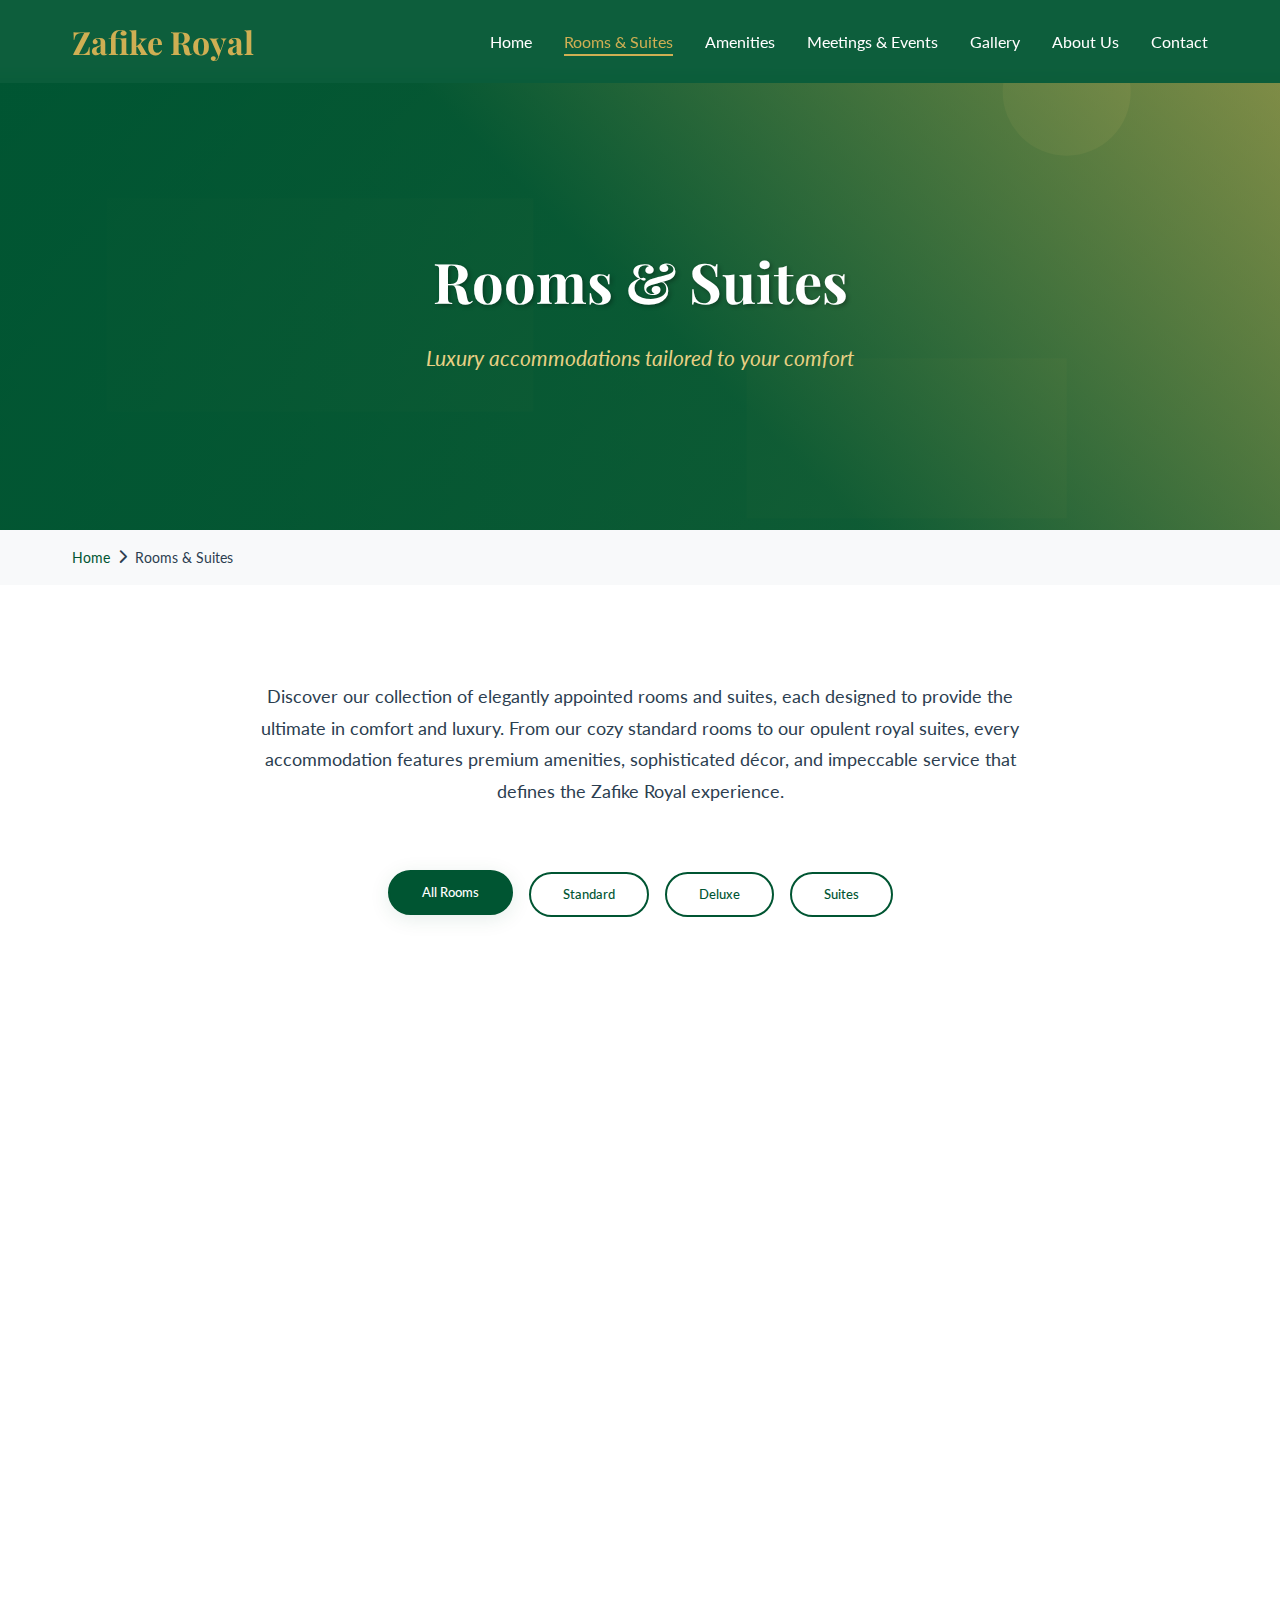
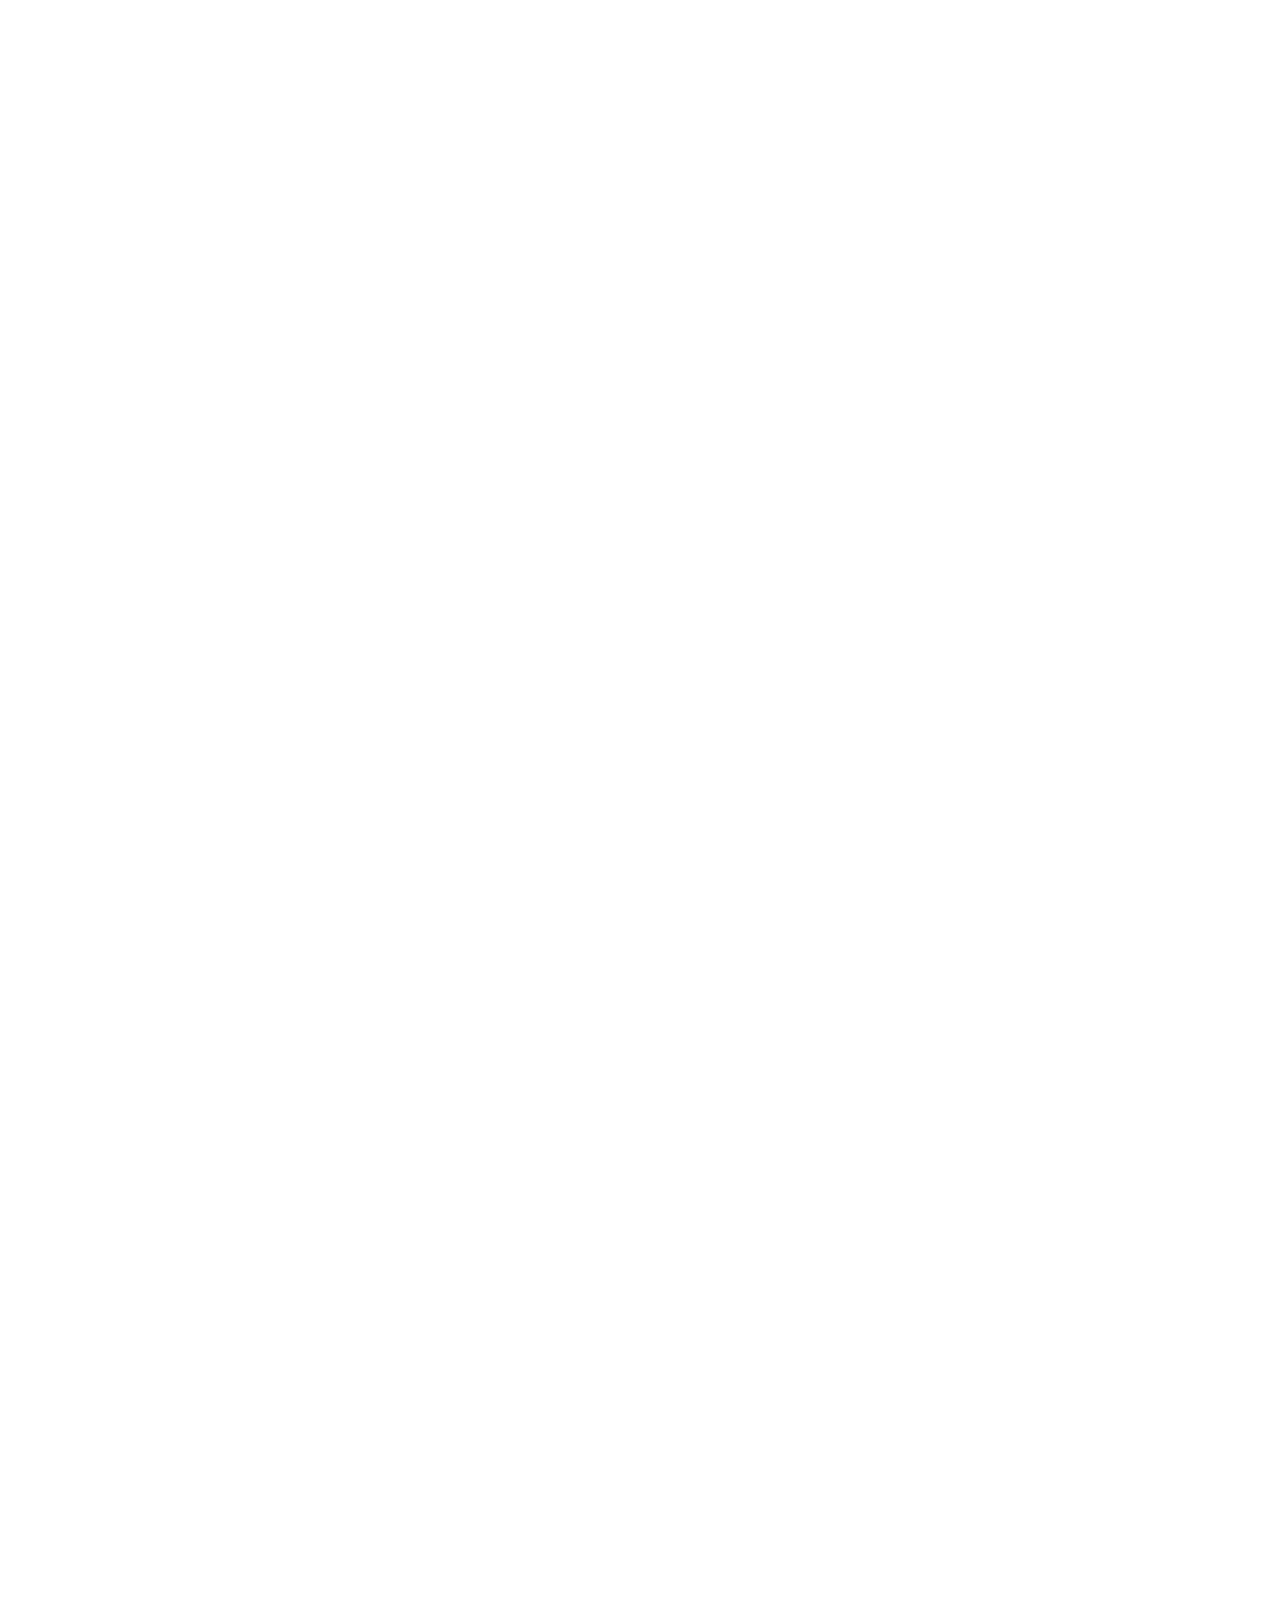
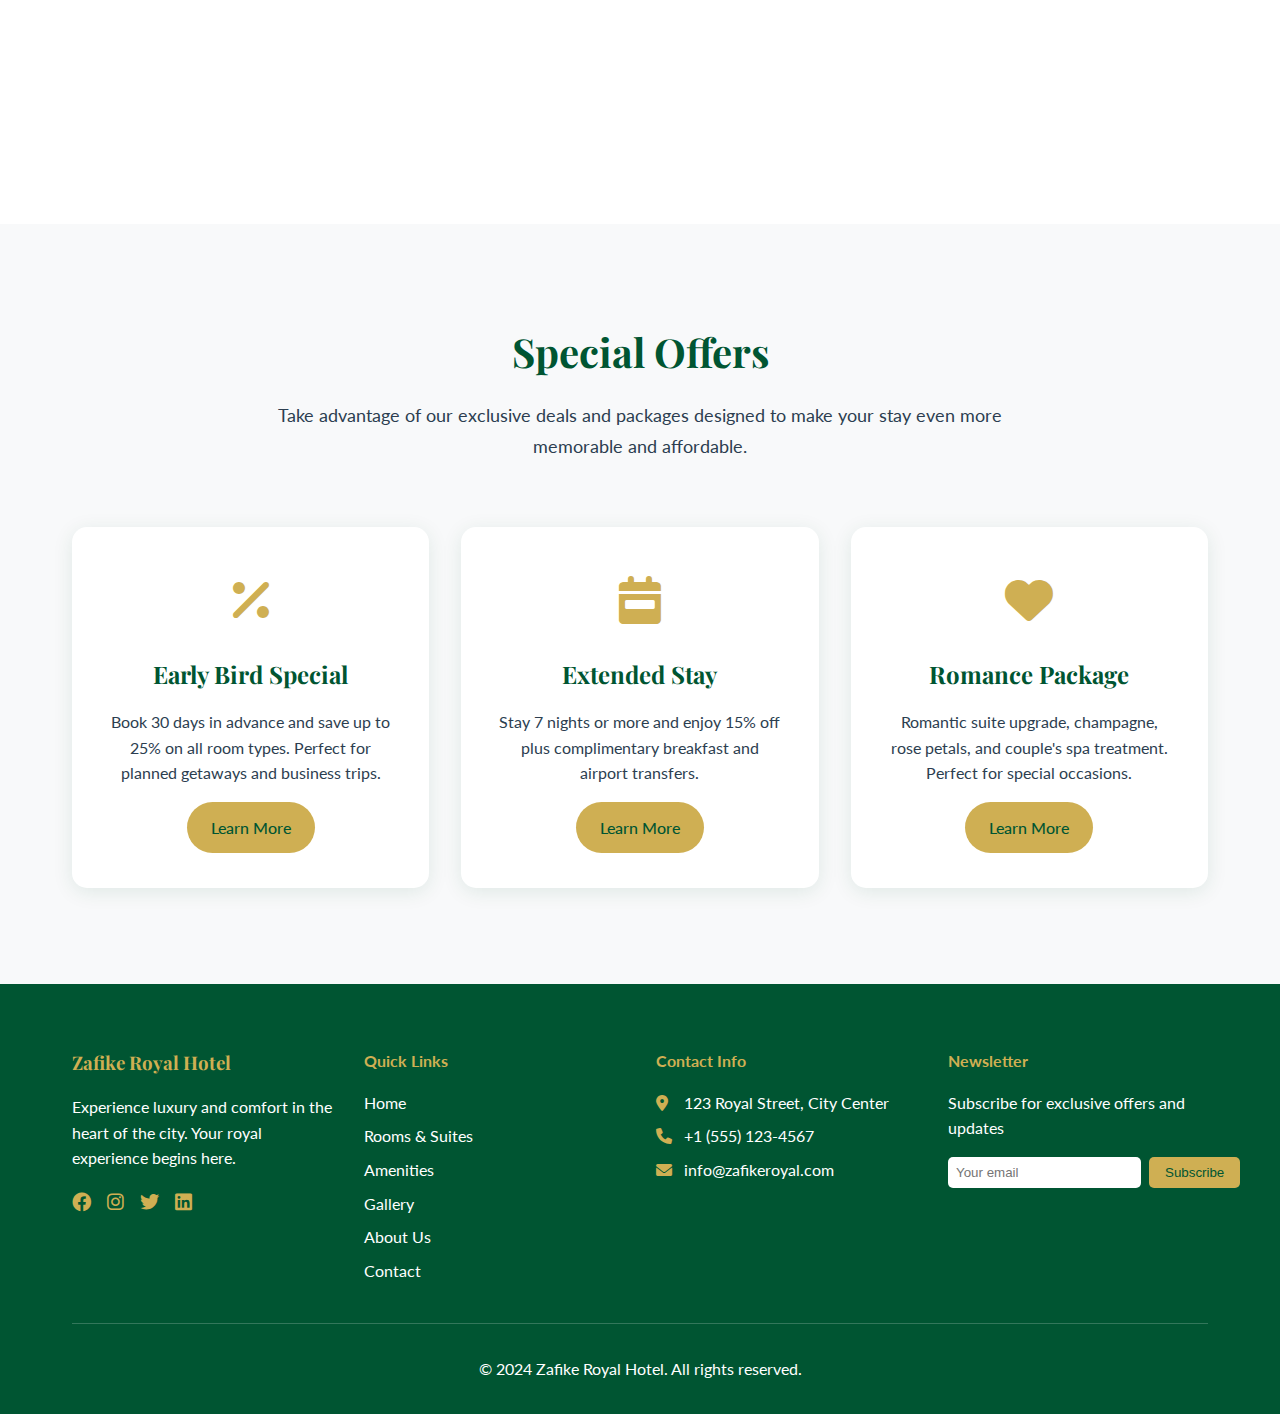
<file: room.html>
<!DOCTYPE html>
<html lang="en">
<head>
    <meta charset="UTF-8">
    <meta name="viewport" content="width=device-width, initial-scale=1.0">
    <title>Rooms & Suites - Zafike Royal Hotel</title>
    <link href="https://fonts.googleapis.com/css2?family=Playfair+Display:wght@400;600;700&family=Lato:wght@300;400;500&display=swap" rel="stylesheet">
    <link href="https://cdnjs.cloudflare.com/ajax/libs/font-awesome/6.0.0/css/all.min.css" rel="stylesheet">
    <style>
        * {
            margin: 0;
            padding: 0;
            box-sizing: border-box;
        }

        :root {
            --forest-green: #005532;
            --golden-yellow: #CFAF53;
            --light-gold: #E8D084;
            --white: #ffffff;
            --light-gray: #f8f9fa;
            --text-dark: #2c3e50;
            --shadow-light: 0 4px 20px rgba(0, 85, 50, 0.1);
            --shadow-medium: 0 8px 30px rgba(0, 85, 50, 0.15);
            --shadow-strong: 0 12px 40px rgba(0, 85, 50, 0.2);
            --transition: all 0.3s ease;
        }

        body {
            font-family: 'Lato', sans-serif;
            line-height: 1.6;
            color: var(--text-dark);
            overflow-x: hidden;
        }

        /* Navigation */
        .navbar {
            position: fixed;
            top: 0;
            width: 100%;
            background: rgba(0, 85, 50, 0.95);
            backdrop-filter: blur(10px);
            z-index: 1000;
            padding: 1rem 0;
            transition: var(--transition);
        }

        .navbar.scrolled {
            background: var(--forest-green);
            box-shadow: var(--shadow-medium);
        }

        .nav-container {
            max-width: 1200px;
            margin: 0 auto;
            display: flex;
            justify-content: space-between;
            align-items: center;
            padding: 0 2rem;
        }

        .logo {
            font-family: 'Playfair Display', serif;
            font-size: 2rem;
            font-weight: 700;
            color: var(--golden-yellow);
            text-decoration: none;
            transition: var(--transition);
        }

        .logo:hover {
            transform: scale(1.05);
        }

        .nav-menu {
            display: flex;
            list-style: none;
            gap: 2rem;
        }

        .nav-menu a {
            color: var(--white);
            text-decoration: none;
            font-weight: 400;
            position: relative;
            transition: var(--transition);
        }

        .nav-menu a.active {
            color: var(--golden-yellow);
        }

        .nav-menu a::after {
            content: '';
            position: absolute;
            bottom: -5px;
            left: 0;
            width: 0;
            height: 2px;
            background: var(--golden-yellow);
            transition: var(--transition);
        }

        .nav-menu a:hover::after,
        .nav-menu a.active::after {
            width: 100%;
        }

        .mobile-menu {
            display: none;
            flex-direction: column;
            cursor: pointer;
        }

        .mobile-menu span {
            width: 25px;
            height: 3px;
            background: var(--white);
            margin: 3px 0;
            transition: var(--transition);
        }

        /* Page Header */
        .page-header {
            height: 50vh;
            background: linear-gradient(135deg, rgba(0, 85, 50, 0.8), rgba(207, 175, 83, 0.3)),
                        url('data:image/svg+xml,<svg xmlns="http://www.w3.org/2000/svg" viewBox="0 0 1200 600"><rect fill="%23005532" width="1200" height="600"/><rect fill="%23CFAF53" width="400" height="200" x="100" y="200" opacity="0.15"/><circle fill="%23E8D084" cx="1000" cy="100" r="60" opacity="0.2"/><rect fill="%23CFAF53" width="300" height="150" x="700" y="350" opacity="0.1"/></svg>');
            background-size: cover;
            background-position: center;
            display: flex;
            align-items: center;
            justify-content: center;
            text-align: center;
            position: relative;
            margin-top: 80px;
        }

        .page-header::before {
            content: '';
            position: absolute;
            top: 0;
            left: 0;
            width: 100%;
            height: 100%;
            background: linear-gradient(45deg, 
                rgba(0, 85, 50, 0.9) 0%, 
                rgba(0, 85, 50, 0.7) 50%, 
                rgba(207, 175, 83, 0.5) 100%);
            z-index: 1;
        }

        .page-header-content {
            position: relative;
            z-index: 2;
            max-width: 800px;
            padding: 2rem;
        }

        .page-title {
            font-family: 'Playfair Display', serif;
            font-size: 3.5rem;
            font-weight: 700;
            color: var(--white);
            margin-bottom: 1rem;
            text-shadow: 2px 2px 4px rgba(0, 0, 0, 0.3);
        }

        .page-subtitle {
            font-size: 1.3rem;
            color: var(--light-gold);
            font-style: italic;
        }

        /* Breadcrumb */
        .breadcrumb {
            background: var(--light-gray);
            padding: 1rem 0;
        }

        .breadcrumb-container {
            max-width: 1200px;
            margin: 0 auto;
            padding: 0 2rem;
        }

        .breadcrumb-nav {
            display: flex;
            align-items: center;
            gap: 0.5rem;
            font-size: 0.9rem;
        }

        .breadcrumb-nav a {
            color: var(--forest-green);
            text-decoration: none;
            transition: var(--transition);
        }

        .breadcrumb-nav a:hover {
            color: var(--golden-yellow);
        }

        .breadcrumb-nav span {
            color: var(--text-dark);
        }

        /* Main Content */
        .main-content {
            padding: 6rem 0;
            background: var(--white);
        }

        .container {
            max-width: 1200px;
            margin: 0 auto;
            padding: 0 2rem;
        }

        .section-intro {
            text-align: center;
            max-width: 800px;
            margin: 0 auto 4rem;
        }

        .intro-text {
            font-size: 1.1rem;
            color: var(--text-dark);
            line-height: 1.8;
        }

        /* Room Filter */
        .room-filter {
            display: flex;
            justify-content: center;
            gap: 1rem;
            margin-bottom: 4rem;
            flex-wrap: wrap;
        }

        .filter-btn {
            padding: 0.8rem 2rem;
            background: transparent;
            border: 2px solid var(--forest-green);
            color: var(--forest-green);
            font-weight: 500;
            border-radius: 50px;
            cursor: pointer;
            transition: var(--transition);
            font-family: 'Lato', sans-serif;
        }

        .filter-btn:hover,
        .filter-btn.active {
            background: var(--forest-green);
            color: var(--white);
            transform: translateY(-2px);
            box-shadow: var(--shadow-light);
        }

        /* Room Grid */
        .room-grid {
            display: grid;
            grid-template-columns: repeat(auto-fit, minmax(400px, 1fr));
            gap: 3rem;
            margin-bottom: 4rem;
        }

        .room-card {
            background: var(--white);
            border-radius: 20px;
            overflow: hidden;
            box-shadow: var(--shadow-light);
            transition: var(--transition);
            position: relative;
            opacity: 0;
            transform: translateY(30px);
            animation: fadeInUp 0.8s ease forwards;
        }

        .room-card:hover {
            transform: translateY(-10px);
            box-shadow: var(--shadow-strong);
        }

        .room-card:nth-child(1) { animation-delay: 0.1s; }
        .room-card:nth-child(2) { animation-delay: 0.2s; }
        .room-card:nth-child(3) { animation-delay: 0.3s; }
        .room-card:nth-child(4) { animation-delay: 0.4s; }
        .room-card:nth-child(5) { animation-delay: 0.5s; }
        .room-card:nth-child(6) { animation-delay: 0.6s; }

        .room-image {
            height: 280px;
            background: linear-gradient(135deg, var(--forest-green), var(--golden-yellow));
            position: relative;
            overflow: hidden;
        }

        .room-image::before {
            content: '';
            position: absolute;
            top: 0;
            left: 0;
            width: 100%;
            height: 100%;
            background: linear-gradient(45deg, 
                rgba(0, 85, 50, 0.3) 0%, 
                rgba(207, 175, 83, 0.3) 100%);
            z-index: 1;
        }

        .room-image::after {
            content: attr(data-room-type);
            position: absolute;
            top: 50%;
            left: 50%;
            transform: translate(-50%, -50%);
            color: white;
            font-size: 1.2rem;
            font-weight: 600;
            text-shadow: 2px 2px 4px rgba(0, 0, 0, 0.5);
            z-index: 2;
        }

        .room-badge {
            position: absolute;
            top: 1rem;
            right: 1rem;
            background: var(--golden-yellow);
            color: var(--forest-green);
            padding: 0.5rem 1rem;
            border-radius: 20px;
            font-size: 0.8rem;
            font-weight: 600;
            z-index: 3;
        }

        .room-content {
            padding: 2rem;
        }

        .room-header {
            display: flex;
            justify-content: space-between;
            align-items: flex-start;
            margin-bottom: 1rem;
        }

        .room-title {
            font-family: 'Playfair Display', serif;
            font-size: 1.8rem;
            color: var(--forest-green);
            margin-bottom: 0.5rem;
        }

        .room-price {
            font-size: 1.5rem;
            font-weight: 600;
            color: var(--golden-yellow);
        }

        .room-price span {
            font-size: 0.9rem;
            color: var(--text-dark);
            font-weight: 400;
        }

        .room-description {
            color: var(--text-dark);
            margin-bottom: 1.5rem;
            line-height: 1.6;
        }

        .room-features {
            display: flex;
            flex-wrap: wrap;
            gap: 0.5rem;
            margin-bottom: 2rem;
        }

        .feature-tag {
            background: var(--light-gray);
            color: var(--text-dark);
            padding: 0.3rem 0.8rem;
            border-radius: 15px;
            font-size: 0.85rem;
            display: flex;
            align-items: center;
            gap: 0.3rem;
        }

        .feature-tag i {
            color: var(--golden-yellow);
        }

        .room-actions {
            display: flex;
            gap: 1rem;
        }

        .btn {
            padding: 0.8rem 1.5rem;
            border: none;
            border-radius: 50px;
            font-weight: 500;
            cursor: pointer;
            transition: var(--transition);
            text-decoration: none;
            display: inline-flex;
            align-items: center;
            gap: 0.5rem;
            justify-content: center;
        }

        .btn-primary {
            background: var(--golden-yellow);
            color: var(--forest-green);
        }

        .btn-primary:hover {
            background: var(--light-gold);
            transform: translateY(-2px);
            box-shadow: var(--shadow-light);
        }

        .btn-secondary {
            background: transparent;
            color: var(--forest-green);
            border: 2px solid var(--forest-green);
        }

        .btn-secondary:hover {
            background: var(--forest-green);
            color: var(--white);
            transform: translateY(-2px);
        }

        /* Room Details Modal */
        .modal {
            display: none;
            position: fixed;
            z-index: 2000;
            left: 0;
            top: 0;
            width: 100%;
            height: 100%;
            background: rgba(0, 0, 0, 0.8);
            backdrop-filter: blur(5px);
        }

        .modal.active {
            display: flex;
            align-items: center;
            justify-content: center;
            animation: fadeIn 0.3s ease;
        }

        .modal-content {
            background: var(--white);
            border-radius: 20px;
            max-width: 800px;
            max-height: 90vh;
            overflow-y: auto;
            position: relative;
            margin: 2rem;
            animation: slideInUp 0.3s ease;
        }

        .modal-header {
            position: relative;
            height: 300px;
            background: linear-gradient(135deg, var(--forest-green), var(--golden-yellow));
            border-radius: 20px 20px 0 0;
        }

        .modal-close {
            position: absolute;
            top: 1rem;
            right: 1rem;
            background: rgba(255, 255, 255, 0.2);
            border: none;
            width: 40px;
            height: 40px;
            border-radius: 50%;
            color: white;
            font-size: 1.2rem;
            cursor: pointer;
            transition: var(--transition);
            z-index: 10;
        }

        .modal-close:hover {
            background: rgba(255, 255, 255, 0.3);
            transform: rotate(90deg);
        }

        .modal-body {
            padding: 2rem;
        }

        .modal-room-title {
            font-family: 'Playfair Display', serif;
            font-size: 2.5rem;
            color: var(--forest-green);
            margin-bottom: 1rem;
        }

        .modal-room-details {
            display: grid;
            grid-template-columns: 2fr 1fr;
            gap: 2rem;
            margin-bottom: 2rem;
        }

        .room-amenities {
            margin-top: 2rem;
        }

        .amenities-title {
            font-family: 'Playfair Display', serif;
            font-size: 1.5rem;
            color: var(--forest-green);
            margin-bottom: 1rem;
        }

        .amenities-grid {
            display: grid;
            grid-template-columns: repeat(auto-fit, minmax(250px, 1fr));
            gap: 1rem;
        }

        .amenity-item {
            display: flex;
            align-items: center;
            gap: 0.8rem;
            padding: 0.5rem;
        }

        .amenity-item i {
            color: var(--golden-yellow);
            width: 20px;
        }

        /* Special Offers */
        .special-offers {
            background: var(--light-gray);
            padding: 6rem 0;
        }

        .offers-grid {
            display: grid;
            grid-template-columns: repeat(auto-fit, minmax(300px, 1fr));
            gap: 2rem;
            margin-top: 3rem;
        }

        .offer-card {
            background: var(--white);
            padding: 2rem;
            border-radius: 15px;
            box-shadow: var(--shadow-light);
            text-align: center;
            transition: var(--transition);
            border: 3px solid transparent;
        }

        .offer-card:hover {
            border-color: var(--golden-yellow);
            transform: translateY(-5px);
        }

        .offer-icon {
            font-size: 3rem;
            color: var(--golden-yellow);
            margin-bottom: 1rem;
        }

        .offer-title {
            font-family: 'Playfair Display', serif;
            font-size: 1.5rem;
            color: var(--forest-green);
            margin-bottom: 1rem;
        }

        /* Animations */
        @keyframes fadeInUp {
            from {
                opacity: 0;
                transform: translateY(30px);
            }
            to {
                opacity: 1;
                transform: translateY(0);
            }
        }

        @keyframes fadeIn {
            from { opacity: 0; }
            to { opacity: 1; }
        }

        @keyframes slideInUp {
            from {
                opacity: 0;
                transform: translateY(50px);
            }
            to {
                opacity: 1;
                transform: translateY(0);
            }
        }

        /* Responsive Design */
        @media (max-width: 768px) {
            .nav-menu {
        position: fixed;
        top: 0;
        right: -100%;
        height: 100vh;
        width: 100%;
        background: var(--forest-green); /* or any background */
        flex-direction: column;
        align-items: center;
        justify-content: center;
        z-index: 999;
        gap: 2rem;
        transition: right 0.3s ease;
    }

    .nav-menu.active {
        right: 0;
    }

   /* Animate to "X" */
.mobile-menu.open span:nth-child(1) {
    transform: rotate(45deg) translate(5px, 5px);
}

.mobile-menu.open span:nth-child(2) {
    opacity: 0;
}

.mobile-menu.open span:nth-child(3) {
    transform: rotate(-45deg) translate(5px, -5px);
}

            .mobile-menu {
                display: flex;
            }

            .page-title {
                font-size: 2.5rem;
            }

            .room-grid {
                grid-template-columns: 1fr;
                gap: 2rem;
            }

            .room-card {
                margin: 0 1rem;
            }

            .room-actions {
                flex-direction: column;
            }

            .modal-content {
                margin: 1rem;
                max-height: 95vh;
            }

            .modal-room-details {
                grid-template-columns: 1fr;
                gap: 1rem;
            }

            .amenities-grid {
                grid-template-columns: 1fr;
            }
        }

        @media (max-width: 480px) {
            .page-title {
                font-size: 2rem;
            }

            .room-filter {
                flex-direction: column;
                align-items: center;
            }

            .container {
                padding: 0 1rem;
            }
        }
    </style>
</head>
<body>
    <!-- Navigation -->
    <nav class="navbar" id="navbar">
        <div class="nav-container">
            <a href="#" class="logo">Zafike Royal</a>
            <ul class="nav-menu">
                <li><a href="index.html">Home</a></li>
                <li><a href="#" class="active">Rooms & Suites</a></li>
                <li><a href="amneitites.html">Amenities</a></li>
                <li><a href="Meeting.html" >Meetings & Events</a></li>
                <li><a href="gallery.html">Gallery</a></li>
                <li><a href="about.html">About Us</a></li>
                <li><a href="contact.html">Contact</a></li>
            </ul>
            <div class="mobile-menu">
                <span></span>
                <span></span>
                <span></span>
            </div>
        </div>
    </nav>

    <!-- Page Header -->
    <section class="page-header">
        <div class="page-header-content">
            <h1 class="page-title">Rooms & Suites</h1>
            <p class="page-subtitle">Luxury accommodations tailored to your comfort</p>
        </div>
    </section>

    <!-- Breadcrumb -->
    <section class="breadcrumb">
        <div class="breadcrumb-container">
            <nav class="breadcrumb-nav">
                <a href="index.html">Home</a>
                <i class="fas fa-chevron-right"></i>
                <span>Rooms & Suites</span>
            </nav>
        </div>
    </section>

    <!-- Main Content -->
    <section class="main-content">
        <div class="container">
            <div class="section-intro">
                <p class="intro-text">
                    Discover our collection of elegantly appointed rooms and suites, each designed to provide the ultimate in comfort and luxury. From our cozy standard rooms to our opulent royal suites, every accommodation features premium amenities, sophisticated décor, and impeccable service that defines the Zafike Royal experience.
                </p>
            </div>

            <!-- Room Filter -->
            <div class="room-filter">
                <button class="filter-btn active" data-filter="all">All Rooms</button>
                <button class="filter-btn" data-filter="standard">Standard</button>
                <button class="filter-btn" data-filter="deluxe">Deluxe</button>
                <button class="filter-btn" data-filter="suite">Suites</button>
            </div>

            <!-- Room Grid -->
            <div class="room-grid" id="roomGrid">
                <!-- Standard Room -->
                <div class="room-card" data-category="standard">
                    <div class="room-image" data-room-type="Standard Room">
                        <div class="room-badge">Popular</div>
                    </div>
                    <div class="room-content">
                        <div class="room-header">
                            <div>
                                <h3 class="room-title">Standard Room</h3>
                                <div class="room-price">$199 <span>per night</span></div>
                            </div>
                        </div>
                        <p class="room-description">
                            Comfortable and elegantly designed, our Standard Rooms offer all essential amenities for a pleasant stay with modern furnishings and city views.
                        </p>
                        <div class="room-features">
                            <span class="feature-tag"><i class="fas fa-wifi"></i> Free Wi-Fi</span>
                            <span class="feature-tag"><i class="fas fa-snowflake"></i> Air Conditioning</span>
                            <span class="feature-tag"><i class="fas fa-tv"></i> Smart TV</span>
                            <span class="feature-tag"><i class="fas fa-bath"></i> Private Bathroom</span>
                            <span class="feature-tag"><i class="fas fa-bed"></i> Queen Bed</span>
                        </div>
                        <div class="room-actions">
                            <a href="#" class="btn btn-primary" onclick="bookRoom('Standard Room', 199)">
                                <i class="fas fa-calendar-check"></i> Book Now
                            </a>
                            <a href="#" class="btn btn-secondary" onclick="viewDetails('standard')">
                                <i class="fas fa-eye"></i> View Details
                            </a>
                        </div>
                    </div>
                </div>

                <!-- Deluxe Room -->
                <div class="room-card" data-category="deluxe">
                    <div class="room-image" data-room-type="Deluxe Room"></div>
                    <div class="room-content">
                        <div class="room-header">
                            <div>
                                <h3 class="room-title">Deluxe Room</h3>
                                <div class="room-price">$299 <span>per night</span></div>
                            </div>
                        </div>
                        <p class="room-description">
                            Spacious and sophisticated, our Deluxe Rooms feature premium amenities, elegant décor, and enhanced comfort for discerning guests.
                        </p>
                        <div class="room-features">
                            <span class="feature-tag"><i class="fas fa-wifi"></i> Free Wi-Fi</span>
                            <span class="feature-tag"><i class="fas fa-snowflake"></i> Air Conditioning</span>
                            <span class="feature-tag"><i class="fas fa-tv"></i> Smart TV</span>
                            <span class="feature-tag"><i class="fas fa-bath"></i> Luxury Bathroom</span>
                            <span class="feature-tag"><i class="fas fa-bed"></i> King Bed</span>
                            <span class="feature-tag"><i class="fas fa-couch"></i> Seating Area</span>
                        </div>
                        <div class="room-actions">
                            <a href="#" class="btn btn-primary" onclick="bookRoom('Deluxe Room', 299)">
                                <i class="fas fa-calendar-check"></i> Book Now
                            </a>
                            <a href="#" class="btn btn-secondary" onclick="viewDetails('deluxe')">
                                <i class="fas fa-eye"></i> View Details
                            </a>
                        </div>
                    </div>
                </div>

                <!-- Junior Suite -->
                <div class="room-card" data-category="suite">
                    <div class="room-image" data-room-type="Junior Suite"></div>
                    <div class="room-content">
                        <div class="room-header">
                            <div>
                                <h3 class="room-title">Junior Suite</h3>
                                <div class="room-price">$449 <span>per night</span></div>
                            </div>
                        </div>
                        <p class="room-description">
                            Experience luxury living in our Junior Suites, featuring separate living areas, premium furnishings, and exclusive amenities.
                        </p>
                        <div class="room-features">
                            <span class="feature-tag"><i class="fas fa-wifi"></i> Free Wi-Fi</span>
                            <span class="feature-tag"><i class="fas fa-snowflake"></i> Climate Control</span>
                            <span class="feature-tag"><i class="fas fa-tv"></i> Premium TV</span>
                            <span class="feature-tag"><i class="fas fa-spa"></i> Luxury Bathroom</span>
                            <span class="feature-tag"><i class="fas fa-bed"></i> King Bed</span>
                            <span class="feature-tag"><i class="fas fa-couch"></i> Living Area</span>
                            <span class="feature-tag"><i class="fas fa-coffee"></i> Minibar</span>
                        </div>
                        <div class="room-actions">
                            <a href="#" class="btn btn-primary" onclick="bookRoom('Junior Suite', 449)">
                                <i class="fas fa-calendar-check"></i> Book Now
                            </a>
                            <a href="#" class="btn btn-secondary" onclick="viewDetails('junior-suite')">
                                <i class="fas fa-eye"></i> View Details
                            </a>
                        </div>
                    </div>
                </div>

                <!-- Executive Suite -->
                <div class="room-card" data-category="suite">
                    <div class="room-image" data-room-type="Executive Suite">
                        <div class="room-badge">Premium</div>
                    </div>
                    <div class="room-content">
                        <div class="room-header">
                            <div>
                                <h3 class="room-title">Executive Suite</h3>
                                <div class="room-price">$699 <span>per night</span></div>
                            </div>
                        </div>
                        <p class="room-description">
                            Our Executive Suites offer unparalleled luxury with spacious layouts, premium amenities, and personalized concierge service.
                        </p>
                        <div class="room-features">
                            <span class="feature-tag"><i class="fas fa-wifi"></i> Premium Wi-Fi</span>
                            <span class="feature-tag"><i class="fas fa-wind"></i> Climate Control</span>
                            <span class="feature-tag"><i class="fas fa-tv"></i> Entertainment System</span>
                            <span class="feature-tag"><i class="fas fa-spa"></i> Spa Bathroom</span>
                            <span class="feature-tag"><i class="fas fa-bed"></i> California King</span>
                            <span class="feature-tag"><i class="fas fa-utensils"></i> Dining Area</span>
                            <span class="feature-tag"><i class="fas fa-concierge-bell"></i> Concierge</span>
                        </div>
                        <div class="room-actions">
                            <a href="#" class="btn btn-primary" onclick="bookRoom('Executive Suite', 699)">
                                <i class="fas fa-calendar-check"></i> Book Now
                            </a>
                            <a href="#" class="btn btn-secondary" onclick="viewDetails('executive-suite')">
                                <i class="fas fa-eye"></i> View Details
                            </a>
                        </div>
                    </div>
                </div>

                <!-- Royal Suite -->
                <div class="room-card" data-category="suite">
                    <div class="room-image" data-room-type="Royal Suite">
                        <div class="room-badge">Luxury</div>
                    </div>
                    <div class="room-content">
                        <div class="room-header">
                            <div>
                                <h3 class="room-title">Royal Suite</h3>
                                <div class="room-price">$999 <span>per night</span></div>
                            </div>
                        </div>
                        <p class="room-description">
                            The pinnacle of luxury accommodation. Our Royal Suite features opulent furnishings, panoramic views, and exclusive services fit for royalty.
                        </p>
                        <div class="room-features">
                            <span class="feature-tag"><i class="fas fa-wifi"></i> Premium Wi-Fi</span>
                            <span class="feature-tag"><i class="fas fa-wind"></i> Smart Climate</span>
                            <span class="feature-tag"><i class="fas fa-tv"></i> Home Theater</span>
                            <span class="feature-tag"><i class="fas fa-spa"></i> Spa Bathroom</span>
                            <span class="feature-tag"><i class="fas fa-bed"></i> Master Bedroom</span>
                            <span class="feature-tag"><i class="fas fa-utensils"></i> Private Dining</span>
                            <span class="feature-tag"><i class="fas fa-concierge-bell"></i> Butler Service</span>
                            <span class="feature-tag"><i class="fas fa-glass-cheers"></i> Premium Bar</span>
                        </div>
                        <div class="room-actions">
                            <a href="#" class="btn btn-primary" onclick="bookRoom('Royal Suite', 999)">
                                <i class="fas fa-calendar-check"></i> Book Now
                            </a>
                            <a href="#" class="btn btn-secondary" onclick="viewDetails('royal-suite')">
                                <i class="fas fa-eye"></i> View Details
                            </a>
                        </div>
                    </div>
                </div>

                <!-- Presidential Suite -->
                <div class="room-card" data-category="suite">
                    <div class="room-image" data-room-type="Presidential Suite">
                        <div class="room-badge">Ultimate</div>
                    </div>
                    <div class="room-content">
                        <div class="room-header">
                            <div>
                                <h3 class="room-title">Presidential Suite</h3>
                                <div class="room-price">$1,499 <span>per night</span></div>
                            </div>
                        </div>
                        <p class="room-description">
                            The ultimate luxury experience. Our Presidential Suite spans multiple rooms with private terrace, dedicated staff, and world-class amenities.
                        </p>
                        <div class="room-features">
                            <span class="feature-tag"><i class="fas fa-crown"></i> VIP Treatment</span>
                            <span class="feature-tag"><i class="fas fa-building"></i> Private Terrace</span>
                            <span class="feature-tag"><i class="fas fa-car"></i> Airport Transfer</span>
                            <span class="feature-tag"><i class="fas fa-champagne-glasses"></i> Welcome Drinks</span>
                            <span class="feature-tag"><i class="fas fa-bed"></i> 2 Bedrooms</span>
                            <span class="feature-tag"><i class="fas fa-users"></i> Personal Staff</span>
                            <span class="feature-tag"><i class="fas fa-utensils"></i> Private Chef</span>
                            <span class="feature-tag"><i class="fas fa-spa"></i> In-Room Spa</span>
                        </div>
                        <div class="room-actions">
                            <a href="#" class="btn btn-primary" onclick="bookRoom('Presidential Suite', 1499)">
                                <i class="fas fa-calendar-check"></i> Book Now
                            </a>
                            <a href="#" class="btn btn-secondary" onclick="viewDetails('presidential-suite')">
                                <i class="fas fa-eye"></i> View Details
                            </a>
                        </div>
                    </div>
                </div>
            </div>
        </div>
    </section>

    <!-- Special Offers Section -->
    <section class="special-offers">
        <div class="container">
            <div class="section-intro">
                <h2 style="font-family: 'Playfair Display', serif; font-size: 2.5rem; color: var(--forest-green); margin-bottom: 1rem; text-align: center;">Special Offers</h2>
                <p class="intro-text">
                    Take advantage of our exclusive deals and packages designed to make your stay even more memorable and affordable.
                </p>
            </div>
            
            <div class="offers-grid">
                <div class="offer-card">
                    <div class="offer-icon">
                        <i class="fas fa-percent"></i>
                    </div>
                    <h3 class="offer-title">Early Bird Special</h3>
                    <p>Book 30 days in advance and save up to 25% on all room types. Perfect for planned getaways and business trips.</p>
                    <a href="#" class="btn btn-primary" style="margin-top: 1rem;">Learn More</a>
                </div>
                
                <div class="offer-card">
                    <div class="offer-icon">
                        <i class="fas fa-calendar-week"></i>
                    </div>
                    <h3 class="offer-title">Extended Stay</h3>
                    <p>Stay 7 nights or more and enjoy 15% off plus complimentary breakfast and airport transfers.</p>
                    <a href="#" class="btn btn-primary" style="margin-top: 1rem;">Learn More</a>
                </div>
                
                <div class="offer-card">
                    <div class="offer-icon">
                        <i class="fas fa-heart"></i>
                    </div>
                    <h3 class="offer-title">Romance Package</h3>
                    <p>Romantic suite upgrade, champagne, rose petals, and couple's spa treatment. Perfect for special occasions.</p>
                    <a href="#" class="btn btn-primary" style="margin-top: 1rem;">Learn More</a>
                </div>
            </div>
        </div>
    </section>

    <!-- Room Details Modal -->
    <div id="roomModal" class="modal">
        <div class="modal-content">
            <div class="modal-header">
                <button class="modal-close" onclick="closeModal()">&times;</button>
            </div>
            <div class="modal-body">
                <h2 class="modal-room-title" id="modalTitle">Room Title</h2>
                <div class="modal-room-details">
                    <div id="modalDescription">
                        <p>Detailed room description will appear here...</p>
                    </div>
                    <div>
                        <h3 style="color: var(--golden-yellow); font-size: 1.5rem; margin-bottom: 1rem;">Starting from</h3>
                        <div style="font-size: 2rem; font-weight: 600; color: var(--forest-green);" id="modalPrice">$199</div>
                        <p style="color: var(--text-dark); margin-top: 0.5rem;">per night</p>
                        <a href="#" class="btn btn-primary" style="margin-top: 1rem; width: 100%;" id="modalBookBtn">
                            <i class="fas fa-calendar-check"></i> Book This Room
                        </a>
                    </div>
                </div>
                
                <div class="room-amenities">
                    <h3 class="amenities-title">Room Amenities</h3>
                    <div class="amenities-grid" id="modalAmenities">
                        <!-- Amenities will be populated by JavaScript -->
                    </div>
                </div>
            </div>
        </div>
    </div>

    <!-- Footer -->
    <footer style="background: var(--forest-green); color: var(--white); padding: 4rem 0 2rem;">
        <div class="container">
            <div style="display: grid; grid-template-columns: repeat(auto-fit, minmax(250px, 1fr)); gap: 2rem; margin-bottom: 2rem;">
                <div>
                    <h3 style="font-family: 'Playfair Display', serif; color: var(--golden-yellow); margin-bottom: 1rem;">Zafike Royal Hotel</h3>
                    <p style="line-height: 1.6; margin-bottom: 1rem;">Experience luxury and comfort in the heart of the city. Your royal experience begins here.</p>
                    <div style="display: flex; gap: 1rem;">
                        <a href="#" style="color: var(--golden-yellow); font-size: 1.2rem; transition: var(--transition);"><i class="fab fa-facebook"></i></a>
                        <a href="#" style="color: var(--golden-yellow); font-size: 1.2rem; transition: var(--transition);"><i class="fab fa-instagram"></i></a>
                        <a href="#" style="color: var(--golden-yellow); font-size: 1.2rem; transition: var(--transition);"><i class="fab fa-twitter"></i></a>
                        <a href="#" style="color: var(--golden-yellow); font-size: 1.2rem; transition: var(--transition);"><i class="fab fa-linkedin"></i></a>
                    </div>
                </div>
                
                <div>
                    <h4 style="color: var(--golden-yellow); margin-bottom: 1rem;">Quick Links</h4>
                    <ul style="list-style: none;">
                        <li style="margin-bottom: 0.5rem;"><a href="index.html" style="color: var(--white); text-decoration: none; transition: var(--transition);">Home</a></li>
                        <li style="margin-bottom: 0.5rem;"><a href="#" style="color: var(--white); text-decoration: none; transition: var(--transition);">Rooms & Suites</a></li>
                        <li style="margin-bottom: 0.5rem;"><a href="amenities.html" style="color: var(--white); text-decoration: none; transition: var(--transition);">Amenities</a></li>
                        <li style="margin-bottom: 0.5rem;"><a href="gallery.html" style="color: var(--white); text-decoration: none; transition: var(--transition);">Gallery</a></li>
                        <li style="margin-bottom: 0.5rem;"><a href="about.html" style="color: var(--white); text-decoration: none; transition: var(--transition);">About Us</a></li>
                        <li style="margin-bottom: 0.5rem;"><a href="contact.html" style="color: var(--white); text-decoration: none; transition: var(--transition);">Contact</a></li>
                    </ul>
                </div>
                
                <div>
                    <h4 style="color: var(--golden-yellow); margin-bottom: 1rem;">Contact Info</h4>
                    <div style="display: flex; align-items: center; margin-bottom: 0.5rem;">
                        <i class="fas fa-map-marker-alt" style="color: var(--golden-yellow); width: 20px; margin-right: 0.5rem;"></i>
                        <span>123 Royal Street, City Center</span>
                    </div>
                    <div style="display: flex; align-items: center; margin-bottom: 0.5rem;">
                        <i class="fas fa-phone" style="color: var(--golden-yellow); width: 20px; margin-right: 0.5rem;"></i>
                        <span>+1 (555) 123-4567</span>
                    </div>
                    <div style="display: flex; align-items: center; margin-bottom: 0.5rem;">
                        <i class="fas fa-envelope" style="color: var(--golden-yellow); width: 20px; margin-right: 0.5rem;"></i>
                        <span>info@zafikeroyal.com</span>
                    </div>
                </div>
                
                <div>
                    <h4 style="color: var(--golden-yellow); margin-bottom: 1rem;">Newsletter</h4>
                    <p style="margin-bottom: 1rem;">Subscribe for exclusive offers and updates</p>
                    <div style="display: flex; gap: 0.5rem;">
                        <input type="email" placeholder="Your email" style="flex: 1; padding: 0.5rem; border: none; border-radius: 5px;">
                        <button style="background: var(--golden-yellow); color: var(--forest-green); border: none; padding: 0.5rem 1rem; border-radius: 5px; cursor: pointer;">Subscribe</button>
                    </div>
                </div>
            </div>
            
            <div style="border-top: 1px solid rgba(255,255,255,0.2); padding-top: 2rem; text-align: center;">
                <p>&copy; 2024 Zafike Royal Hotel. All rights reserved.</p>
            </div>
        </div>
    </footer>

    <script>
   const mobileMenu = document.querySelector('.mobile-menu');
    const navMenu = document.querySelector('.nav-menu');
    const navLinks = document.querySelectorAll('.nav-menu a');

    // Toggle menu on hamburger click
    mobileMenu.addEventListener('click', function () {
        navMenu.classList.toggle('active');
        mobileMenu.classList.toggle('open');
        document.body.style.overflow = navMenu.classList.contains('active') ? 'hidden' : 'auto';
    });

    // Close menu when a link is clicked
    navLinks.forEach(link => {
        link.addEventListener('click', () => {
            navMenu.classList.remove('active');
            mobileMenu.classList.remove('open');
            document.body.style.overflow = 'auto';
        });
    });
</script>

    <script>
        // Navbar scroll effect
        window.addEventListener('scroll', function() {
            const navbar = document.getElementById('navbar');
            if (window.scrollY > 50) {
                navbar.classList.add('scrolled');
            } else {
                navbar.classList.remove('scrolled');
            }
        });

        // Room filtering
        const filterButtons = document.querySelectorAll('.filter-btn');
        const roomCards = document.querySelectorAll('.room-card');

        filterButtons.forEach(btn => {
            btn.addEventListener('click', () => {
                // Remove active class from all buttons
                filterButtons.forEach(b => b.classList.remove('active'));
                // Add active class to clicked button
                btn.classList.add('active');
                
                const filter = btn.dataset.filter;
                
                roomCards.forEach(card => {
                    if (filter === 'all' || card.dataset.category === filter) {
                        card.style.display = 'block';
                        setTimeout(() => {
                            card.style.opacity = '1';
                            card.style.transform = 'translateY(0)';
                        }, 10);
                    } else {
                        card.style.opacity = '0';
                        card.style.transform = 'translateY(30px)';
                        setTimeout(() => {
                            card.style.display = 'none';
                        }, 300);
                    }
                });
            });
        });

        // Room details data
        const roomDetails = {
            'standard': {
                title: 'Standard Room',
                price: '$199',
                description: `Our Standard Rooms combine comfort and elegance in a thoughtfully designed space. Each room features modern amenities, comfortable furnishings, and city views. Perfect for business travelers or couples seeking a comfortable stay without compromising on quality.
                
                The room includes a comfortable queen-size bed with premium linens, a work desk with ergonomic chair, and a modern bathroom with rainfall shower. Large windows provide natural light and offer pleasant city views.`,
                amenities: [
                    { icon: 'fas fa-wifi', text: 'Complimentary High-Speed Wi-Fi' },
                    { icon: 'fas fa-snowflake', text: 'Individual Air Conditioning' },
                    { icon: 'fas fa-tv', text: '55" Smart TV with Streaming' },
                    { icon: 'fas fa-bath', text: 'Private Bathroom with Rainfall Shower' },
                    { icon: 'fas fa-bed', text: 'Queen Size Bed with Premium Linens' },
                    { icon: 'fas fa-coffee', text: 'Coffee/Tea Making Facilities' },
                    { icon: 'fas fa-iron', text: 'Iron and Ironing Board' },
                    { icon: 'fas fa-lock', text: 'Electronic Safe' },
                    { icon: 'fas fa-phone', text: 'Direct Dial Telephone' },
                    { icon: 'fas fa-tshirt', text: 'Daily Housekeeping Service' }
                ]
            },
            'deluxe': {
                title: 'Deluxe Room',
                price: '$299',
                description: `Experience elevated comfort in our Deluxe Rooms, featuring spacious layouts and premium amenities. These rooms are designed for guests who appreciate fine details and superior comfort.
                
                Each Deluxe Room offers a separate seating area, king-size bed, luxury bathroom with bathtub, and enhanced amenities. The rooms feature elegant décor with attention to every detail, ensuring a memorable stay.`,
                amenities: [
                    { icon: 'fas fa-wifi', text: 'Premium High-Speed Wi-Fi' },
                    { icon: 'fas fa-wind', text: 'Climate Control System' },
                    { icon: 'fas fa-tv', text: '65" Smart TV with Premium Channels' },
                    { icon: 'fas fa-spa', text: 'Luxury Bathroom with Bathtub & Shower' },
                    { icon: 'fas fa-bed', text: 'King Size Bed with Luxury Linens' },
                    { icon: 'fas fa-couch', text: 'Separate Seating Area' },
                    { icon: 'fas fa-coffee', text: 'Premium Coffee & Tea Station' },
                    { icon: 'fas fa-glass-cheers', text: 'Complimentary Welcome Drinks' },
                    { icon: 'fas fa-robe', text: 'Luxury Bathrobes and Slippers' },
                    { icon: 'fas fa-concierge-bell', text: 'Enhanced Room Service Menu' }
                ]
            },
            'junior-suite': {
                title: 'Junior Suite',
                price: '$449',
                description: `Our Junior Suites offer the perfect blend of luxury and space, featuring separate living and sleeping areas. Ideal for extended stays or special occasions.
                
                These suites feature a comfortable living room with sofa and work area, separate bedroom with king-size bed, luxury bathroom with premium amenities, and a well-stocked minibar.`,
                amenities: [
                    { icon: 'fas fa-wifi', text: 'Premium Wi-Fi Throughout Suite' },
                    { icon: 'fas fa-wind', text: 'Individual Climate Zones' },
                    { icon: 'fas fa-tv', text: 'Multiple Smart TVs' },
                    { icon: 'fas fa-spa', text: 'Marble Bathroom with Premium Amenities' },
                    { icon: 'fas fa-bed', text: 'King Bed with Italian Linens' },
                    { icon: 'fas fa-couch', text: 'Separate Living Room' },
                    { icon: 'fas fa-coffee', text: 'Espresso Machine & Premium Selection' },
                    { icon: 'fas fa-glass-martini', text: 'Fully Stocked Minibar' },
                    { icon: 'fas fa-concierge-bell', text: 'Priority Room Service' },
                    { icon: 'fas fa-newspaper', text: 'Daily Newspaper Service' }
                ]
            },
            'executive-suite': {
                title: 'Executive Suite',
                price: '$699',
                description: `Experience unparalleled luxury in our Executive Suites, designed for discerning guests who expect the finest accommodations.
                
                These expansive suites feature a master bedroom, spacious living room, dining area, luxury bathroom with spa amenities, and access to exclusive executive services including dedicated concierge.`,
                amenities: [
                    { icon: 'fas fa-crown', text: 'Executive Floor Access' },
                    { icon: 'fas fa-utensils', text: 'Private Dining Area' },
                    { icon: 'fas fa-spa', text: 'Spa-Style Bathroom with Jacuzzi' },
                    { icon: 'fas fa-bed', text: 'California King Bed' },
                    { icon: 'fas fa-building', text: 'Panoramic City Views' },
                    { icon: 'fas fa-concierge-bell', text: 'Personal Concierge Service' },
                    { icon: 'fas fa-car', text: 'Complimentary Airport Transfer' },
                    { icon: 'fas fa-champagne-glasses', text: 'Daily Evening Cocktails' },
                    { icon: 'fas fa-newspaper', text: 'International Newspaper Selection' },
                    { icon: 'fas fa-dumbbell', text: 'Access to Executive Lounge' }
                ]
            },
            'royal-suite': {
                title: 'Royal Suite',
                price: '$999',
                description: `The pinnacle of luxury accommodation, our Royal Suite offers an unmatched experience fit for royalty. This magnificent suite spans over 1,200 square feet of elegantly appointed space.
                
                Features include a master bedroom with California king bed, separate living and dining areas, premium kitchen facilities, spa-style bathroom with steam shower, and a private balcony with stunning views.`,
                amenities: [
                    { icon: 'fas fa-crown', text: 'VIP Check-in/Check-out' },
                    { icon: 'fas fa-utensils', text: 'Full Kitchen & Dining Area' },
                    { icon: 'fas fa-spa', text: 'Master Bathroom with Steam Shower' },
                    { icon: 'fas fa-bed', text: 'California King with Luxury Bedding' },
                    { icon: 'fas fa-building', text: 'Private Balcony with Views' },
                    { icon: 'fas fa-glass-cheers', text: 'Premium Liquor Selection' },
                    { icon: 'fas fa-user-tie', text: 'Dedicated Butler Service' },
                    { icon: 'fas fa-car', text: 'Luxury Car Service' },
                    { icon: 'fas fa-spa', text: 'In-Room Spa Services Available' },
                    { icon: 'fas fa-phone', text: '24/7 Personal Assistant' }
                ]
            },
            'presidential-suite': {
                title: 'Presidential Suite',
                price: '$1,499',
                description: `The ultimate luxury experience, our Presidential Suite represents the finest in hospitality. This exceptional 2,000+ square foot suite offers unparalleled elegance and service.
                
                The suite features two master bedrooms, expansive living areas, private dining room, full kitchen, multiple bathrooms, home theater system, and a stunning private terrace with panoramic city views.`,
                amenities: [
                    { icon: 'fas fa-crown', text: 'Presidential Treatment & Protocol' },
                    { icon: 'fas fa-bed', text: 'Two Master Bedrooms' },
                    { icon: 'fas fa-building', text: 'Private Terrace with City Views' },
                    { icon: 'fas fa-utensils', text: 'Private Chef Service Available' },
                    { icon: 'fas fa-car', text: 'Luxury Fleet at Disposal' },
                    { icon: 'fas fa-users', text: 'Dedicated Staff Team' },
                    { icon: 'fas fa-tv', text: 'Home Theater System' },
                    { icon: 'fas fa-champagne-glasses', text: 'Premium Champagne Service' },
                    { icon: 'fas fa-spa', text: 'Private Spa Treatment Room' },
                    { icon: 'fas fa-plane', text: 'Helicopter Transfer Available' }
                ]
            }
        };

        // View room details function
        function viewDetails(roomType) {
            const modal = document.getElementById('roomModal');
            const details = roomDetails[roomType];
            
            if (details) {
                document.getElementById('modalTitle').textContent = details.title;
                document.getElementById('modalPrice').textContent = details.price;
                document.getElementById('modalDescription').innerHTML = details.description.split('\n').map(p => `<p>${p.trim()}</p>`).join('');
                document.getElementById('modalBookBtn').onclick = () => bookRoom(details.title, details.price.replace('$', ''));
                
                const amenitiesContainer = document.getElementById('modalAmenities');
                amenitiesContainer.innerHTML = details.amenities.map(amenity => 
                    `<div class="amenity-item">
                        <i class="${amenity.icon}"></i>
                        <span>${amenity.text}</span>
                    </div>`
                ).join('');
                
                modal.classList.add('active');
                document.body.style.overflow = 'hidden';
            }
        }

        // Close modal function
        function closeModal() {
            const modal = document.getElementById('roomModal');
            modal.classList.remove('active');
            document.body.style.overflow = 'auto';
        }

        // Book room function
        function bookRoom(roomName, price) {
            alert(`Booking ${roomName} at $${price} per night. Redirecting to booking system...`);
            // Here you would typically redirect to a booking system or show a booking form
        }

        // Close modal when clicking outside
        window.addEventListener('click', function(e) {
            const modal = document.getElementById('roomModal');
            if (e.target === modal) {
                closeModal();
            }
        });

        // Mobile menu toggle (basic implementation)
        document.querySelector('.mobile-menu').addEventListener('click', function() {
            const navMenu = document.querySelector('.nav-menu');
            navMenu.style.display = navMenu.style.display === 'flex' ? 'none' : 'flex';
        });

        // Add smooth scrolling to all links
        document.querySelectorAll('a[href^="#"]').forEach(anchor => {
            anchor.addEventListener('click', function (e) {
                e.preventDefault();
                const target = document.querySelector(this.getAttribute('href'));
                if (target) {
                    target.scrollIntoView({
                        behavior: 'smooth'
                    });
                }
            });
        });

        // Add animation on scroll for room cards
        const observerOptions = {
            threshold: 0.1,
            rootMargin: '0px 0px -50px 0px'
        };

        const observer = new IntersectionObserver(function(entries) {
            entries.forEach(entry => {
                if (entry.isIntersecting) {
                    entry.target.style.opacity = '1';
                    entry.target.style.transform = 'translateY(0)';
                }
            });
        }, observerOptions);

        // Observe all room cards for animation
        document.querySelectorAll('.room-card').forEach(card => {
            observer.observe(card);
        });
    </script>
</body>
</html>
</file>
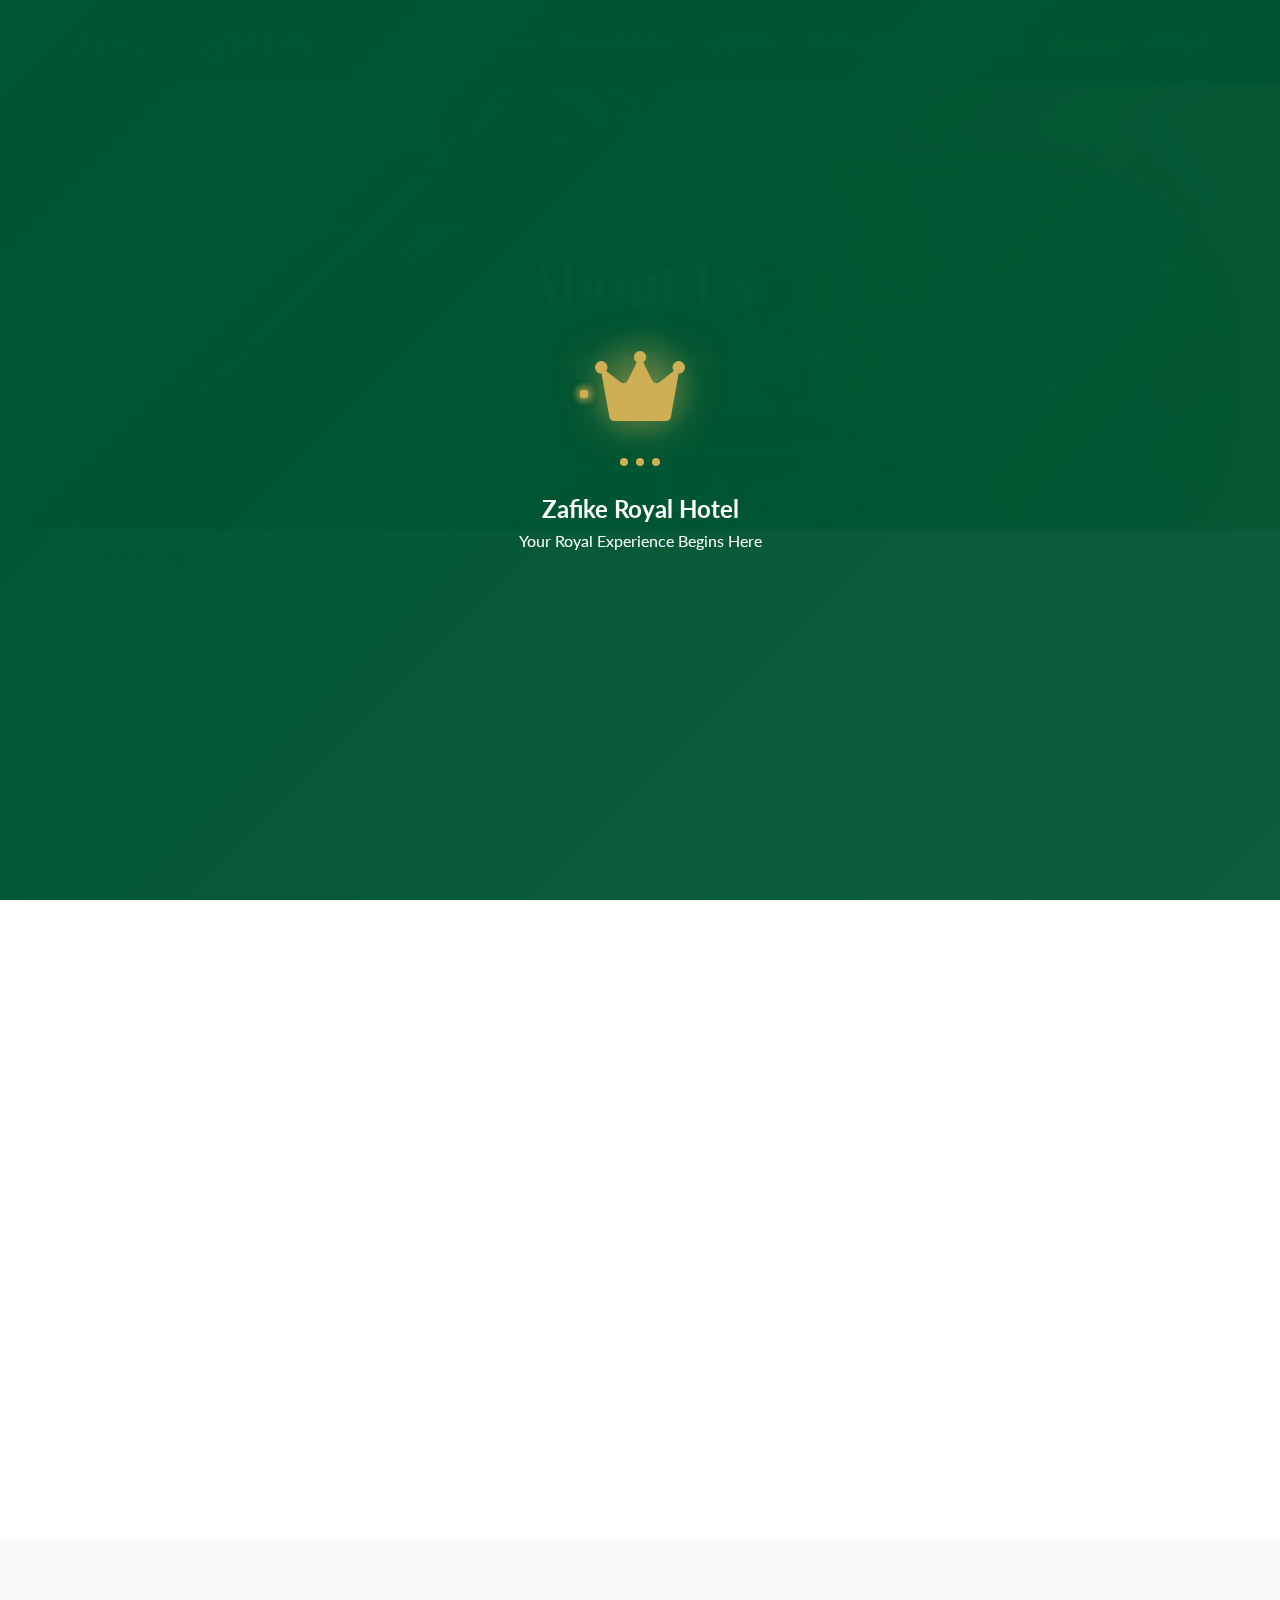
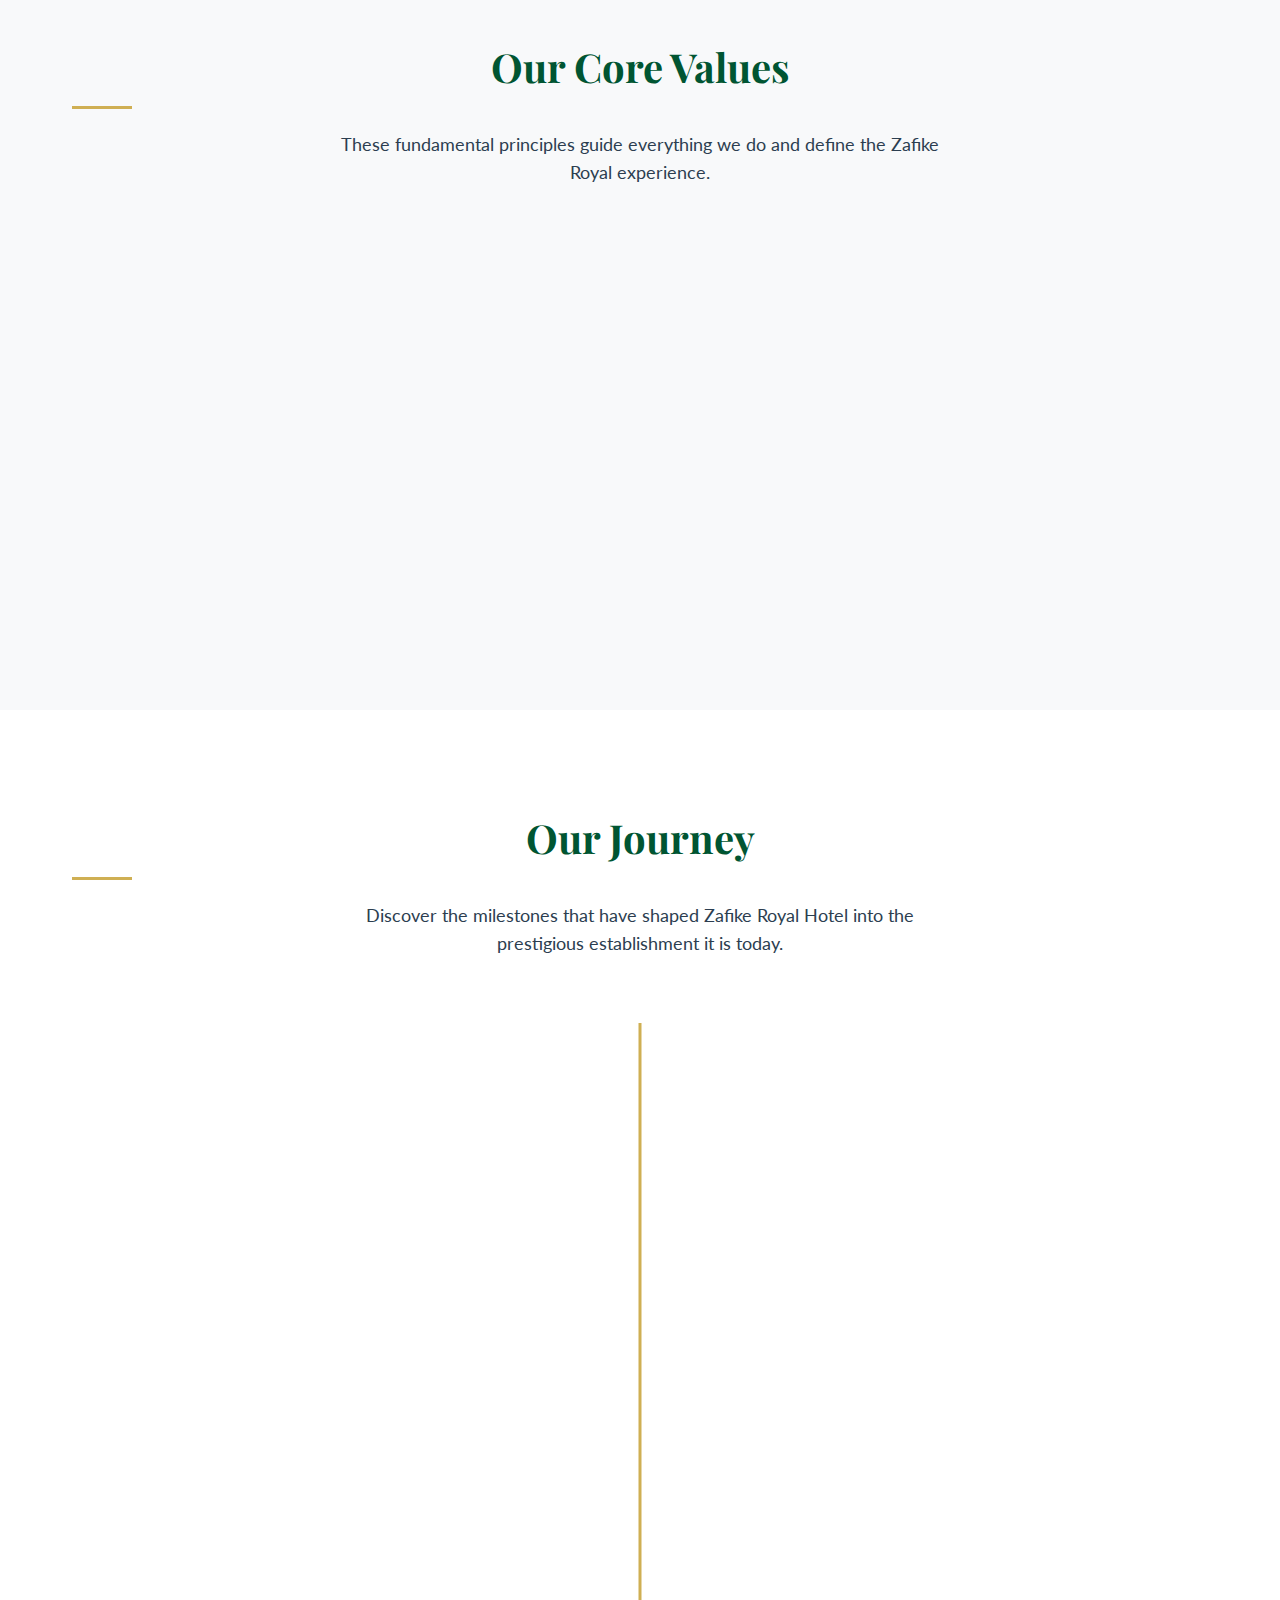
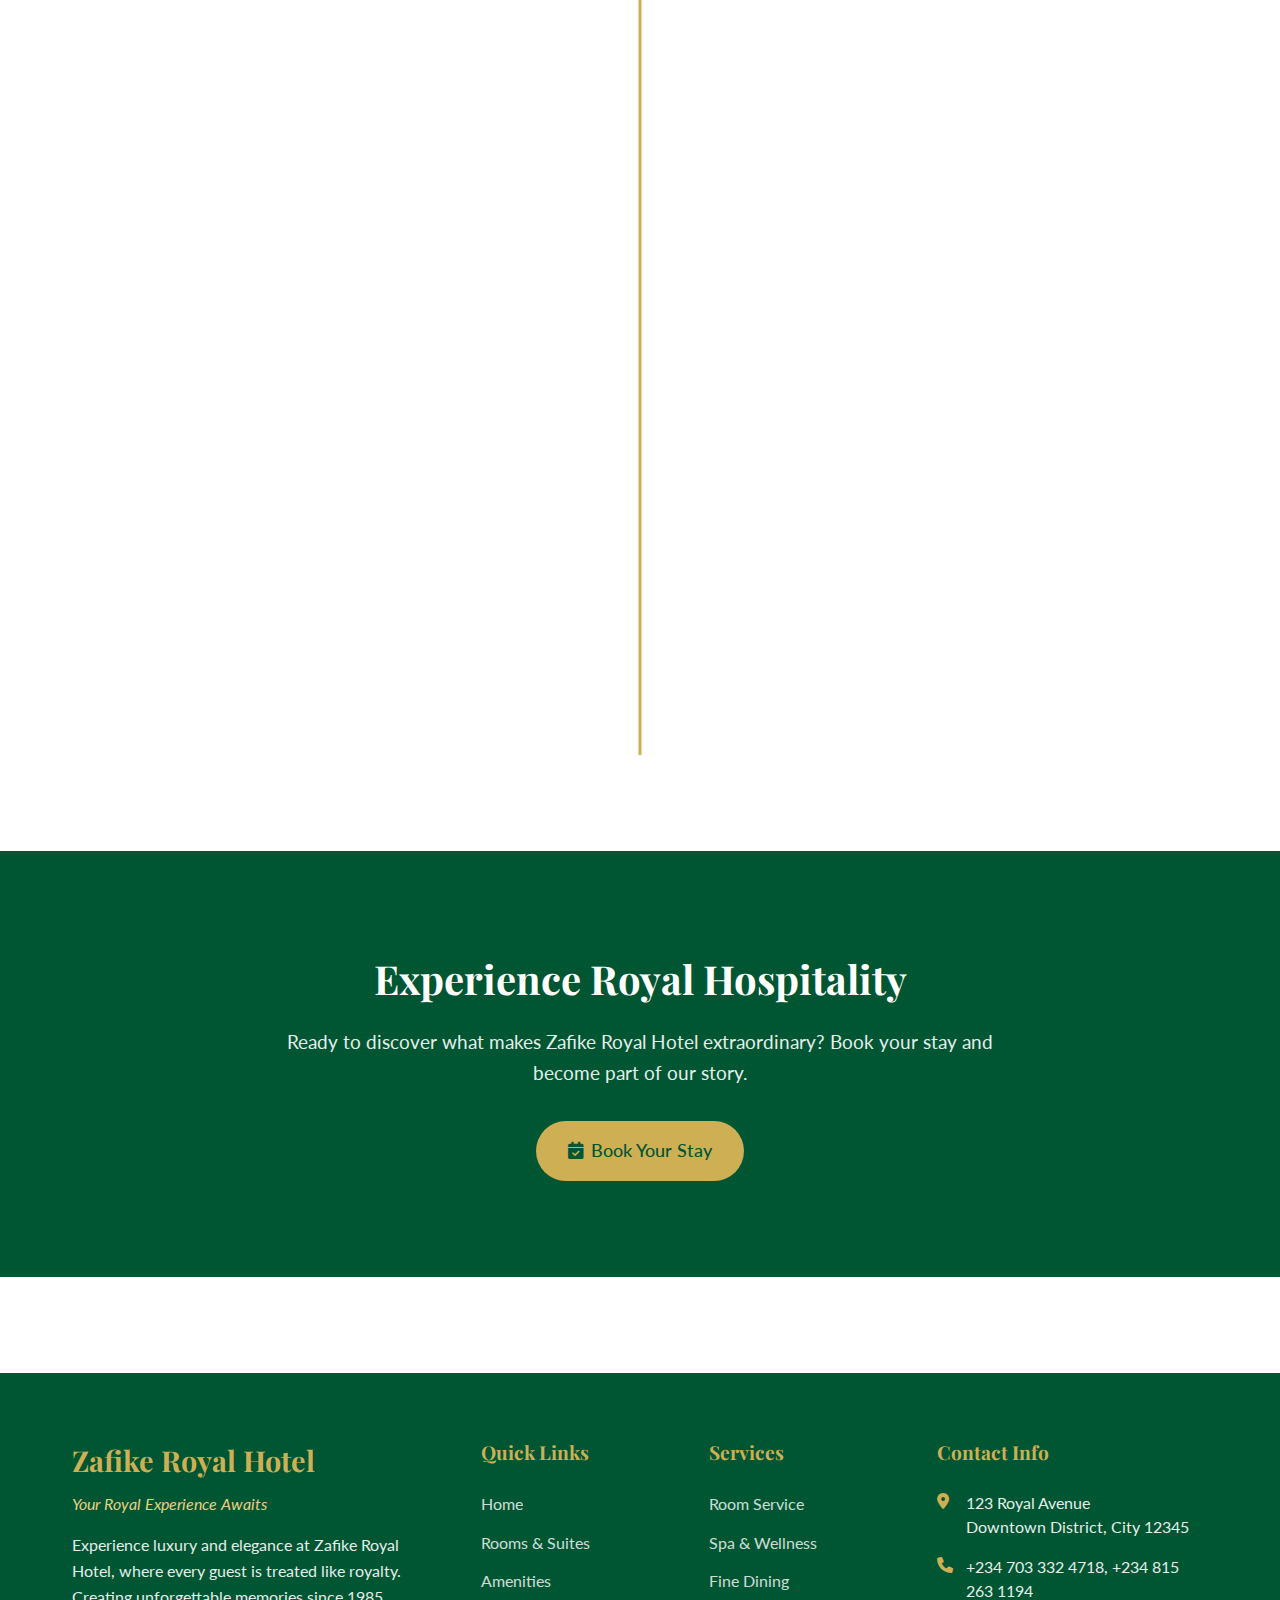
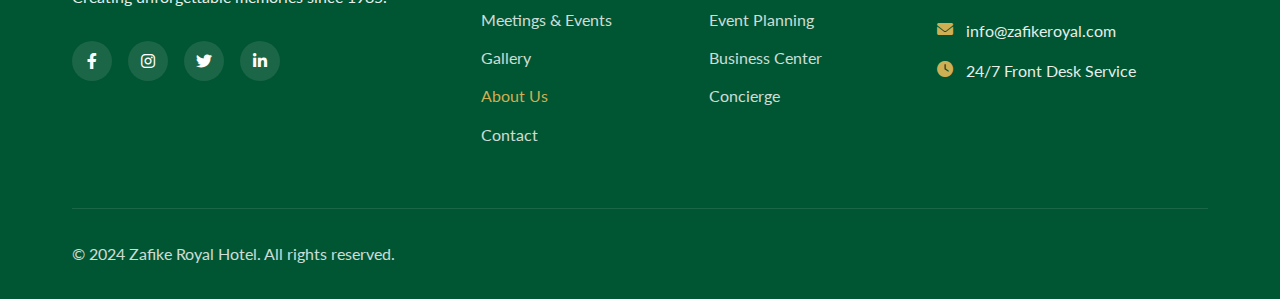
<file: unknown20/about.html>
<!DOCTYPE html>
<html lang="en">
<head>
    <meta charset="UTF-8">
    <meta name="viewport" content="width=device-width, initial-scale=1.0">
    <title>Zafike Royal Hotel - About Us</title>
    <link href="https://fonts.googleapis.com/css2?family=Playfair+Display:wght@400;600;700&family=Lato:wght@300;400;500&display=swap" rel="stylesheet">
    <link href="https://cdnjs.cloudflare.com/ajax/libs/font-awesome/6.0.0/css/all.min.css" rel="stylesheet">
    <link rel="stylesheet" href="about.css">
</head>
<body>
    <!-- Preloader -->
    <div class="preloader" id="preloader">
        <div class="preloader-content">
            <div class="crown-container">
                <i class="fas fa-crown crown-spinner"></i>
                <div class="crown-glow"></div>
            </div>
            <div class="loading-dots">
                <div class="dot"></div>
                <div class="dot"></div>
                <div class="dot"></div>
            </div>
            <h2 class="preloader-text">Zafike Royal Hotel</h2>
            <p class="preloader-subtitle">Your Royal Experience Begins Here</p>
            <div class="orbiting-dots">
                <div class="orbiting-dot"></div>
                <div class="orbiting-dot"></div>
                <div class="orbiting-dot"></div>
                <div class="orbiting-dot"></div>
                <div class="orbiting-dot"></div>
                <div class="orbiting-dot"></div>
            </div>
        </div>
    </div>

    <!-- Navigation -->
    <nav class="navbar" id="navbar">
        <div class="nav-container">
            <a href="#" class="logo">Zafike Royal Hotel</a>
            <ul class="nav-menu">
                <li><a href="index.html">Home</a></li>
                <li><a href="room.html">Rooms & Suites</a></li>
                <li><a href="amneitites.html">Amenities</a></li>
                  <li><a href="Meeting.html" >Meetings & Events</a></li>
                <li><a href="gallery.html">Gallery</a></li>
                <li><a href="about.html" class="active">About Us</a></li>
                <li><a href="contact.html">Contact</a></li>
            </ul>
            <div class="mobile-menu">
                <span></span>
                <span></span>
                <span></span>
            </div>
        </div>
    </nav>

    <!-- Page Header -->
    <section class="page-header">
        <div class="page-header-content">
            <h1 class="page-title">About Us</h1>
            <p class="page-subtitle">Discover the story behind Zafike Royal Hotel</p>
        </div>
    </section>

    <!-- Breadcrumb -->
    <section class="breadcrumb">
        <div class="breadcrumb-container">
            <nav class="breadcrumb-nav">
                <a href="index.html">Home</a>
                <i class="fas fa-chevron-right"></i>
                <span>About Us</span>
            </nav>
        </div>
    </section>

    <!-- Main Content -->
    <section class="main-content">
        <div class="container">
            <!-- Our Story Section -->
            <div class="story-section">
                <div class="story-content">
                    <div class="story-text">
                        <h2 class="section-title">Our Story</h2>
                        <p class="story-paragraph">
                            Founded in 2007, Zafike Royal Hotel has been a beacon of luxury and hospitality For more than a decade. We set out to create a serene and scenic environment where guests can enjoy true relaxation, world-class comfort, and personalized service.
                        </p>
                        <p class="story-paragraph">
                            From the beginning, our management team has been driven by strong principles—time, transparency, efficiency, customer focus, and innovation—which continue to guide the way we serve every guest.
                        </p>
                        <p class="story-paragraph">
                           Over the years, we have earned a reputation for combining traditional Nigerian warmth with modern hospitality standards. From our 24-hour services and well-equipped rooms to our vibrant bar, restaurant, and live entertainment, every detail is designed to provide unforgettable experiences.
                        </p>
                        <p class="story-paragraph">
                            What started as a vision has grown into a symbol of excellence, reliability, and professionalism in the hospitality industry. Today, Zafike Royal Hotel remains committed to growth, innovation, and delivering superior satisfaction to our cherished guests and business partners.
                        </p>
                    </div>
                    <div class="story-image">
                        <div class="story-image-container" style="background:none; box-shadow:none; height:auto;">
                            <img src="image/5872893540332325918.jpg" alt="Zafike Royal Hotel Logo" style="width:100%; border-radius:20px;" />
                        </div>
                    </div>
                </div>
            </div>
        </div>

        <!-- Our Values Section -->
        <section class="values-section">
            <div class="values-container">
                <h2 class="section-title" style="text-align: center; margin-bottom: 2rem;">Our Core Values</h2>
                <p style="text-align: center; font-size: 1.1rem; color: var(--text-dark); max-width: 600px; margin: 0 auto;">
                    These fundamental principles guide everything we do and define the Zafike Royal experience.
                </p>
                
                <div class="values-grid">
                    <div class="value-card">
                        <div class="value-icon">
                            <i class="fas fa-crown"></i>
                        </div>
                        <h3 class="value-title">Excellence</h3>
                        <p class="value-description">
                            We pursue perfection in every detail, from the thread count of our linens to the temperature of your welcome drink. Excellence isn't just our standard – it's our passion.
                        </p>
                    </div>
                    
                    <div class="value-card">
                        <div class="value-icon">
                            <i class="fas fa-heart"></i>
                        </div>
                        <h3 class="value-title">Hospitality</h3>
                        <p class="value-description">
                            Genuine warmth and personalized service are at the heart of everything we do. We treat every guest as a member of our royal family, ensuring their comfort and satisfaction.
                        </p>
                    </div>
                    
                    <div class="value-card">
                        <div class="value-icon">
                            <i class="fas fa-leaf"></i>
                        </div>
                        <h3 class="value-title">Sustainability</h3>
                        <p class="value-description">
                            We're committed to preserving the environment for future generations through responsible practices, eco-friendly amenities, and sustainable luxury initiatives.
                        </p>
                    </div>
                </div>
            </div>
        </section>

        <div class="container">
            <!-- Our History Timeline -->
            <div class="timeline-section">
                <h2 class="section-title" style="text-align: center;">Our Journey</h2>
                <p style="text-align: center; font-size: 1.1rem; color: var(--text-dark); max-width: 600px; margin: 0 auto 2rem;">
                    Discover the milestones that have shaped Zafike Royal Hotel into the prestigious establishment it is today.
                </p>
                
                <div class="timeline">
                    <div class="timeline-item">
                        <div class="timeline-year">2007</div>
                        <div class="timeline-content">
                            <h3 class="timeline-title">The Beginning</h3>
                            <p class="timeline-description">
                               Zafike Royal Hotel opened its doors at KM 8, Benin–Auchi Road, Eyaen, Benin City, offering guests a serene escape and setting a new standard for comfort and hospitality in Edo State.
                            </p>
                        </div>
                    </div>
                    
                    <div class="timeline-item">
                        <div class="timeline-year">2012</div>
                        <div class="timeline-content">
                            <h3 class="timeline-title">Growth and Recognition</h3>
                            <p class="timeline-description">
                              Expanded our facilities to include fully equipped halls for meetings, conferences, and trainings, earning recognition as a trusted destination for both leisure and business travelers.
                        </div>
                    </div>
                    
                    <div class="timeline-item">
                        <div class="timeline-year">2016</div>
                        <div class="timeline-content">
                            <h3 class="timeline-title">innovation in Service</h3>
                            <p class="timeline-description">
                              Introduced modern amenities such as electronic security keys, 24-hour power supply, and enhanced entertainment experiences including weekend live bands and barbeque nights.
                            </p>
                        </div>
                    </div>
                    
                    <div class="timeline-item">
                        <div class="timeline-year">2021</div>
                        <div class="timeline-content">
                            <h3 class="timeline-title">Strengthening Excellence</h3>
                            <p class="timeline-description">
                               Launched our green initiative, expanded facilities, and introduced Zafike Royal Gold, marking a new era of innovation.
                            </p>
                        </div>
                    </div>
                      <div class="timeline-item">
                        <div class="timeline-year">Today</div>
                        <div class="timeline-content">
                            <h3 class="timeline-title">A Prestigious Destination</h3>
                            <p class="timeline-description">
                               Zafike Royal Hotel stands as a symbol of excellence, innovation, and professionalism, continuing to redefine hospitality and deliver unforgettable experiences to guests from Nigeria and beyond.
                            </p>
                        </div>
                    </div>
                </div>
            </div>
        </div>

        <!-- CTA Section -->
        <section class="cta-section">
            <div class="cta-container">
                <h2 class="cta-title">Experience Royal Hospitality</h2>
                <p class="cta-description">
                    Ready to discover what makes Zafike Royal Hotel extraordinary? Book your stay and become part of our story.
                </p>
                <a href="contact.html" class="btn btn-primary">
                    <i class="fas fa-calendar-check"></i>
                    Book Your Stay
                </a>
            </div>
        </section>
    </section>

   <!-- Footer -->
    <footer class="footer">
        <div class="footer-container">
            <div class="footer-content">
                <div class="footer-section">
                    <div class="footer-logo">
                        <h3>Zafike Royal Hotel</h3>
                        <p class="footer-tagline">Your Royal Experience Awaits</p>
                    </div>
                    <p class="footer-description">
                        Experience luxury and elegance at Zafike Royal Hotel, where every guest is treated like royalty. Creating unforgettable memories since 1985.
                    </p>
                    <div class="social-links">
                        <a href="#" class="social-link"><i class="fab fa-facebook-f"></i></a>
                        <a href="#" class="social-link"><i class="fab fa-instagram"></i></a>
                        <a href="#" class="social-link"><i class="fab fa-twitter"></i></a>
                        <a href="#" class="social-link"><i class="fab fa-linkedin-in"></i></a>
                    </div>
                </div>

                <div class="footer-section">
                    <h4 class="footer-title">Quick Links</h4>
                    <ul class="footer-links">
                        <li><a href="index.html">Home</a></li>
                        <li><a href="room.html">Rooms & Suites</a></li>
                        <li><a href="amneitites.html">Amenities</a></li>
                          <li><a href="Meeting.html">Meetings & Events</a></li>
                        <li><a href="gallery.html">Gallery</a></li>
                        <li><a href="about.html" class="active">About Us</a></li>
                        <li><a href="contact.html">Contact</a></li>
                    </ul>
                </div>

                <div class="footer-section">
                    <h4 class="footer-title">Services</h4>
                    <ul class="footer-links">
                        <li><a href="#">Room Service</a></li>
                        <li><a href="#">Spa & Wellness</a></li>
                        <li><a href="#">Fine Dining</a></li>
                        <li><a href="#">Event Planning</a></li>
                        <li><a href="#">Business Center</a></li>
                        <li><a href="#">Concierge</a></li>
                    </ul>
                </div>

                <div class="footer-section">
                    <h4 class="footer-title">Contact Info</h4>
                    <div class="contact-info">
                        <div class="contact-item">
                            <i class="fas fa-map-marker-alt"></i>
                            <span>123 Royal Avenue<br>Downtown District, City 12345</span>
                        </div>
                        <div class="contact-item">
                            <i class="fas fa-phone"></i>
                          <span>+234 703 332 4718, +234 815 263 1194</span>
                        </div>
                        <div class="contact-item">
                            <i class="fas fa-envelope"></i>
                            <span>info@zafikeroyal.com</span>
                        </div>
                        <div class="contact-item">
                            <i class="fas fa-clock"></i>
                            <span>24/7 Front Desk Service</span>
                        </div>
                    </div>
                </div>
            </div>

            <div class="footer-bottom">
                <div class="footer-bottom-content">
                    <p>&copy; 2024 Zafike Royal Hotel. All rights reserved.</p>
                  
                </div>
            </div>
        </div>
    </footer>


    <script src="about.js"></script>
</body>
</html>
</file>
<file: about.css>
* {
            margin: 0;
            padding: 0;
            box-sizing: border-box;
        }

        :root {
            --forest-green: #005532;
            --golden-yellow: #CFAF53;
            --light-gold: #E8D084;
            --white: #ffffff;
            --light-gray: #f8f9fa;
            --text-dark: #2c3e50;
            --shadow-light: 0 4px 20px rgba(0, 85, 50, 0.1);
            --shadow-medium: 0 8px 30px rgba(0, 85, 50, 0.15);
            --transition: all 0.3s ease;
        }

        body {
            font-family: 'Lato', sans-serif;
            line-height: 1.6;
            color: var(--text-dark);
            overflow-x: hidden;
        }

        /* Navigation */
        .navbar {
            position: fixed;
            top: 0;
            width: 100%;
            background: var(--forest-green);
            z-index: 1000;
            padding: 1rem 0;
            box-shadow: var(--shadow-medium);
        }

        .nav-container {
            max-width: 1200px;
            margin: 0 auto;
            display: flex;
            justify-content: space-between;
            align-items: center;
            padding: 0 2rem;
        }

        .logo {
            font-family: 'Playfair Display', serif;
            font-size: 2rem;
            font-weight: 700;
            color: var(--golden-yellow);
            text-decoration: none;
            transition: var(--transition);
        }

        .logo:hover {
            transform: scale(1.05);
        }

        .nav-menu {
            display: flex;
            list-style: none;
            gap: 2rem;
        }

        .nav-menu a {
            color: var(--white);
            text-decoration: none;
            font-weight: 400;
            position: relative;
            transition: var(--transition);
        }

        .nav-menu a.active,
        .nav-menu a:hover {
            color: var(--golden-yellow);
        }

        .nav-menu a::after {
            content: '';
            position: absolute;
            bottom: -5px;
            left: 0;
            width: 0;
            height: 2px;
            background: var(--golden-yellow);
            transition: var(--transition);
        }

        .nav-menu a:hover::after,
        .nav-menu a.active::after {
            width: 100%;
        }

        .mobile-menu {
            display: none;
            flex-direction: column;
            cursor: pointer;
        }

        .mobile-menu span {
            width: 25px;
            height: 3px;
            background: var(--white);
            margin: 3px 0;
            transition: var(--transition);
        }

        /* Breadcrumb */
        .breadcrumb {
            background: var(--light-gray);
            padding: 1rem 0;
        }

        .breadcrumb-container {
            max-width: 1200px;
            margin: 0 auto;
            padding: 0 2rem;
        }

        .breadcrumb-nav {
            display: flex;
            align-items: center;
            gap: 0.5rem;
            font-size: 0.9rem;
        }

        .breadcrumb-nav a {
            color: var(--forest-green);
            text-decoration: none;
            transition: var(--transition);
        }

        .breadcrumb-nav a:hover {
            color: var(--golden-yellow);
        }

        .breadcrumb-nav span {
            color: var(--text-dark);
        }

        /* Page Header */
        .page-header {
            height: 50vh;
            background: linear-gradient(135deg, rgba(0, 85, 50, 0.8), rgba(207, 175, 83, 0.3)),
                        url(image/5872893540332325918.jpg);
            background-size: cover;
            background-position: center;
            display: flex;
            align-items: center;
            justify-content: center;
            text-align: center;
            position: relative;
            margin-top: 80px;
        }

        .page-header::before {
            content: '';
            position: absolute;
            top: 0;
            left: 0;
            width: 100%;
            height: 100%;
            background: linear-gradient(45deg, 
                rgba(0, 85, 50, 0.9) 0%, 
                rgba(0, 85, 50, 0.7) 50%, 
                rgba(207, 175, 83, 0.5) 100%);
            z-index: 1;
        }

        .page-header-content {
            position: relative;
            z-index: 2;
            max-width: 800px;
            padding: 2rem;
        }

        .page-title {
            font-family: 'Playfair Display', serif;
            font-size: 3.5rem;
            font-weight: 700;
            color: var(--white);
            margin-bottom: 1rem;
            text-shadow: 2px 2px 4px rgba(0, 0, 0, 0.3);
        }

        .page-subtitle {
            font-size: 1.3rem;
            color: var(--light-gold);
            font-style: italic;
        }

        /* Breadcrumb */
        .breadcrumb {
            background: var(--light-gray);
            padding: 1rem 0;
        }

        .breadcrumb-container {
            max-width: 1200px;
            margin: 0 auto;
            padding: 0 2rem;
        }

        .breadcrumb-nav {
            display: flex;
            align-items: center;
            gap: 0.5rem;
            font-size: 0.9rem;
        }

        .breadcrumb-nav a {
            color: var(--forest-green);
            text-decoration: none;
            transition: var(--transition);
        }

        .breadcrumb-nav a:hover {
            color: var(--golden-yellow);
        }

        .breadcrumb-nav span {
            color: var(--text-dark);
        }

        /* Main Content */
        .main-content {
            padding: 6rem 0;
            background: var(--white);
        }

        .container {
            max-width: 1200px;
            margin: 0 auto;
            padding: 0 2rem;
        }

        /* Story Section */
        .story-section {
            margin-bottom: 6rem;
        }

        .story-content {
            display: grid;
            grid-template-columns: 1fr 1fr;
            gap: 4rem;
            align-items: center;
            margin-bottom: 4rem;
        }

        .story-text {
            opacity: 0;
            transform: translateX(-30px);
            animation: slideInLeft 0.8s ease forwards;
        }

        .story-image {
            opacity: 0;
            transform: translateX(30px);
            animation: slideInRight 0.8s ease forwards;
            animation-delay: 0.2s;
        }

        .section-title {
            font-family: 'Playfair Display', serif;
            font-size: 2.5rem;
            color: var(--forest-green);
            margin-bottom: 2rem;
            position: relative;
        }

        .section-title::after {
            content: '';
            position: absolute;
            bottom: -10px;
            left: 0;
            width: 60px;
            height: 3px;
            background: var(--golden-yellow);
        }

        .story-paragraph {
            font-size: 1.1rem;
            line-height: 1.8;
            margin-bottom: 1.5rem;
            color: var(--text-dark);
        }

        .story-image-container {
            position: relative;
            border-radius: 20px;
            overflow: hidden;
            box-shadow: var(--shadow-medium);
            height: 400px;
            background: linear-gradient(135deg, var(--forest-green), var(--golden-yellow));
        }

        .story-image-container::before {
            content: '';
            position: absolute;
            top: 0;
            left: 0;
            width: 100%;
            height: 100%;
            background: linear-gradient(45deg, 
                rgba(0, 85, 50, 0.3) 0%, 
                rgba(207, 175, 83, 0.3) 100%);
            z-index: 1;
        }

        .story-image-container::after {
            content: 'Zafike Royal Hotel';
            position: absolute;
            top: 50%;
            left: 50%;
            transform: translate(-50%, -50%);
            color: white;
            font-size: 1.5rem;
            font-weight: 600;
            text-shadow: 2px 2px 4px rgba(0, 0, 0, 0.5);
            z-index: 2;
            font-family: 'Playfair Display', serif;
        }

        /* Values Section */
        .values-section {
            background: var(--light-gray);
            padding: 6rem 0;
            margin: 6rem -2rem;
        }

        .values-container {
            max-width: 1200px;
            margin: 0 auto;
            padding: 0 2rem;
        }

        .values-grid {
            display: grid;
            grid-template-columns: repeat(auto-fit, minmax(300px, 1fr));
            gap: 3rem;
            margin-top: 4rem;
        }

        .value-card {
            background: var(--white);
            padding: 2.5rem;
            border-radius: 20px;
            box-shadow: var(--shadow-light);
            text-align: center;
            transition: var(--transition);
            opacity: 0;
            transform: translateY(30px);
            animation: fadeInUp 0.8s ease forwards;
        }

        .value-card:nth-child(1) { animation-delay: 0.1s; }
        .value-card:nth-child(2) { animation-delay: 0.2s; }
        .value-card:nth-child(3) { animation-delay: 0.3s; }

        .value-card:hover {
            transform: translateY(-10px);
            box-shadow: var(--shadow-strong);
        }

        .value-icon {
            font-size: 3rem;
            color: var(--golden-yellow);
            margin-bottom: 1.5rem;
        }

        .value-title {
            font-family: 'Playfair Display', serif;
            font-size: 1.5rem;
            color: var(--forest-green);
            margin-bottom: 1rem;
        }

        .value-description {
            font-size: 1rem;
            line-height: 1.6;
            color: var(--text-dark);
        }

        /* History Timeline */
        .timeline-section {
            margin: 6rem 0;
        }

        .timeline {
            position: relative;
            max-width: 800px;
            margin: 4rem auto;
        }

        .timeline::before {
            content: '';
            position: absolute;
            left: 50%;
            transform: translateX(-50%);
            width: 3px;
            height: 100%;
            background: var(--golden-yellow);
        }

        .timeline-item {
            position: relative;
            margin: 3rem 0;
            opacity: 0;
            animation: fadeInUp 0.8s ease forwards;
        }

        .timeline-item:nth-child(1) { animation-delay: 0.1s; }
        .timeline-item:nth-child(2) { animation-delay: 0.2s; }
        .timeline-item:nth-child(3) { animation-delay: 0.3s; }
        .timeline-item:nth-child(4) { animation-delay: 0.4s; }

        .timeline-content {
            background: var(--white);
            padding: 2rem;
            border-radius: 15px;
            box-shadow: var(--shadow-light);
            width: calc(50% - 2rem);
            position: relative;
        }

        .timeline-item:nth-child(odd) .timeline-content {
            margin-left: auto;
            margin-right: 4rem;
        }

        .timeline-item:nth-child(even) .timeline-content {
            margin-left: 4rem;
        }

        .timeline-content::before {
            content: '';
            position: absolute;
            top: 20px;
            width: 0;
            height: 0;
            border: 10px solid transparent;
        }

        .timeline-item:nth-child(odd) .timeline-content::before {
            right: -20px;
            border-left-color: var(--white);
        }

        .timeline-item:nth-child(even) .timeline-content::before {
            left: -20px;
            border-right-color: var(--white);
        }

        .timeline-year {
            position: absolute;
            left: 50%;
            transform: translateX(-50%);
            background: var(--forest-green);
            color: var(--white);
            padding: 0.5rem 1rem;
            border-radius: 20px;
            font-weight: 600;
            top: 0;
            z-index: 2;
        }

        .timeline-title {
            font-family: 'Playfair Display', serif;
            font-size: 1.3rem;
            color: var(--forest-green);
            margin-bottom: 0.5rem;
        }

        .timeline-description {
            color: var(--text-dark);
            line-height: 1.6;
        }

        /* Team Section */
        .team-section {
            background: var(--light-gray);
            padding: 6rem 0;
            margin: 6rem -2rem;
        }

        .team-container {
            max-width: 1200px;
            margin: 0 auto;
            padding: 0 2rem;
        }

        .team-grid {
            display: grid;
            grid-template-columns: repeat(auto-fit, minmax(280px, 1fr));
            gap: 2.5rem;
            margin-top: 4rem;
        }

        .team-card {
            background: var(--white);
            border-radius: 20px;
            overflow: hidden;
            box-shadow: var(--shadow-light);
            transition: var(--transition);
            opacity: 0;
            transform: translateY(30px);
            animation: fadeInUp 0.8s ease forwards;
        }

        .team-card:nth-child(1) { animation-delay: 0.1s; }
        .team-card:nth-child(2) { animation-delay: 0.2s; }
        .team-card:nth-child(3) { animation-delay: 0.3s; }

        .team-card:hover {
            transform: translateY(-5px);
            box-shadow: var(--shadow-strong);
        }

        .team-image {
            height: 250px;
            background: linear-gradient(135deg, var(--forest-green), var(--golden-yellow));
            position: relative;
            display: flex;
            align-items: center;
            justify-content: center;
        }

        .team-image::before {
            content: '';
            position: absolute;
            top: 0;
            left: 0;
            width: 100%;
            height: 100%;
            background: linear-gradient(45deg, 
                rgba(0, 85, 50, 0.2) 0%, 
                rgba(207, 175, 83, 0.2) 100%);
        }

        .team-placeholder {
            color: white;
            font-size: 4rem;
            z-index: 1;
        }

        .team-info {
            padding: 2rem;
            text-align: center;
        }

        .team-name {
            font-family: 'Playfair Display', serif;
            font-size: 1.3rem;
            color: var(--forest-green);
            margin-bottom: 0.5rem;
        }

        .team-position {
            color: var(--golden-yellow);
            font-weight: 500;
            margin-bottom: 1rem;
        }

        .team-description {
            color: var(--text-dark);
            font-size: 0.9rem;
            line-height: 1.5;
        }

        /* CTA Section */
        .cta-section {
            background: var(--forest-green);
            color: var(--white);
            padding: 6rem 0;
            text-align: center;
            margin: 6rem -2rem 0;
        }

        .cta-container {
            max-width: 800px;
            margin: 0 auto;
            padding: 0 2rem;
        }

        .cta-title {
            font-family: 'Playfair Display', serif;
            font-size: 2.5rem;
            margin-bottom: 1rem;
        }

        .cta-description {
            font-size: 1.2rem;
            margin-bottom: 2rem;
            opacity: 0.9;
        }

        .btn {
            padding: 1rem 2rem;
            border: none;
            border-radius: 50px;
            font-weight: 500;
            cursor: pointer;
            transition: var(--transition);
            text-decoration: none;
            display: inline-flex;
            align-items: center;
            gap: 0.5rem;
            justify-content: center;
            font-size: 1.1rem;
        }

        .btn-primary {
            background: var(--golden-yellow);
            color: var(--forest-green);
        }

        .btn-primary:hover {
            background: var(--light-gold);
            transform: translateY(-2px);
            box-shadow: var(--shadow-light);
        }


        /* Footer */
.footer {
    background: var(--forest-green);
    color: var(--white);
    padding: 4rem 0 0;
}

.footer-container {
    max-width: 1200px;
    margin: 0 auto;
    padding: 0 2rem;
}

.footer-content {
    display: grid;
    grid-template-columns: 2fr 1fr 1fr 1.5fr;
    gap: 3rem;
    margin-bottom: 3rem;
}

.footer-section h3,
.footer-section h4 {
    font-family: 'Playfair Display', serif;
    margin-bottom: 1.5rem;
}

.footer-logo h3 {
    color: var(--golden-yellow);
    font-size: 1.8rem;
    margin-bottom: 0.5rem;
}

.footer-tagline {
    color: var(--light-gold);
    font-style: italic;
    margin-bottom: 1rem;
}

.footer-description {
    line-height: 1.6;
    margin-bottom: 2rem;
    opacity: 0.9;
}

.social-links {
    display: flex;
    gap: 1rem;
}

.social-link {
    width: 40px;
    height: 40px;
    background: rgba(255, 255, 255, 0.1);
    border-radius: 50%;
    display: flex;
    align-items: center;
    justify-content: center;
    color: var(--white);
    text-decoration: none;
    transition: var(--transition);
}

.social-link:hover {
    background: var(--golden-yellow);
    color: var(--forest-green);
    transform: translateY(-2px);
}

.footer-title {
    color: var(--golden-yellow);
    font-size: 1.2rem;
    margin-bottom: 1.5rem;
}

.footer-links {
    list-style: none;
}

.footer-links li {
    margin-bottom: 0.8rem;
}

.footer-links a {
    color: var(--white);
    text-decoration: none;
    opacity: 0.8;
    transition: var(--transition);
}

.footer-links a:hover,
.footer-links a.active {
    opacity: 1;
    color: var(--golden-yellow);
}

.contact-info {
    space-y: 1rem;
}

.contact-item {
    display: flex;
    align-items: flex-start;
    gap: 0.8rem;
    margin-bottom: 1rem;
}

.contact-item i {
    color: var(--golden-yellow);
    width: 16px;
    margin-top: 2px;
}

.contact-item span {
    opacity: 0.9;
    line-height: 1.5;
}

.footer-bottom {
    border-top: 1px solid rgba(255, 255, 255, 0.1);
    padding: 2rem 0;
}

.footer-bottom-content {
    display: flex;
    justify-content: space-between;
    align-items: center;
    flex-wrap: wrap;
    gap: 1rem;
}

.footer-bottom-content p {
    opacity: 0.8;
}

.footer-bottom-links {
    display: flex;
    gap: 2rem;
}

.footer-bottom-links a {
    color: var(--white);
    text-decoration: none;
    opacity: 0.8;
    transition: var(--transition);
}

.footer-bottom-links a:hover {
    opacity: 1;
    color: var(--golden-yellow);
}

/* Footer Responsive Styles */
@media (max-width: 768px) {
    .footer-content {
        grid-template-columns: 1fr;
        gap: 2rem;
    }

    .footer-bottom-content {
        flex-direction: column;
        text-align: center;
    }

    .footer-bottom-links {
        justify-content: center;
    }
}

@media (max-width: 480px) {
    .footer-container {
        padding: 0 1rem;
    }

    .footer-bottom-links {
        flex-direction: column;
        gap: 1rem;
    }
}

        

        /* Animations */
        @keyframes fadeInUp {
            from {
                opacity: 0;
                transform: translateY(30px);
            }
            to {
                opacity: 1;
                transform: translateY(0);
            }
        }

        @keyframes slideInLeft {
            from {
                opacity: 0;
                transform: translateX(-30px);
            }
            to {
                opacity: 1;
                transform: translateX(0);
            }
        }

        @keyframes slideInRight {
            from {
                opacity: 0;
                transform: translateX(30px);
            }
            to {
                opacity: 1;
                transform: translateX(0);
            }
        }

        /* Responsive Design */
        @media (max-width: 768px) {
            .nav-menu {
        position: fixed;
        top: 0;
        right: -100%;
        height: 100vh;
        width: 100%;
        background: var(--forest-green); /* or any background */
        flex-direction: column;
        align-items: center;
        justify-content: center;
        z-index: 999;
        gap: 2rem;
        transition: right 0.3s ease;
    }

    .nav-menu.active {
        right: 0;
    }

   /* Animate to "X" */
.mobile-menu.open span:nth-child(1) {
    transform: rotate(45deg) translate(5px, 5px);
}

.mobile-menu.open span:nth-child(2) {
    opacity: 0;
}

.mobile-menu.open span:nth-child(3) {
    transform: rotate(-45deg) translate(5px, -5px);
}

            .mobile-menu {
                display: flex;
            }


            .page-title {
                font-size: 2.5rem;
            }

            .story-content {
                grid-template-columns: 1fr;
                gap: 2rem;
            }

            .story-image {
                order: -1;
            }

            .values-section,
            .team-section {
                margin: 3rem -1rem;
            }

            .timeline::before {
                left: 20px;
            }

            .timeline-content {
                width: calc(100% - 4rem);
                margin-left: 4rem !important;
                margin-right: 0 !important;
            }

            .timeline-content::before {
                left: -20px !important;
                border-right-color: var(--white) !important;
                border-left-color: transparent !important;
            }

            .timeline-year {
                left: 20px;
                transform: none;
            }

            .cta-section {
                margin: 3rem -1rem 0;
            }
        }

        @media (max-width: 480px) {
            .page-title {
                font-size: 2rem;
            }

            .container {
                padding: 0 1rem;
            }

            .section-title {
                font-size: 2rem;
            }

            .cta-title {
                font-size: 2rem;
            }
        }
</file>
<file: unknown20/about.css>
* {
            margin: 0;
            padding: 0;
            box-sizing: border-box;
        }

        :root {
            --forest-green: #005532;
            --golden-yellow: #CFAF53;
            --light-gold: #E8D084;
            --white: #ffffff;
            --light-gray: #f8f9fa;
            --text-dark: #2c3e50;
            --shadow-light: 0 4px 20px rgba(0, 85, 50, 0.1);
            --shadow-medium: 0 8px 30px rgba(0, 85, 50, 0.15);
            --transition: all 0.3s ease;
        }

        body {
            font-family: 'Lato', sans-serif;
            line-height: 1.6;
            color: var(--text-dark);
            overflow-x: hidden;
        }

        /* Preloader Styles */
        .preloader {
            position: fixed;
            top: 0;
            left: 0;
            width: 100%;
            height: 100%;
            background: linear-gradient(135deg, var(--forest-green), rgba(0, 85, 50, 0.95));
            display: flex;
            flex-direction: column;
            justify-content: center;
            align-items: center;
            z-index: 9999;
            transition: opacity 1s cubic-bezier(0.4, 0, 0.2, 1), visibility 1s ease;
            backdrop-filter: blur(2px);
        }

        .preloader.hidden {
            opacity: 0;
            visibility: hidden;
        }

        .preloader-content {
            text-align: center;
            color: var(--white);
            animation: fadeInUp 0.8s ease-out;
        }

        .crown-container {
            position: relative;
            margin-bottom: 2rem;
        }

        .crown-spinner {
            font-size: 5rem;
            color: var(--golden-yellow);
            animation: spin 3s linear infinite, pulse 2s ease-in-out infinite;
            filter: drop-shadow(0 0 20px rgba(207, 175, 83, 0.5));
            position: relative;
            z-index: 2;
        }

        .crown-glow {
            position: absolute;
            top: 50%;
            left: 50%;
            transform: translate(-50%, -50%);
            width: 120px;
            height: 120px;
            background: radial-gradient(circle, rgba(207, 175, 83, 0.3) 0%, transparent 70%);
            border-radius: 50%;
            animation: glow 2s ease-in-out infinite alternate;
            z-index: 1;
        }

        .orbiting-dots {
            position: absolute;
            top: 50%;
            left: 50%;
            transform: translate(-50%, -50%);
            width: 120px;
            height: 120px;
            z-index: 1;
        }

        .orbiting-dot {
            position: absolute;
            width: 8px;
            height: 8px;
            background: var(--golden-yellow);
            border-radius: 50%;
            animation: orbit 3s linear infinite;
            filter: drop-shadow(0 0 5px rgba(207, 175, 83, 0.5));
        }

        .orbiting-dot:nth-child(1) { animation-delay: 0s; }
        .orbiting-dot:nth-child(2) { animation-delay: 0.5s; }
        .orbiting-dot:nth-child(3) { animation-delay: 1s; }
        .orbiting-dot:nth-child(4) { animation-delay: 1.5s; }
        .orbiting-dot:nth-child(5) { animation-delay: 2s; }
        .orbiting-dot:nth-child(6) { animation-delay: 2.5s; }

        @keyframes orbit {
            0% { transform: rotate(0deg) translateX(60px) rotate(0deg); }
            100% { transform: rotate(360deg) translateX(60px) rotate(-360deg); }
        }

        .loading-dots {
            display: flex;
            justify-content: center;
            gap: 8px;
            margin: 1.5rem 0;
        }

        .dot {
            width: 8px;
            height: 8px;
            background: var(--golden-yellow);
            border-radius: 50%;
            animation: bounce 1.4s ease-in-out infinite both;
        }

.dot:nth-child(1) { animation-delay: -0.32s; }
.dot:nth-child(2) { animation-delay: -0.16s; }
.dot:nth-child(3) { animation-delay: 0s; }

        /* Navigation */
        .navbar {
            position: fixed;
            top: 0;
            width: 100%;
            background: var(--forest-green);
            z-index: 1000;
            padding: 1rem 0;
            box-shadow: var(--shadow-medium);
        }

        .nav-container {
            max-width: 1200px;
            margin: 0 auto;
            display: flex;
            justify-content: space-between;
            align-items: center;
            padding: 0 2rem;
        }

        .logo {
            font-family: 'Playfair Display', serif;
            font-size: 2rem;
            font-weight: 700;
            color: var(--golden-yellow);
            text-decoration: none;
            transition: var(--transition);
        }

        .logo:hover {
            transform: scale(1.05);
        }

        .nav-menu {
            display: flex;
            list-style: none;
            gap: 2rem;
        }

        .nav-menu a {
            color: var(--white);
            text-decoration: none;
            font-weight: 400;
            position: relative;
            transition: var(--transition);
        }

        .nav-menu a.active,
        .nav-menu a:hover {
            color: var(--golden-yellow);
        }

        .nav-menu a::after {
            content: '';
            position: absolute;
            bottom: -5px;
            left: 0;
            width: 0;
            height: 2px;
            background: var(--golden-yellow);
            transition: var(--transition);
        }

        .nav-menu a:hover::after,
        .nav-menu a.active::after {
            width: 100%;
        }

        .mobile-menu {
            display: none;
            flex-direction: column;
            cursor: pointer;
        }

        .mobile-menu span {
            width: 25px;
            height: 3px;
            background: var(--white);
            margin: 3px 0;
            transition: var(--transition);
        }

        /* Breadcrumb */
        .breadcrumb {
            background: var(--light-gray);
            padding: 1rem 0;
        }

        .breadcrumb-container {
            max-width: 1200px;
            margin: 0 auto;
            padding: 0 2rem;
        }

        .breadcrumb-nav {
            display: flex;
            align-items: center;
            gap: 0.5rem;
            font-size: 0.9rem;
        }

        .breadcrumb-nav a {
            color: var(--forest-green);
            text-decoration: none;
            transition: var(--transition);
        }

        .breadcrumb-nav a:hover {
            color: var(--golden-yellow);
        }

        .breadcrumb-nav span {
            color: var(--text-dark);
        }

        /* Page Header */
        .page-header {
            height: 50vh;
            background: linear-gradient(135deg, rgba(0, 85, 50, 0.8), rgba(207, 175, 83, 0.3)),
                        url(image/5872893540332325918.jpg);
            background-size: cover;
            background-position: center;
            display: flex;
            align-items: center;
            justify-content: center;
            text-align: center;
            position: relative;
            margin-top: 80px;
        }

        .page-header::before {
            content: '';
            position: absolute;
            top: 0;
            left: 0;
            width: 100%;
            height: 100%;
            background: linear-gradient(45deg, 
                rgba(0, 85, 50, 0.9) 0%, 
                rgba(0, 85, 50, 0.7) 50%, 
                rgba(207, 175, 83, 0.5) 100%);
            z-index: 1;
        }

        .page-header-content {
            position: relative;
            z-index: 2;
            max-width: 800px;
            padding: 2rem;
        }

        .page-title {
            font-family: 'Playfair Display', serif;
            font-size: 3.5rem;
            font-weight: 700;
            color: var(--white);
            margin-bottom: 1rem;
            text-shadow: 2px 2px 4px rgba(0, 0, 0, 0.3);
        }

        .page-subtitle {
            font-size: 1.3rem;
            color: var(--light-gold);
            font-style: italic;
        }

        /* Breadcrumb */
        .breadcrumb {
            background: var(--light-gray);
            padding: 1rem 0;
        }

        .breadcrumb-container {
            max-width: 1200px;
            margin: 0 auto;
            padding: 0 2rem;
        }

        .breadcrumb-nav {
            display: flex;
            align-items: center;
            gap: 0.5rem;
            font-size: 0.9rem;
        }

        .breadcrumb-nav a {
            color: var(--forest-green);
            text-decoration: none;
            transition: var(--transition);
        }

        .breadcrumb-nav a:hover {
            color: var(--golden-yellow);
        }

        .breadcrumb-nav span {
            color: var(--text-dark);
        }

        /* Main Content */
        .main-content {
            padding: 6rem 0;
            background: var(--white);
        }

        .container {
            max-width: 1200px;
            margin: 0 auto;
            padding: 0 2rem;
        }

        /* Story Section */
        .story-section {
            margin-bottom: 6rem;
        }

        .story-content {
            display: grid;
            grid-template-columns: 1fr 1fr;
            gap: 4rem;
            align-items: center;
            margin-bottom: 4rem;
        }

        .story-text {
            opacity: 0;
            transform: translateX(-30px);
            animation: slideInLeft 0.8s ease forwards;
        }

        .story-image {
            opacity: 0;
            transform: translateX(30px);
            animation: slideInRight 0.8s ease forwards;
            animation-delay: 0.2s;
        }

        .section-title {
            font-family: 'Playfair Display', serif;
            font-size: 2.5rem;
            color: var(--forest-green);
            margin-bottom: 2rem;
            position: relative;
        }

        .section-title::after {
            content: '';
            position: absolute;
            bottom: -10px;
            left: 0;
            width: 60px;
            height: 3px;
            background: var(--golden-yellow);
        }

        .story-paragraph {
            font-size: 1.1rem;
            line-height: 1.8;
            margin-bottom: 1.5rem;
            color: var(--text-dark);
        }

        .story-image-container {
            position: relative;
            border-radius: 20px;
            overflow: hidden;
            box-shadow: var(--shadow-medium);
            height: 400px;
            background: linear-gradient(135deg, var(--forest-green), var(--golden-yellow));
        }

        .story-image-container::before {
            content: '';
            position: absolute;
            top: 0;
            left: 0;
            width: 100%;
            height: 100%;
            background: linear-gradient(45deg, 
                rgba(0, 85, 50, 0.3) 0%, 
                rgba(207, 175, 83, 0.3) 100%);
            z-index: 1;
        }

        .story-image-container::after {
            content: 'Zafike Royal Hotel';
            position: absolute;
            top: 50%;
            left: 50%;
            transform: translate(-50%, -50%);
            color: white;
            font-size: 1.5rem;
            font-weight: 600;
            text-shadow: 2px 2px 4px rgba(0, 0, 0, 0.5);
            z-index: 2;
            font-family: 'Playfair Display', serif;
        }

        /* Values Section */
        .values-section {
            background: var(--light-gray);
            padding: 6rem 0;
            margin: 6rem -2rem;
        }

        .values-container {
            max-width: 1200px;
            margin: 0 auto;
            padding: 0 2rem;
        }

        .values-grid {
            display: grid;
            grid-template-columns: repeat(auto-fit, minmax(300px, 1fr));
            gap: 3rem;
            margin-top: 4rem;
        }

        .value-card {
            background: var(--white);
            padding: 2.5rem;
            border-radius: 20px;
            box-shadow: var(--shadow-light);
            text-align: center;
            transition: var(--transition);
            opacity: 0;
            transform: translateY(30px);
            animation: fadeInUp 0.8s ease forwards;
        }

        .value-card:nth-child(1) { animation-delay: 0.1s; }
        .value-card:nth-child(2) { animation-delay: 0.2s; }
        .value-card:nth-child(3) { animation-delay: 0.3s; }

        .value-card:hover {
            transform: translateY(-10px);
            box-shadow: var(--shadow-strong);
        }

        .value-icon {
            font-size: 3rem;
            color: var(--golden-yellow);
            margin-bottom: 1.5rem;
        }

        .value-title {
            font-family: 'Playfair Display', serif;
            font-size: 1.5rem;
            color: var(--forest-green);
            margin-bottom: 1rem;
        }

        .value-description {
            font-size: 1rem;
            line-height: 1.6;
            color: var(--text-dark);
        }

        /* History Timeline */
        .timeline-section {
            margin: 6rem 0;
        }

        .timeline {
            position: relative;
            max-width: 800px;
            margin: 4rem auto;
        }

        .timeline::before {
            content: '';
            position: absolute;
            left: 50%;
            transform: translateX(-50%);
            width: 3px;
            height: 100%;
            background: var(--golden-yellow);
        }

        .timeline-item {
            position: relative;
            margin: 3rem 0;
            opacity: 0;
            animation: fadeInUp 0.8s ease forwards;
        }

        .timeline-item:nth-child(1) { animation-delay: 0.1s; }
        .timeline-item:nth-child(2) { animation-delay: 0.2s; }
        .timeline-item:nth-child(3) { animation-delay: 0.3s; }
        .timeline-item:nth-child(4) { animation-delay: 0.4s; }

        .timeline-content {
            background: var(--white);
            padding: 2rem;
            border-radius: 15px;
            box-shadow: var(--shadow-light);
            width: calc(50% - 2rem);
            position: relative;
        }

        .timeline-item:nth-child(odd) .timeline-content {
            margin-left: auto;
            margin-right: 4rem;
        }

        .timeline-item:nth-child(even) .timeline-content {
            margin-left: 4rem;
        }

        .timeline-content::before {
            content: '';
            position: absolute;
            top: 20px;
            width: 0;
            height: 0;
            border: 10px solid transparent;
        }

        .timeline-item:nth-child(odd) .timeline-content::before {
            right: -20px;
            border-left-color: var(--white);
        }

        .timeline-item:nth-child(even) .timeline-content::before {
            left: -20px;
            border-right-color: var(--white);
        }

        .timeline-year {
            position: absolute;
            left: 50%;
            transform: translateX(-50%);
            background: var(--forest-green);
            color: var(--white);
            padding: 0.5rem 1rem;
            border-radius: 20px;
            font-weight: 600;
            top: 0;
            z-index: 2;
        }

        .timeline-title {
            font-family: 'Playfair Display', serif;
            font-size: 1.3rem;
            color: var(--forest-green);
            margin-bottom: 0.5rem;
        }

        .timeline-description {
            color: var(--text-dark);
            line-height: 1.6;
        }

        /* Team Section */
        .team-section {
            background: var(--light-gray);
            padding: 6rem 0;
            margin: 6rem -2rem;
        }

        .team-container {
            max-width: 1200px;
            margin: 0 auto;
            padding: 0 2rem;
        }

        .team-grid {
            display: grid;
            grid-template-columns: repeat(auto-fit, minmax(280px, 1fr));
            gap: 2.5rem;
            margin-top: 4rem;
        }

        .team-card {
            background: var(--white);
            border-radius: 20px;
            overflow: hidden;
            box-shadow: var(--shadow-light);
            transition: var(--transition);
            opacity: 0;
            transform: translateY(30px);
            animation: fadeInUp 0.8s ease forwards;
        }

        .team-card:nth-child(1) { animation-delay: 0.1s; }
        .team-card:nth-child(2) { animation-delay: 0.2s; }
        .team-card:nth-child(3) { animation-delay: 0.3s; }

        .team-card:hover {
            transform: translateY(-5px);
            box-shadow: var(--shadow-strong);
        }

        .team-image {
            height: 250px;
            background: linear-gradient(135deg, var(--forest-green), var(--golden-yellow));
            position: relative;
            display: flex;
            align-items: center;
            justify-content: center;
        }

        .team-image::before {
            content: '';
            position: absolute;
            top: 0;
            left: 0;
            width: 100%;
            height: 100%;
            background: linear-gradient(45deg, 
                rgba(0, 85, 50, 0.2) 0%, 
                rgba(207, 175, 83, 0.2) 100%);
        }

        .team-placeholder {
            color: white;
            font-size: 4rem;
            z-index: 1;
        }

        .team-info {
            padding: 2rem;
            text-align: center;
        }

        .team-name {
            font-family: 'Playfair Display', serif;
            font-size: 1.3rem;
            color: var(--forest-green);
            margin-bottom: 0.5rem;
        }

        .team-position {
            color: var(--golden-yellow);
            font-weight: 500;
            margin-bottom: 1rem;
        }

        .team-description {
            color: var(--text-dark);
            font-size: 0.9rem;
            line-height: 1.5;
        }

        /* CTA Section */
        .cta-section {
            background: var(--forest-green);
            color: var(--white);
            padding: 6rem 0;
            text-align: center;
            margin: 6rem -2rem 0;
        }

        .cta-container {
            max-width: 800px;
            margin: 0 auto;
            padding: 0 2rem;
        }

        .cta-title {
            font-family: 'Playfair Display', serif;
            font-size: 2.5rem;
            margin-bottom: 1rem;
        }

        .cta-description {
            font-size: 1.2rem;
            margin-bottom: 2rem;
            opacity: 0.9;
        }

        .btn {
            padding: 1rem 2rem;
            border: none;
            border-radius: 50px;
            font-weight: 500;
            cursor: pointer;
            transition: var(--transition);
            text-decoration: none;
            display: inline-flex;
            align-items: center;
            gap: 0.5rem;
            justify-content: center;
            font-size: 1.1rem;
        }

        .btn-primary {
            background: var(--golden-yellow);
            color: var(--forest-green);
        }

        .btn-primary:hover {
            background: var(--light-gold);
            transform: translateY(-2px);
            box-shadow: var(--shadow-light);
        }


        /* Footer */
.footer {
    background: var(--forest-green);
    color: var(--white);
    padding: 4rem 0 0;
}

.footer-container {
    max-width: 1200px;
    margin: 0 auto;
    padding: 0 2rem;
}

.footer-content {
    display: grid;
    grid-template-columns: 2fr 1fr 1fr 1.5fr;
    gap: 3rem;
    margin-bottom: 3rem;
}

.footer-section h3,
.footer-section h4 {
    font-family: 'Playfair Display', serif;
    margin-bottom: 1.5rem;
}

.footer-logo h3 {
    color: var(--golden-yellow);
    font-size: 1.8rem;
    margin-bottom: 0.5rem;
}

.footer-tagline {
    color: var(--light-gold);
    font-style: italic;
    margin-bottom: 1rem;
}

.footer-description {
    line-height: 1.6;
    margin-bottom: 2rem;
    opacity: 0.9;
}

.social-links {
    display: flex;
    gap: 1rem;
}

.social-link {
    width: 40px;
    height: 40px;
    background: rgba(255, 255, 255, 0.1);
    border-radius: 50%;
    display: flex;
    align-items: center;
    justify-content: center;
    color: var(--white);
    text-decoration: none;
    transition: var(--transition);
}

.social-link:hover {
    background: var(--golden-yellow);
    color: var(--forest-green);
    transform: translateY(-2px);
}

.footer-title {
    color: var(--golden-yellow);
    font-size: 1.2rem;
    margin-bottom: 1.5rem;
}

.footer-links {
    list-style: none;
}

.footer-links li {
    margin-bottom: 0.8rem;
}

.footer-links a {
    color: var(--white);
    text-decoration: none;
    opacity: 0.8;
    transition: var(--transition);
}

.footer-links a:hover,
.footer-links a.active {
    opacity: 1;
    color: var(--golden-yellow);
}

.contact-info {
    space-y: 1rem;
}

.contact-item {
    display: flex;
    align-items: flex-start;
    gap: 0.8rem;
    margin-bottom: 1rem;
}

.contact-item i {
    color: var(--golden-yellow);
    width: 16px;
    margin-top: 2px;
}

.contact-item span {
    opacity: 0.9;
    line-height: 1.5;
}

.footer-bottom {
    border-top: 1px solid rgba(255, 255, 255, 0.1);
    padding: 2rem 0;
}

.footer-bottom-content {
    display: flex;
    justify-content: space-between;
    align-items: center;
    flex-wrap: wrap;
    gap: 1rem;
}

.footer-bottom-content p {
    opacity: 0.8;
}

.footer-bottom-links {
    display: flex;
    gap: 2rem;
}

.footer-bottom-links a {
    color: var(--white);
    text-decoration: none;
    opacity: 0.8;
    transition: var(--transition);
}

.footer-bottom-links a:hover {
    opacity: 1;
    color: var(--golden-yellow);
}

/* Footer Responsive Styles */
@media (max-width: 768px) {
    .footer-content {
        grid-template-columns: 1fr;
        gap: 2rem;
    }

    .footer-bottom-content {
        flex-direction: column;
        text-align: center;
    }

    .footer-bottom-links {
        justify-content: center;
    }
}

@media (max-width: 480px) {
    .footer-container {
        padding: 0 1rem;
    }

    .footer-bottom-links {
        flex-direction: column;
        gap: 1rem;
    }
}

        

/* Animations */
@keyframes spin {
    from { transform: rotate(0deg); }
    to { transform: rotate(360deg); }
}

@keyframes pulse {
    0%, 100% { transform: scale(1); }
    50% { transform: scale(1.1); }
}

@keyframes glow {
    0%, 100% { opacity: 0.3; }
    50% { opacity: 0.8; }
}

@keyframes bounce {
    0%, 20%, 50%, 80%, 100% { transform: translateY(0); }
    40% { transform: translateY(-10px); }
    60% { transform: translateY(-5px); }
}

@keyframes orbit {
    0% { transform: rotate(0deg) translateX(60px) rotate(0deg); }
    100% { transform: rotate(360deg) translateX(60px) rotate(-360deg); }
}

@keyframes fadeInUp {
            from {
                opacity: 0;
                transform: translateY(30px);
            }
            to {
                opacity: 1;
                transform: translateY(0);
            }
        }

        @keyframes slideInLeft {
            from {
                opacity: 0;
                transform: translateX(-30px);
            }
            to {
                opacity: 1;
                transform: translateX(0);
            }
        }

        @keyframes slideInRight {
            from {
                opacity: 0;
                transform: translateX(30px);
            }
            to {
                opacity: 1;
                transform: translateX(0);
            }
        }

        /* Responsive Design */
        @media (max-width: 768px) {
            .nav-menu {
        position: fixed;
        top: 0;
        right: -100%;
        height: 100vh;
        width: 100%;
        background: var(--forest-green); /* or any background */
        flex-direction: column;
        align-items: center;
        justify-content: center;
        z-index: 999;
        gap: 2rem;
        transition: right 0.3s ease;
    }

    .nav-menu.active {
        right: 0;
    }

   /* Animate to "X" */
.mobile-menu.open span:nth-child(1) {
    transform: rotate(45deg) translate(5px, 5px);
}

.mobile-menu.open span:nth-child(2) {
    opacity: 0;
}

.mobile-menu.open span:nth-child(3) {
    transform: rotate(-45deg) translate(5px, -5px);
}

            .mobile-menu {
                display: flex;
            }


            .page-title {
                font-size: 2.5rem;
            }

            .story-content {
                grid-template-columns: 1fr;
                gap: 2rem;
            }

            .story-image {
                order: -1;
            }

            .values-section,
            .team-section {
                margin: 3rem -1rem;
            }

            .timeline::before {
                left: 20px;
            }

            .timeline-content {
                width: calc(100% - 4rem);
                margin-left: 4rem !important;
                margin-right: 0 !important;
            }

            .timeline-content::before {
                left: -20px !important;
                border-right-color: var(--white) !important;
                border-left-color: transparent !important;
            }

            .timeline-year {
                left: 20px;
                transform: none;
            }

            .cta-section {
                margin: 3rem -1rem 0;
            }
        }

        @media (max-width: 480px) {
            .page-title {
                font-size: 2rem;
            }

            .container {
                padding: 0 1rem;
            }

            .section-title {
                font-size: 2rem;
            }

            .cta-title {
                font-size: 2rem;
            }
        }
</file>
